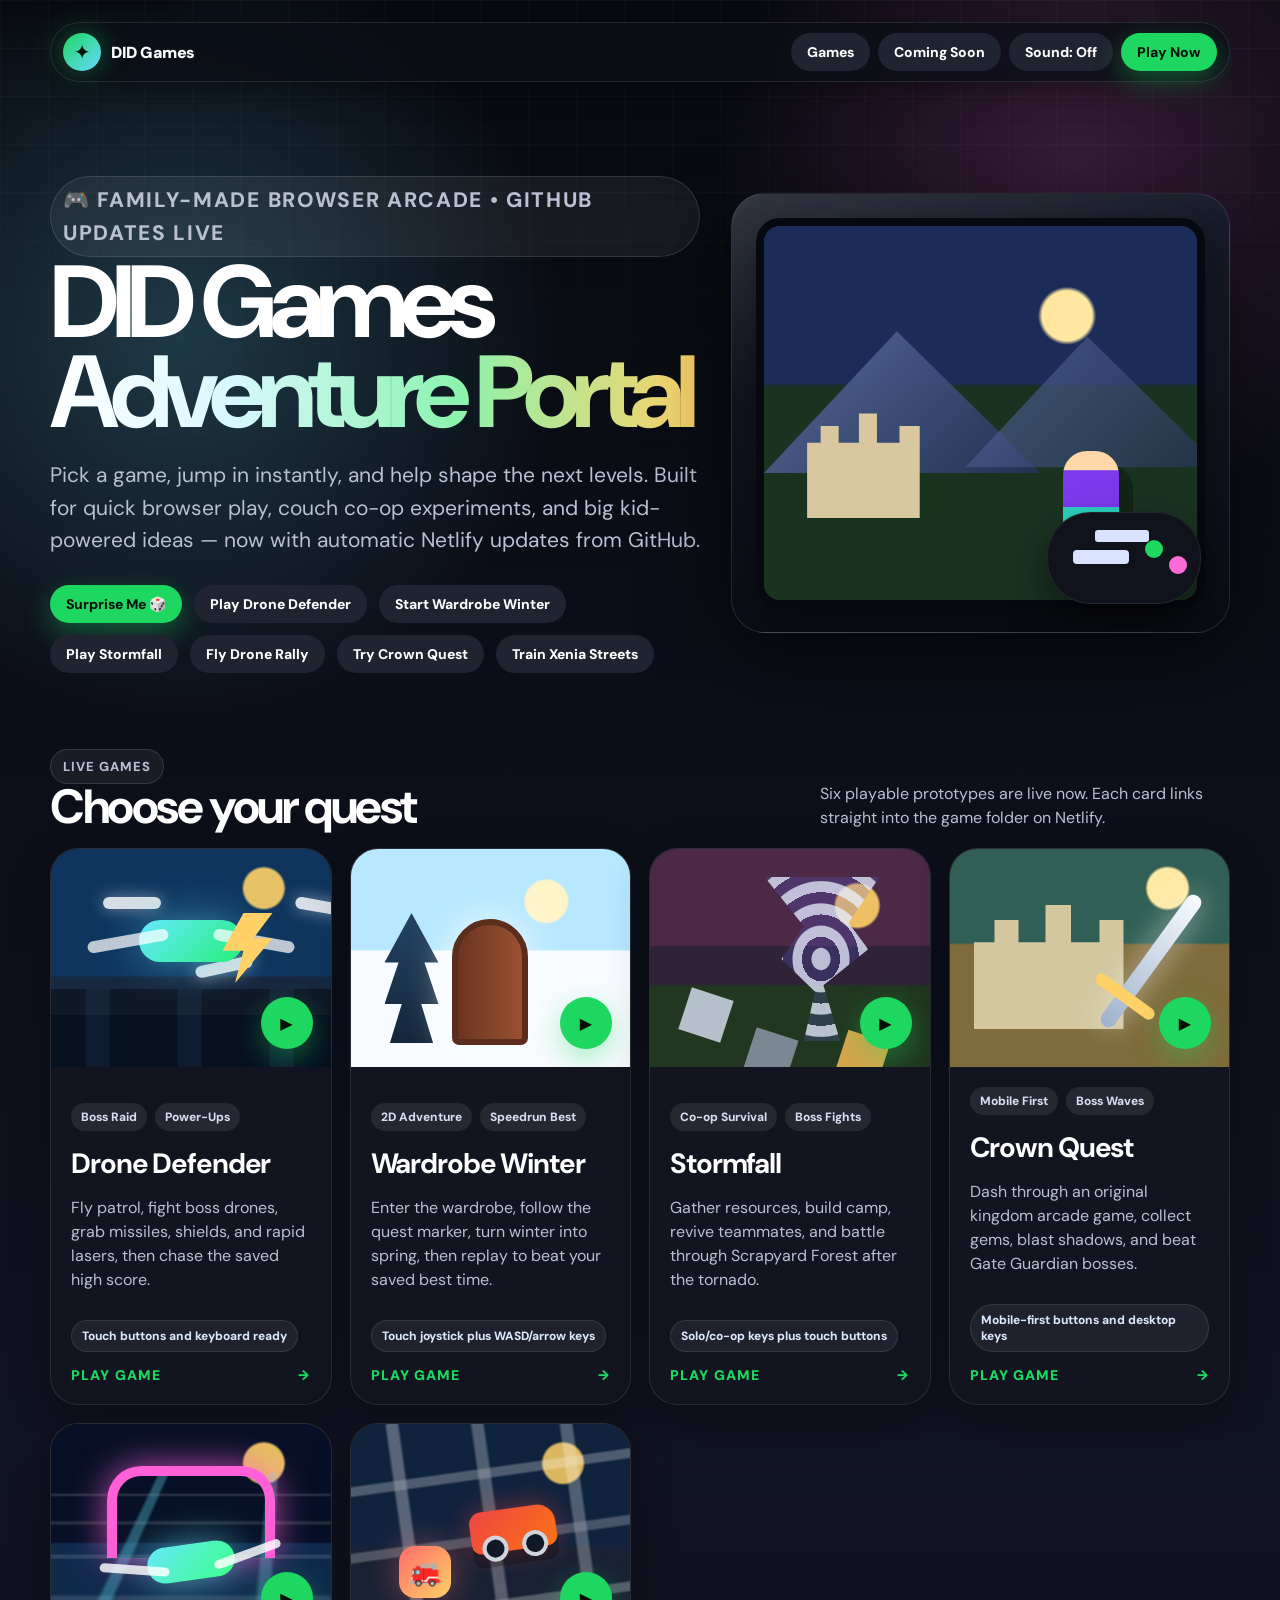
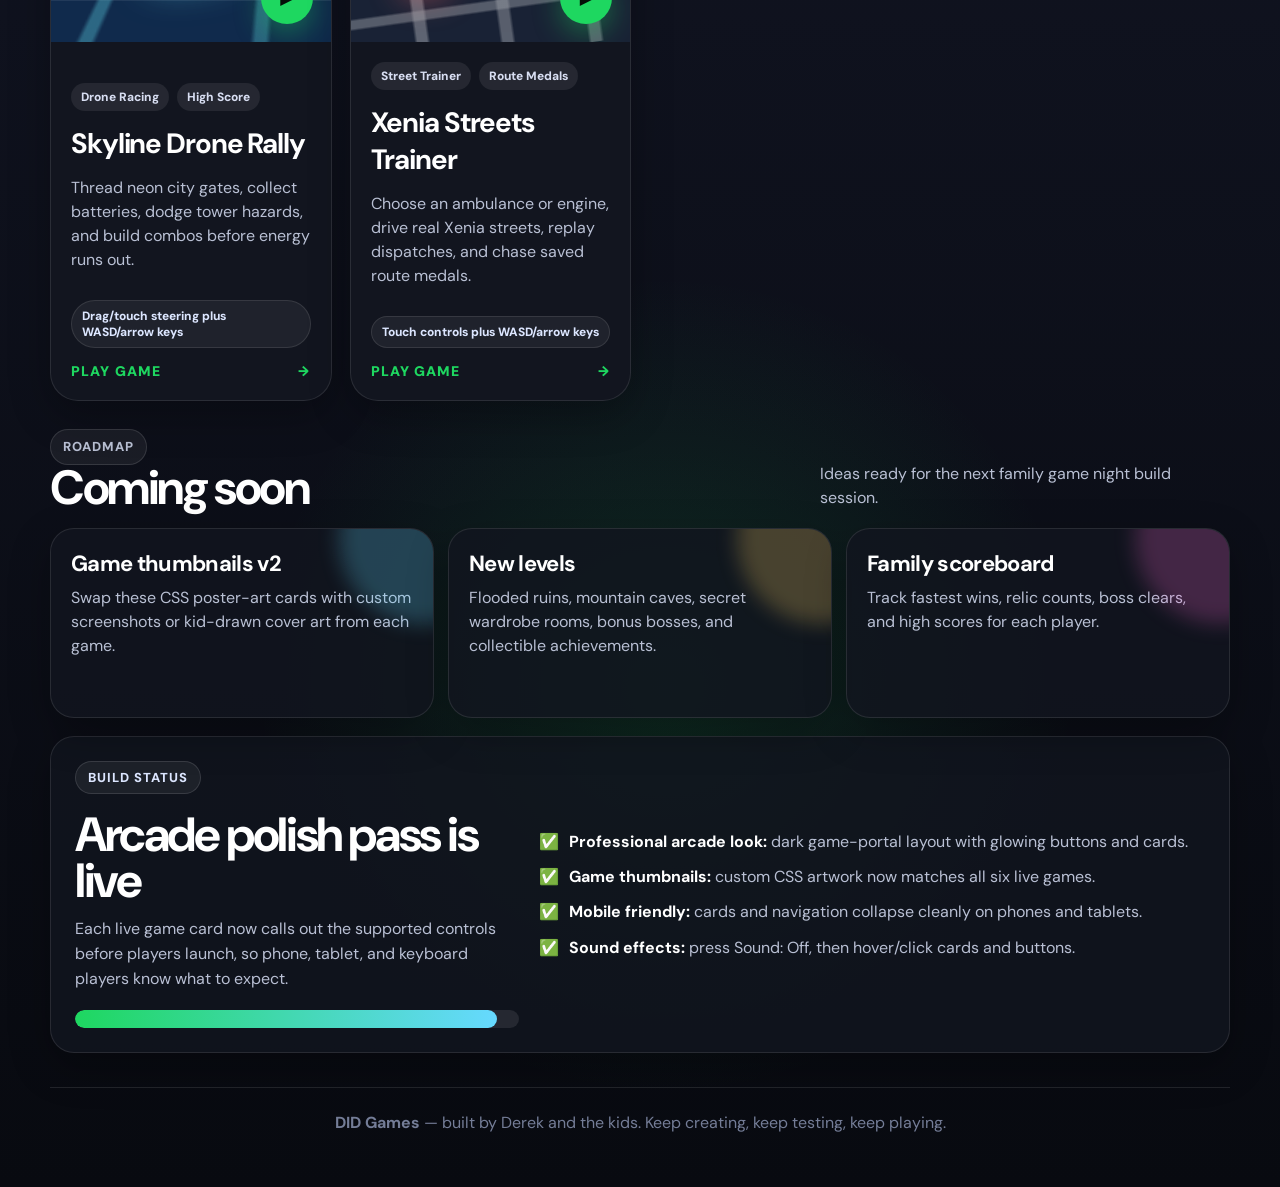
<file: index.html>
<!DOCTYPE html>
<html lang="en">
<head>
  <meta charset="UTF-8" />
  <meta name="viewport" content="width=device-width, initial-scale=1.0" />
  <meta name="description" content="DID Games is Derek and the kids' browser arcade: fantasy adventures, co-op survival, and more games in progress." />
  <title>DID Games | Family Browser Arcade</title>
  <link rel="preconnect" href="https://fonts.googleapis.com">
  <link rel="preconnect" href="https://fonts.gstatic.com" crossorigin>
  <link href="https://fonts.googleapis.com/css2?family=DM+Sans:ital,opsz,wght@0,9..40,300..900;1,9..40,300..900&display=swap" rel="stylesheet">
  <style>
    :root {
      color-scheme: dark;
      --bg: #080a10;
      --panel: #12151f;
      --panel-2: #181d2a;
      --text: #ffffff;
      --muted: #b9c0d4;
      --soft: #747d97;
      --green: #1ed760;
      --gold: #ffd166;
      --blue: #66d9ff;
      --pink: #ff6bd6;
      --purple: #8b5cf6;
      --danger: #ff6b6b;
      --shadow: rgba(0, 0, 0, 0.55) 0 22px 80px;
    }

    * { box-sizing: border-box; }

    html { scroll-behavior: smooth; }

    body {
      margin: 0;
      min-height: 100vh;
      overflow-x: hidden;
      background:
        radial-gradient(circle at 14% 12%, rgba(102, 217, 255, 0.22), transparent 30vw),
        radial-gradient(circle at 84% 6%, rgba(255, 107, 214, 0.19), transparent 28vw),
        radial-gradient(circle at 52% 82%, rgba(30, 215, 96, 0.14), transparent 32vw),
        linear-gradient(180deg, #080a10 0%, #101320 52%, #080a10 100%);
      color: var(--text);
      font-family: 'DM Sans', system-ui, -apple-system, 'Segoe UI', Roboto, sans-serif;
    }

    body::before {
      content: "";
      position: fixed;
      inset: 0;
      pointer-events: none;
      background-image:
        linear-gradient(rgba(255,255,255,.045) 1px, transparent 1px),
        linear-gradient(90deg, rgba(255,255,255,.035) 1px, transparent 1px);
      background-size: 48px 48px;
      mask-image: linear-gradient(to bottom, rgba(0,0,0,.72), transparent 74%);
    }

    a { color: inherit; }

    .skip-link {
      position: fixed;
      top: 14px;
      left: 14px;
      z-index: 99;
      transform: translateY(-140%);
      border-radius: 999px;
      padding: 10px 16px;
      background: var(--gold);
      color: #171109;
      font-weight: 900;
      text-decoration: none;
      box-shadow: rgba(0,0,0,.35) 0 10px 28px;
      transition: transform .18s ease;
    }

    .skip-link:focus {
      transform: translateY(0);
      outline: 3px solid rgba(255,255,255,.72);
      outline-offset: 3px;
    }

    .page {
      position: relative;
      width: min(1180px, calc(100% - 32px));
      margin: 0 auto;
      padding: 22px 0 54px;
    }

    .topbar {
      position: sticky;
      top: 12px;
      z-index: 10;
      display: flex;
      justify-content: space-between;
      align-items: center;
      gap: 14px;
      margin-bottom: 34px;
      padding: 10px 12px;
      border: 1px solid rgba(255,255,255,.1);
      border-radius: 999px;
      background: rgba(12, 15, 23, .78);
      box-shadow: rgba(0,0,0,.32) 0 10px 30px;
      backdrop-filter: blur(18px);
    }

    .logo {
      display: inline-flex;
      align-items: center;
      gap: 10px;
      min-width: 0;
      text-decoration: none;
      font-weight: 900;
      letter-spacing: -.03em;
    }

    .logo-mark {
      width: 38px;
      height: 38px;
      display: grid;
      place-items: center;
      border-radius: 50%;
      background: linear-gradient(135deg, var(--green), var(--blue));
      color: #061006;
      box-shadow: rgba(30, 215, 96, .4) 0 0 28px;
      font-size: 20px;
    }

    .nav {
      display: flex;
      gap: 8px;
      align-items: center;
    }

    .pill,
    .sound-toggle {
      border: 0;
      border-radius: 999px;
      padding: 10px 16px;
      background: #1f2430;
      color: var(--text);
      text-decoration: none;
      font: inherit;
      font-size: 14px;
      font-weight: 800;
      cursor: pointer;
      transition: transform .18s ease, background .18s ease, box-shadow .18s ease;
    }

    .pill:hover,
    .sound-toggle:hover {
      transform: translateY(-2px);
      background: #2a3142;
    }

    .pill.primary {
      background: var(--green);
      color: #07120a;
      box-shadow: rgba(30, 215, 96, .35) 0 10px 28px;
    }

    .hero {
      display: grid;
      grid-template-columns: minmax(0, 1.02fr) minmax(320px, .78fr);
      gap: 28px;
      align-items: center;
      padding: 38px 0 48px;
    }

    .eyebrow {
      display: inline-flex;
      align-items: center;
      gap: 8px;
      margin: 0 0 18px;
      padding: 7px 12px;
      border: 1px solid rgba(255,255,255,.12);
      border-radius: 999px;
      background: rgba(255,255,255,.06);
      color: #dce6ff;
      font-size: 13px;
      font-weight: 800;
      letter-spacing: .08em;
      text-transform: uppercase;
    }

    h1 {
      margin: 0;
      max-width: 760px;
      font-size: clamp(46px, 8vw, 104px);
      line-height: .88;
      letter-spacing: -.08em;
    }

    .gradient-text {
      display: block;
      background: linear-gradient(90deg, #fff 0%, #d8f8ff 28%, #8cf3af 62%, #ffd166 100%);
      -webkit-background-clip: text;
      background-clip: text;
      color: transparent;
    }

    .hero p {
      max-width: 650px;
      margin: 22px 0 0;
      color: var(--muted);
      font-size: clamp(17px, 2vw, 21px);
      line-height: 1.55;
    }

    .hero-actions {
      display: flex;
      flex-wrap: wrap;
      gap: 12px;
      margin-top: 28px;
    }

    .hero-card {
      position: relative;
      min-height: 440px;
      overflow: hidden;
      border: 1px solid rgba(255,255,255,.1);
      border-radius: 34px;
      background:
        linear-gradient(160deg, rgba(255,255,255,.12), transparent 34%),
        linear-gradient(180deg, rgba(24, 29, 42, .96), rgba(12, 15, 23, .94));
      box-shadow: var(--shadow);
    }

    .arcade-screen {
      position: absolute;
      inset: 24px;
      overflow: hidden;
      border: 8px solid #070910;
      border-radius: 24px;
      background: #111827;
      box-shadow: inset rgba(255,255,255,.14) 0 0 0 1px, rgba(0,0,0,.44) 0 20px 60px;
    }

    .arcade-scene {
      position: absolute;
      inset: 0;
      background:
        radial-gradient(circle at 70% 24%, #ffe7a0 0 6%, transparent 7%),
        linear-gradient(180deg, #1b2c58 0 42%, #193321 43% 100%);
    }

    .mountain {
      position: absolute;
      bottom: 34%;
      width: 64%;
      height: 38%;
      background: linear-gradient(135deg, #5b6ea5, #243258);
      clip-path: polygon(0 100%, 48% 0, 100% 100%);
      opacity: .9;
    }
    .mountain.two { right: -8%; bottom: 34%; transform: scale(.92); opacity: .65; }

    .castle {
      position: absolute;
      left: 10%;
      bottom: 22%;
      width: 26%;
      height: 28%;
      background: #d9c79f;
      clip-path: polygon(0 100%, 0 28%, 12% 28%, 12% 12%, 28% 12%, 28% 28%, 46% 28%, 46% 0, 62% 0, 62% 28%, 82% 28%, 82% 12%, 100% 12%, 100% 100%);
      filter: drop-shadow(0 14px 0 rgba(0,0,0,.2));
    }

    .hero-sprite {
      position: absolute;
      right: 18%;
      bottom: 18%;
      width: 56px;
      height: 82px;
      border-radius: 24px 24px 12px 12px;
      background: linear-gradient(#ffd7a8 0 23%, #7c3aed 24% 68%, #2dd4bf 69% 100%);
      box-shadow: rgba(0,0,0,.28) 14px 14px 0;
      animation: bob 2.2s ease-in-out infinite;
    }

    .gamepad {
      position: absolute;
      right: 28px;
      bottom: 28px;
      width: 154px;
      height: 92px;
      border-radius: 44px;
      background: #10131b;
      box-shadow: rgba(0,0,0,.5) 0 18px 40px, inset rgba(255,255,255,.08) 0 0 0 1px;
    }
    .gamepad::before, .gamepad::after {
      content: "";
      position: absolute;
      border-radius: 50%;
      background: var(--green);
    }
    .gamepad::before { width: 18px; height: 18px; right: 38px; top: 28px; box-shadow: 24px 16px 0 var(--pink); }
    .gamepad::after { width: 56px; height: 14px; left: 26px; top: 38px; border-radius: 4px; background: #d9e2ff; box-shadow: 21px -21px 0 -1px #d9e2ff; }

    @keyframes bob { 0%, 100% { transform: translateY(0); } 50% { transform: translateY(-10px); } }

    .section-head {
      display: flex;
      justify-content: space-between;
      align-items: end;
      gap: 20px;
      margin: 28px 0 18px;
    }

    h2 {
      margin: 0;
      font-size: clamp(28px, 4vw, 48px);
      line-height: .95;
      letter-spacing: -.05em;
    }

    .section-head p {
      max-width: 410px;
      margin: 0;
      color: var(--muted);
      line-height: 1.5;
    }

    .games {
      display: grid;
      grid-template-columns: repeat(auto-fit, minmax(250px, 1fr));
      gap: 18px;
    }

    .game-card {
      position: relative;
      min-height: 430px;
      display: flex;
      flex-direction: column;
      justify-content: space-between;
      overflow: hidden;
      border: 1px solid rgba(255,255,255,.1);
      border-radius: 28px;
      background: var(--panel);
      color: inherit;
      text-decoration: none;
      box-shadow: rgba(0,0,0,.28) 0 14px 40px;
      transition: transform .2s ease, border-color .2s ease, box-shadow .2s ease;
    }

    .game-card:hover {
      transform: translateY(-8px);
      border-color: rgba(30,215,96,.55);
      box-shadow: rgba(0,0,0,.45) 0 24px 70px;
    }

    .thumb {
      position: relative;
      min-height: 218px;
      overflow: hidden;
      background: #1f2937;
    }

    .thumb::after {
      content: "▶";
      position: absolute;
      right: 18px;
      bottom: 18px;
      width: 52px;
      height: 52px;
      display: grid;
      place-items: center;
      border-radius: 50%;
      background: var(--green);
      color: #051008;
      font-weight: 900;
      box-shadow: rgba(30, 215, 96, .36) 0 10px 28px;
    }

    .thumb.wardrobe {
      background:
        radial-gradient(circle at 70% 24%, #fff4c8 0 8%, transparent 9%),
        linear-gradient(180deg, #b7e8ff 0 46%, #f8fbff 47% 100%);
    }
    .thumb.wardrobe .tree,
    .thumb.wardrobe .tree::before,
    .thumb.wardrobe .tree::after {
      position: absolute;
      bottom: 24px;
      width: 54px;
      height: 130px;
      background: linear-gradient(#244364, #13263b);
      clip-path: polygon(50% 0, 100% 38%, 74% 38%, 100% 70%, 68% 70%, 90% 100%, 10% 100%, 32% 70%, 0 70%, 26% 38%, 0 38%);
      content: "";
    }
    .thumb.wardrobe .tree { left: 34px; }
    .thumb.wardrobe .tree::before { left: 98px; bottom: -10px; transform: scale(.86); }
    .thumb.wardrobe .tree::after { left: 188px; bottom: -4px; transform: scale(1.08); }
    .wardrobe-door {
      position: absolute;
      left: 50%;
      bottom: 22px;
      width: 76px;
      height: 126px;
      transform: translateX(-50%);
      border: 6px solid #5a2d1d;
      border-radius: 42px 42px 8px 8px;
      background: linear-gradient(90deg, #6b3422, #9a5131);
      box-shadow: 0 0 42px rgba(255,255,255,.8);
    }

    .thumb.stormfall {
      background:
        radial-gradient(circle at 74% 26%, rgba(255,209,102,.9) 0 8%, transparent 9%),
        linear-gradient(180deg, #4b2947 0 44%, #302338 45% 62%, #21371f 63% 100%);
    }
    .tornado {
      position: absolute;
      left: 36%;
      top: 28px;
      width: 140px;
      height: 164px;
      background: repeating-radial-gradient(ellipse at center, rgba(226,232,255,.92) 0 9px, rgba(99,102,241,.25) 10px 19px);
      clip-path: polygon(10% 0, 92% 0, 70% 28%, 84% 44%, 52% 66%, 64% 100%, 38% 100%, 46% 70%, 22% 50%, 38% 30%);
      filter: blur(.2px);
      opacity: .86;
    }
    .scrap {
      position: absolute;
      bottom: 30px;
      left: 34px;
      width: 44px;
      height: 44px;
      background: #b6c0ca;
      transform: rotate(18deg);
      box-shadow: 74px 18px 0 #7c8794, 162px -8px 0 #d6a44a;
    }

    .thumb.prince {
      background:
        radial-gradient(circle at 78% 18%, #ffe9a3 0 7%, transparent 8%),
        linear-gradient(180deg, #315f55 0 43%, #7f6b3b 44% 100%);
    }
    .castle2 {
      position: absolute;
      left: 24px;
      bottom: 38px;
      width: 150px;
      height: 124px;
      background: #d3c7a0;
      clip-path: polygon(0 100%, 0 30%, 14% 30%, 14% 12%, 30% 12%, 30% 30%, 48% 30%, 48% 0, 65% 0, 65% 30%, 84% 30%, 84% 12%, 100% 12%, 100% 100%);
    }
    .sword {
      position: absolute;
      right: 70px;
      bottom: 26px;
      width: 16px;
      height: 160px;
      border-radius: 999px;
      background: linear-gradient(#f8fbff, #9fb2cc);
      transform: rotate(36deg);
      box-shadow: 0 0 30px rgba(255,255,255,.54);
    }
    .sword::before {
      content: "";
      position: absolute;
      left: -27px;
      bottom: 30px;
      width: 70px;
      height: 12px;
      border-radius: 999px;
      background: #ffd166;
    }

    .thumb.drone {
      background:
        radial-gradient(circle at 76% 18%, rgba(255,209,102,.9) 0 7%, transparent 8%),
        linear-gradient(180deg, #0f355f 0 58%, #17283f 59% 100%);
    }

    .thumb.xenia {
      background:
        radial-gradient(circle at 76% 18%, rgba(255,209,102,.85) 0 7%, transparent 8%),
        linear-gradient(180deg, #10233d 0 56%, #192235 57% 100%);
    }
    .street-grid {
      position: absolute;
      inset: 0;
      background:
        linear-gradient(90deg, transparent 0 21%, rgba(255,255,255,.55) 22% 25%, transparent 26% 48%, rgba(255,255,255,.5) 49% 52%, transparent 53% 76%, rgba(255,255,255,.5) 77% 80%, transparent 81%),
        linear-gradient(0deg, transparent 0 18%, rgba(255,255,255,.48) 19% 22%, transparent 23% 45%, rgba(255,255,255,.42) 46% 49%, transparent 50% 72%, rgba(255,255,255,.48) 73% 76%, transparent 77%);
      opacity: .55;
      transform: rotate(-8deg) scale(1.12);
    }
    .station-dot {
      position: absolute;
      left: 48px;
      bottom: 44px;
      width: 52px;
      height: 52px;
      display: grid;
      place-items: center;
      border-radius: 16px;
      background: linear-gradient(135deg, #ff6b6b, #ffd166);
      color: #220808;
      font-size: 26px;
      box-shadow: 0 0 32px rgba(255,107,107,.45);
    }
    .apparatus {
      position: absolute;
      right: 74px;
      top: 84px;
      width: 86px;
      height: 42px;
      border-radius: 12px 18px 10px 10px;
      background: linear-gradient(135deg, #ef4444, #f97316);
      box-shadow: 0 14px 0 rgba(0,0,0,.25), 0 0 26px rgba(239,68,68,.45);
      transform: rotate(-8deg);
    }
    .apparatus::before,
    .apparatus::after {
      content: "";
      position: absolute;
      bottom: -9px;
      width: 18px;
      height: 18px;
      border-radius: 50%;
      background: #111827;
      border: 4px solid #d1d5db;
    }
    .apparatus::before { left: 10px; }
    .apparatus::after { right: 10px; }
    .cityline {
      position: absolute;
      left: 0;
      right: 0;
      bottom: 0;
      height: 78px;
      background: repeating-linear-gradient(90deg, #07111f 0 34px, #0d1c31 35px 58px, #07111f 59px 92px);
      box-shadow: inset 0 26px 0 rgba(255,255,255,.035);
    }
    .drone-body {
      position: absolute;
      left: 50%;
      top: 42%;
      width: 104px;
      height: 42px;
      transform: translate(-50%, -50%);
      border-radius: 999px;
      background: linear-gradient(135deg, #66e8ff, #25f07a);
      box-shadow: 0 0 38px rgba(102,232,255,.45);
    }
    .drone-body::before,
    .drone-body::after {
      content: "";
      position: absolute;
      top: 50%;
      width: 82px;
      height: 12px;
      border-radius: 999px;
      background: rgba(255,255,255,.72);
    }
    .drone-body::before { right: 74px; transform: translateY(-50%) rotate(-10deg); }
    .drone-body::after { left: 74px; transform: translateY(-50%) rotate(10deg); }
    .rotor,
    .rotor::before,
    .rotor::after {
      position: absolute;
      width: 58px;
      height: 12px;
      border-radius: 999px;
      background: rgba(255,255,255,.84);
      box-shadow: 0 0 16px rgba(255,255,255,.45);
      content: "";
    }
    .rotor { left: 52px; top: 48px; }
    .rotor::before { left: 192px; top: 4px; transform: rotate(10deg); }
    .rotor::after { left: 92px; top: 64px; transform: rotate(-12deg); }
    .bolt {
      position: absolute;
      right: 58px;
      top: 64px;
      width: 50px;
      height: 70px;
      background: #ffd166;
      clip-path: polygon(42% 0, 100% 0, 62% 36%, 100% 36%, 25% 100%, 42% 54%, 0 54%);
      filter: drop-shadow(0 0 18px rgba(255,209,102,.8));
    }


    .thumb.skyline {
      background:
        radial-gradient(circle at 76% 18%, rgba(255,209,102,.9) 0 7%, transparent 8%),
        linear-gradient(180deg, #071026 0 54%, #102a4c 55% 100%);
    }
    .rally-road {
      position: absolute;
      inset: 0;
      background:
        linear-gradient(105deg, transparent 0 31%, rgba(103,232,249,.42) 32% 34%, transparent 35% 65%, rgba(103,232,249,.38) 66% 68%, transparent 69%),
        repeating-linear-gradient(180deg, transparent 0 28px, rgba(255,255,255,.16) 29px 32px);
      opacity: .76;
      transform: perspective(180px) rotateX(28deg) translateY(42px) scale(1.15);
    }
    .rally-gate {
      position: absolute;
      left: 50%;
      top: 42px;
      width: 168px;
      height: 92px;
      transform: translateX(-50%);
      border: 10px solid #ff5fd7;
      border-bottom: 0;
      border-radius: 34px 34px 0 0;
      box-shadow: 0 0 34px rgba(255,95,215,.72);
    }
    .rally-drone {
      position: absolute;
      left: 50%;
      bottom: 62px;
      width: 88px;
      height: 36px;
      transform: translateX(-50%) rotate(-8deg);
      border-radius: 999px;
      background: linear-gradient(135deg, #67e8f9, #39ff88);
      box-shadow: 0 0 38px rgba(103,232,249,.62);
    }
    .rally-drone::before,
    .rally-drone::after {
      content: "";
      position: absolute;
      top: 50%;
      width: 70px;
      height: 9px;
      border-radius: 999px;
      background: rgba(255,255,255,.82);
    }
    .rally-drone::before { right: 66px; transform: translateY(-50%) rotate(12deg); }
    .rally-drone::after { left: 66px; transform: translateY(-50%) rotate(-12deg); }

    .game-info {
      display: grid;
      gap: 14px;
      padding: 20px;
    }

    .tag-row { display: flex; flex-wrap: wrap; gap: 8px; }
    .tag {
      border-radius: 999px;
      padding: 6px 10px;
      background: rgba(255,255,255,.08);
      color: #d8def2;
      font-size: 12px;
      font-weight: 800;
    }

    .game-info h3 {
      margin: 0;
      font-size: 28px;
      letter-spacing: -.04em;
    }

    .game-info p {
      margin: 0;
      color: var(--muted);
      line-height: 1.5;
    }

    .control-note {
      display: inline-flex;
      align-items: center;
      width: fit-content;
      margin-top: 14px;
      padding: 7px 10px;
      border: 1px solid rgba(255,255,255,.1);
      border-radius: 999px;
      background: rgba(255,255,255,.06);
      color: #dce6ff;
      font-size: 12px;
      font-weight: 800;
    }

    .play-line {
      display: flex;
      justify-content: space-between;
      align-items: center;
      color: var(--green);
      font-size: 14px;
      font-weight: 900;
      letter-spacing: .08em;
      text-transform: uppercase;
    }

    .coming-grid {
      display: grid;
      grid-template-columns: repeat(3, minmax(0, 1fr));
      gap: 14px;
      margin-top: 18px;
    }

    .coming-card,
    .studio-card {
      border: 1px solid rgba(255,255,255,.1);
      border-radius: 24px;
      background: rgba(18, 21, 31, .82);
      box-shadow: rgba(0,0,0,.28) 0 14px 40px;
    }

    .coming-card {
      min-height: 190px;
      padding: 20px;
      position: relative;
      overflow: hidden;
    }

    .coming-card::before {
      content: "";
      position: absolute;
      inset: -40% -20% auto auto;
      width: 170px;
      height: 170px;
      border-radius: 50%;
      background: var(--glow, rgba(30,215,96,.22));
      filter: blur(10px);
    }

    .coming-card strong {
      display: block;
      margin-bottom: 8px;
      font-size: 22px;
      letter-spacing: -.03em;
    }
    .coming-card p { margin: 0; color: var(--muted); line-height: 1.5; }

    .studio-card {
      display: grid;
      grid-template-columns: .8fr 1.2fr;
      gap: 20px;
      align-items: center;
      margin-top: 18px;
      padding: 24px;
      overflow: hidden;
    }

    .meter {
      height: 18px;
      overflow: hidden;
      border-radius: 999px;
      background: rgba(255,255,255,.09);
    }
    .meter span { display: block; height: 100%; border-radius: inherit; background: linear-gradient(90deg, var(--green), var(--blue)); }

    .studio-list {
      display: grid;
      gap: 12px;
      margin: 0;
      padding: 0;
      list-style: none;
    }
    .studio-list li {
      display: flex;
      gap: 10px;
      align-items: start;
      color: var(--muted);
      line-height: 1.45;
    }
    .studio-list b { color: var(--text); }

    footer {
      margin-top: 34px;
      padding: 24px 0 0;
      border-top: 1px solid rgba(255,255,255,.1);
      color: var(--soft);
      text-align: center;
    }

    @media (max-width: 980px) {
      .hero { grid-template-columns: 1fr; }
      .hero-card { min-height: 340px; }
      .games, .coming-grid { grid-template-columns: 1fr 1fr; }
      .studio-card { grid-template-columns: 1fr; }
    }

    @media (max-width: 680px) {
      .page { width: min(100% - 22px, 1180px); padding-top: 10px; }
      .topbar { align-items: stretch; border-radius: 24px; flex-direction: column; }
      .nav { display: grid; grid-template-columns: 1fr 1fr; }
      .pill, .sound-toggle { text-align: center; padding: 11px 12px; }
      .hero { padding-top: 18px; }
      .hero-actions { display: grid; grid-template-columns: 1fr; }
      .games, .coming-grid { grid-template-columns: 1fr; }
      .game-card { min-height: 380px; }
      .section-head { align-items: start; flex-direction: column; }
      .arcade-screen { inset: 14px; }
      .gamepad { transform: scale(.78); transform-origin: bottom right; }
    }
  </style>
</head>
<body>
  <a class="skip-link" href="#games">Skip to live games</a>
  <div class="page">
    <header class="topbar" aria-label="DID Games navigation">
      <a class="logo" href="./" aria-label="DID Games home">
        <span class="logo-mark">✦</span>
        <span>DID Games</span>
      </a>
      <nav class="nav" aria-label="Main navigation">
        <a class="pill" href="#games">Games</a>
        <a class="pill" href="#coming-soon">Coming Soon</a>
        <button class="sound-toggle" id="soundToggle" type="button" aria-pressed="false">Sound: Off</button>
        <a class="pill primary" href="#games">Play Now</a>
      </nav>
    </header>

    <main>
      <section class="hero" aria-labelledby="hero-title">
        <div>
          <p class="eyebrow">🎮 Family-made browser arcade • GitHub updates live</p>
          <h1 id="hero-title">DID Games <span class="gradient-text">Adventure Portal</span></h1>
          <p>Pick a game, jump in instantly, and help shape the next levels. Built for quick browser play, couch co-op experiments, and big kid-powered ideas — now with automatic Netlify updates from GitHub.</p>
          <div class="hero-actions">
            <button class="pill primary" id="randomGame" type="button">Surprise Me 🎲</button>
            <a class="pill" href="drone-defender/">Play Drone Defender</a>
            <a class="pill" href="wardrobe-winter/">Start Wardrobe Winter</a>
            <a class="pill" href="stormfall/">Play Stormfall</a>
            <a class="pill" href="skyline-drone-rally/">Fly Drone Rally</a>
            <a class="pill" href="prince-castpeun/">Try Crown Quest</a>
            <a class="pill" href="xenia-fire-trainer/">Train Xenia Streets</a>
          </div>
        </div>

        <div class="hero-card" aria-label="Arcade illustration">
          <div class="arcade-screen">
            <div class="arcade-scene"></div>
            <div class="mountain"></div>
            <div class="mountain two"></div>
            <div class="castle"></div>
            <div class="hero-sprite"></div>
          </div>
          <div class="gamepad" aria-hidden="true"></div>
        </div>
      </section>

      <section id="games" aria-labelledby="games-title">
        <div class="section-head">
          <div>
            <p class="eyebrow">Live games</p>
            <h2 id="games-title">Choose your quest</h2>
          </div>
          <p>Six playable prototypes are live now. Each card links straight into the game folder on Netlify.</p>
        </div>

        <div class="games">
          <a class="game-card" href="drone-defender/" aria-label="Play Drone Defender">
            <div class="thumb drone"><span class="cityline"></span><span class="rotor"></span><span class="drone-body"></span><span class="bolt"></span></div>
            <div class="game-info">
              <div class="tag-row"><span class="tag">Boss Raid</span><span class="tag">Power-Ups</span></div>
              <h3>Drone Defender</h3>
              <p>Fly patrol, fight boss drones, grab missiles, shields, and rapid lasers, then chase the saved high score.</p>
              <span class="control-note">Touch buttons and keyboard ready</span>
              <div class="play-line"><span>Play game</span><span>→</span></div>
            </div>
          </a>

          <a class="game-card" href="wardrobe-winter/" aria-label="Play Wardrobe Winter">
            <div class="thumb wardrobe"><span class="tree"></span><span class="wardrobe-door"></span></div>
            <div class="game-info">
              <div class="tag-row"><span class="tag">2D Adventure</span><span class="tag">Speedrun Best</span></div>
              <h3>Wardrobe Winter</h3>
              <p>Enter the wardrobe, follow the quest marker, turn winter into spring, then replay to beat your saved best time.</p>
              <span class="control-note">Touch joystick plus WASD/arrow keys</span>
              <div class="play-line"><span>Play game</span><span>→</span></div>
            </div>
          </a>

          <a class="game-card" href="stormfall/" aria-label="Play Stormfall">
            <div class="thumb stormfall"><span class="tornado"></span><span class="scrap"></span></div>
            <div class="game-info">
              <div class="tag-row"><span class="tag">Co-op Survival</span><span class="tag">Boss Fights</span></div>
              <h3>Stormfall</h3>
              <p>Gather resources, build camp, revive teammates, and battle through Scrapyard Forest after the tornado.</p>
              <span class="control-note">Solo/co-op keys plus touch buttons</span>
              <div class="play-line"><span>Play game</span><span>→</span></div>
            </div>
          </a>

          <a class="game-card" href="prince-castpeun/" aria-label="Play Crown Quest">
            <div class="thumb prince"><span class="castle2"></span><span class="sword"></span></div>
            <div class="game-info">
              <div class="tag-row"><span class="tag">Mobile First</span><span class="tag">Boss Waves</span></div>
              <h3>Crown Quest</h3>
              <p>Dash through an original kingdom arcade game, collect gems, blast shadows, and beat Gate Guardian bosses.</p>
              <span class="control-note">Mobile-first buttons and desktop keys</span>
              <div class="play-line"><span>Play game</span><span>→</span></div>
            </div>
          </a>



          <a class="game-card" href="skyline-drone-rally/" aria-label="Play Skyline Drone Rally">
            <div class="thumb skyline"><span class="rally-road"></span><span class="rally-gate"></span><span class="rally-drone"></span></div>
            <div class="game-info">
              <div class="tag-row"><span class="tag">Drone Racing</span><span class="tag">High Score</span></div>
              <h3>Skyline Drone Rally</h3>
              <p>Thread neon city gates, collect batteries, dodge tower hazards, and build combos before energy runs out.</p>
              <span class="control-note">Drag/touch steering plus WASD/arrow keys</span>
              <div class="play-line"><span>Play game</span><span>→</span></div>
            </div>
          </a>

          <a class="game-card" href="xenia-fire-trainer/" aria-label="Play Xenia Streets Trainer">
            <div class="thumb xenia"><span class="street-grid"></span><span class="station-dot">🚒</span><span class="apparatus"></span></div>
            <div class="game-info">
              <div class="tag-row"><span class="tag">Street Trainer</span><span class="tag">Route Medals</span></div>
              <h3>Xenia Streets Trainer</h3>
              <p>Choose an ambulance or engine, drive real Xenia streets, replay dispatches, and chase saved route medals.</p>
              <span class="control-note">Touch controls plus WASD/arrow keys</span>
              <div class="play-line"><span>Play game</span><span>→</span></div>
            </div>
          </a>
        </div>
      </section>

      <section id="coming-soon" aria-labelledby="coming-title">
        <div class="section-head">
          <div>
            <p class="eyebrow">Roadmap</p>
            <h2 id="coming-title">Coming soon</h2>
          </div>
          <p>Ideas ready for the next family game night build session.</p>
        </div>

        <div class="coming-grid">
          <article class="coming-card" style="--glow: rgba(102,217,255,.24)">
            <strong>Game thumbnails v2</strong>
            <p>Swap these CSS poster-art cards with custom screenshots or kid-drawn cover art from each game.</p>
          </article>
          <article class="coming-card" style="--glow: rgba(255,209,102,.24)">
            <strong>New levels</strong>
            <p>Flooded ruins, mountain caves, secret wardrobe rooms, bonus bosses, and collectible achievements.</p>
          </article>
          <article class="coming-card" style="--glow: rgba(255,107,214,.22)">
            <strong>Family scoreboard</strong>
            <p>Track fastest wins, relic counts, boss clears, and high scores for each player.</p>
          </article>
        </div>

        <article class="studio-card" aria-label="DID Games studio status">
          <div>
            <p class="eyebrow">Build status</p>
            <h2>Arcade polish pass is live</h2>
            <p style="color: var(--muted); line-height: 1.55; margin: 14px 0 18px;">Each live game card now calls out the supported controls before players launch, so phone, tablet, and keyboard players know what to expect.</p>
            <div class="meter" aria-label="Arcade polish progress"><span style="width: 95%"></span></div>
          </div>
          <ul class="studio-list">
            <li>✅ <span><b>Professional arcade look:</b> dark game-portal layout with glowing buttons and cards.</span></li>
            <li>✅ <span><b>Game thumbnails:</b> custom CSS artwork now matches all six live games.</span></li>
            <li>✅ <span><b>Mobile friendly:</b> cards and navigation collapse cleanly on phones and tablets.</span></li>
            <li>✅ <span><b>Sound effects:</b> press Sound: Off, then hover/click cards and buttons.</span></li>
          </ul>
        </article>
      </section>
    </main>

    <footer>
      <strong>DID Games</strong> — built by Derek and the kids. Keep creating, keep testing, keep playing.
    </footer>
  </div>

  <script>
    const soundToggle = document.getElementById('soundToggle');
    const randomGame = document.getElementById('randomGame');
    const liveGames = [
      'drone-defender/',
      'wardrobe-winter/',
      'stormfall/',
      'skyline-drone-rally/',
      'prince-castpeun/',
      'xenia-fire-trainer/'
    ];
    let audioContext = null;
    let soundEnabled = false;

    function beep(frequency = 440, duration = 0.05, type = 'sine', gain = 0.025) {
      if (!soundEnabled) return;
      audioContext ||= new (window.AudioContext || window.webkitAudioContext)();
      const oscillator = audioContext.createOscillator();
      const volume = audioContext.createGain();
      oscillator.type = type;
      oscillator.frequency.value = frequency;
      volume.gain.value = gain;
      oscillator.connect(volume);
      volume.connect(audioContext.destination);
      oscillator.start();
      volume.gain.exponentialRampToValueAtTime(0.0001, audioContext.currentTime + duration);
      oscillator.stop(audioContext.currentTime + duration);
    }

    soundToggle.addEventListener('click', async () => {
      soundEnabled = !soundEnabled;
      soundToggle.textContent = soundEnabled ? 'Sound: On' : 'Sound: Off';
      soundToggle.setAttribute('aria-pressed', String(soundEnabled));
      if (soundEnabled) {
        audioContext ||= new (window.AudioContext || window.webkitAudioContext)();
        if (audioContext.state === 'suspended') await audioContext.resume();
        beep(523, .07, 'square', .035);
        setTimeout(() => beep(784, .08, 'triangle', .03), 90);
      }
    });

    randomGame.addEventListener('click', () => {
      const destination = liveGames[Math.floor(Math.random() * liveGames.length)];
      beep(880, .06, 'square', .03);
      window.location.href = destination;
    });

    document.querySelectorAll('a, button, .game-card').forEach((element) => {
      element.addEventListener('mouseenter', () => beep(330, .035, 'triangle', .018));
      element.addEventListener('click', () => beep(660, .045, 'square', .025));
    });
  </script>
</body>
</html>
</file>
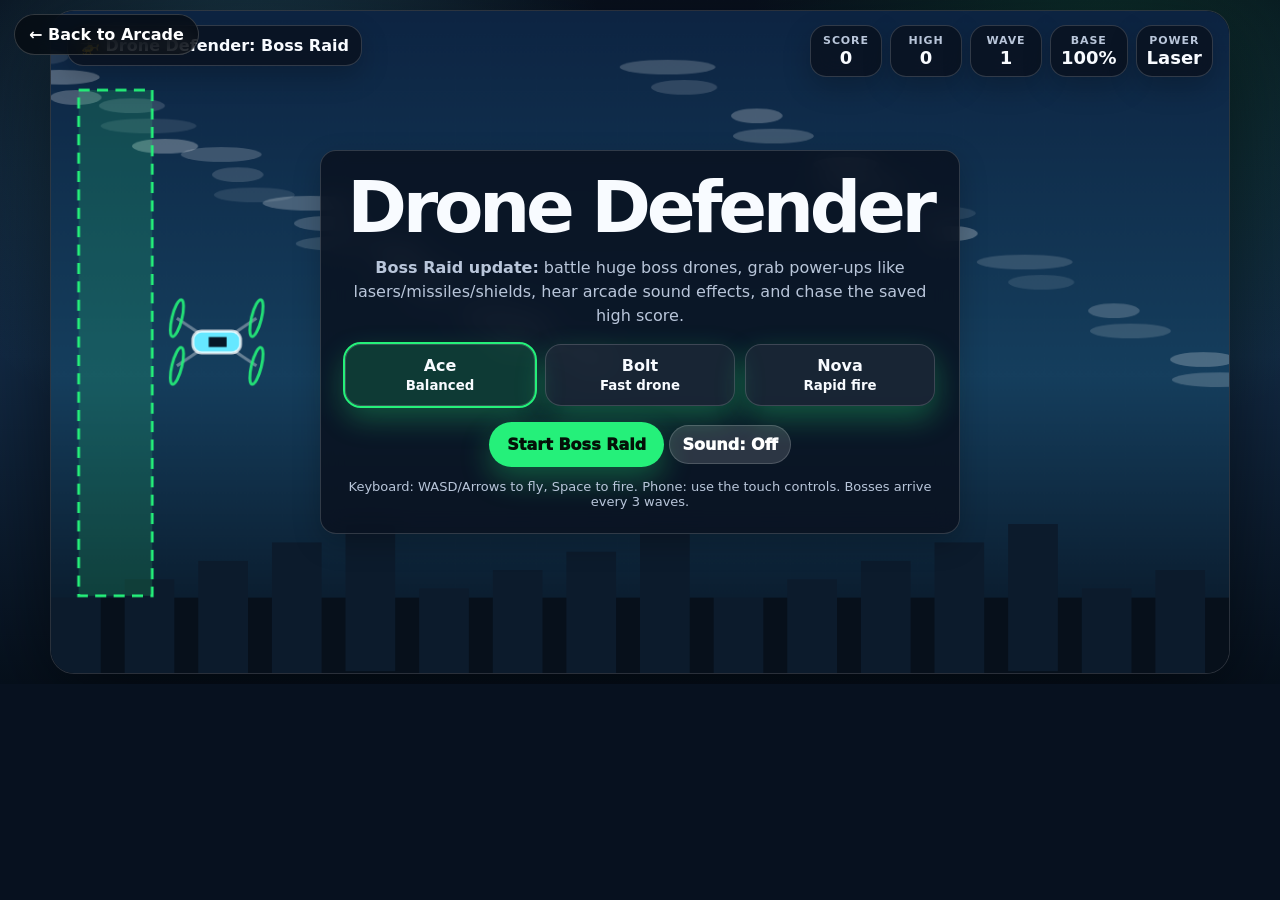
<file: drone-defender/index.html>
<!DOCTYPE html>
<html lang="en">
<head>
  <meta charset="UTF-8" />
  <meta name="viewport" content="width=device-width, initial-scale=1.0, user-scalable=no" />
  <title>Drone Defender | DID Games</title>
  <style>
    :root {
      color-scheme: dark;
      --bg: #07111f;
      --panel: rgba(10, 18, 32, .86);
      --cyan: #66e8ff;
      --green: #25f07a;
      --gold: #ffd166;
      --red: #ff5d73;
      --purple: #9b7cff;
      --text: #f8fbff;
      --muted: #b9c6da;
    }
    * { box-sizing: border-box; }
    html, body { margin: 0; min-height: 100%; overflow: hidden; background: var(--bg); color: var(--text); font-family: system-ui, -apple-system, Segoe UI, sans-serif; }
    body {
      display: grid;
      place-items: center;
      background:
        radial-gradient(circle at 20% 16%, rgba(102,232,255,.2), transparent 28vw),
        radial-gradient(circle at 86% 12%, rgba(37,240,122,.14), transparent 28vw),
        linear-gradient(180deg, #08101d, #122943 52%, #06101c);
      touch-action: none;
      user-select: none;
    }
    .home {
      position: fixed;
      left: 14px;
      top: 14px;
      z-index: 20;
      padding: 10px 14px;
      border: 1px solid rgba(255,255,255,.18);
      border-radius: 999px;
      background: rgba(5,9,15,.72);
      color: white;
      text-decoration: none;
      font-weight: 800;
      backdrop-filter: blur(12px);
    }
    .wrap { width: min(100vw, calc(100vh * 16 / 9), 1200px); padding: 10px; }
    .shell {
      position: relative;
      overflow: hidden;
      border: 1px solid rgba(255,255,255,.16);
      border-radius: 24px;
      background: rgba(1, 8, 18, .72);
      box-shadow: rgba(0,0,0,.5) 0 24px 80px;
      aspect-ratio: 16 / 9;
    }
    canvas { width: 100%; height: 100%; display: block; touch-action: none; }
    .hud {
      position: absolute;
      left: 16px;
      right: 16px;
      top: 14px;
      z-index: 5;
      display: flex;
      justify-content: space-between;
      align-items: start;
      gap: 10px;
      pointer-events: none;
    }
    .badge, .panel {
      border: 1px solid rgba(255,255,255,.16);
      border-radius: 16px;
      background: var(--panel);
      box-shadow: rgba(0,0,0,.22) 0 10px 28px;
      backdrop-filter: blur(12px);
    }
    .badge { padding: 10px 12px; font-weight: 900; }
    .stats { display: flex; gap: 8px; flex-wrap: wrap; justify-content: flex-end; }
    .stat { padding: 8px 10px; min-width: 72px; text-align: center; }
    .stat small { display: block; color: var(--muted); font-size: 11px; font-weight: 800; text-transform: uppercase; letter-spacing: .08em; }
    .stat b { font-size: 18px; }
    .center {
      position: absolute;
      inset: 0;
      z-index: 8;
      display: grid;
      place-items: center;
      padding: 24px;
      pointer-events: none;
    }
    .start-card {
      width: min(640px, 94%);
      padding: 24px;
      text-align: center;
      pointer-events: auto;
    }
    h1 { margin: 0; font-size: clamp(34px, 7vw, 72px); line-height: .9; letter-spacing: -.06em; }
    .start-card p { color: var(--muted); line-height: 1.5; }
    .pilot-grid { display: grid; grid-template-columns: repeat(3, 1fr); gap: 10px; margin: 16px 0; }
    .pilot {
      border: 1px solid rgba(255,255,255,.16);
      border-radius: 16px;
      padding: 11px 8px;
      background: rgba(255,255,255,.06);
      color: var(--text);
      font-weight: 900;
      cursor: pointer;
    }
    .pilot.active { outline: 2px solid var(--green); background: rgba(37,240,122,.16); }
    button {
      border: 0;
      border-radius: 999px;
      padding: 13px 18px;
      background: var(--green);
      color: #041108;
      font: inherit;
      font-weight: 950;
      cursor: pointer;
      box-shadow: rgba(37,240,122,.3) 0 12px 30px;
    }
    .mini-button { padding: 9px 12px; background: rgba(255,255,255,.14); color: white; box-shadow: none; border: 1px solid rgba(255,255,255,.16); }
    .hint { margin-top: 12px; font-size: 13px; color: var(--muted); }
    .bossbar {
      position: absolute;
      left: 50%;
      top: 76px;
      z-index: 6;
      width: min(520px, 70%);
      transform: translateX(-50%);
      display: none;
      padding: 9px 12px;
    }
    .bossbar strong { display: flex; justify-content: space-between; font-size: 12px; text-transform: uppercase; letter-spacing: .12em; }
    .bossmeter { height: 12px; margin-top: 7px; overflow: hidden; border-radius: 999px; background: rgba(255,255,255,.12); }
    .bossmeter span { display: block; height: 100%; width: 100%; background: linear-gradient(90deg, var(--red), var(--gold)); }
    .toast {
      position: absolute;
      left: 50%;
      top: 132px;
      z-index: 6;
      transform: translateX(-50%);
      display: none;
      padding: 9px 14px;
      color: white;
      font-weight: 950;
      text-align: center;
    }
    .controls {
      position: absolute;
      left: 0;
      right: 0;
      bottom: 14px;
      z-index: 7;
      display: none;
      justify-content: space-between;
      align-items: end;
      padding: 0 18px;
      pointer-events: none;
    }
    .pad { display: grid; grid-template-columns: repeat(3, 54px); grid-template-rows: repeat(3, 54px); gap: 7px; pointer-events: auto; }
    .touch {
      border: 1px solid rgba(255,255,255,.18);
      border-radius: 16px;
      background: rgba(255,255,255,.12);
      color: white;
      padding: 0;
      font-weight: 1000;
      display: grid;
      place-items: center;
      user-select: none;
      touch-action: none;
      backdrop-filter: blur(10px);
      box-shadow: none;
    }
    .touch:active, .touch.is-pressed { background: rgba(37,240,122,.34); }
    .up { grid-column: 2; grid-row: 1; } .left { grid-column: 1; grid-row: 2; } .right { grid-column: 3; grid-row: 2; } .down { grid-column: 2; grid-row: 3; }
    .fire { width: 92px; height: 92px; border-radius: 999px; background: rgba(255,93,115,.22); pointer-events: auto; }
    @media (pointer: coarse), (max-width: 760px) {
      .controls { display: flex; }
      .wrap { width: 100vw; height: 100vh; padding: 0; }
      .shell { width: 100%; height: 100%; border-radius: 0; aspect-ratio: auto; }
      .hud { top: 10px; left: 10px; right: 10px; }
      .badge { font-size: 12px; }
      .stat { min-width: 58px; padding: 6px 7px; }
      .stat b { font-size: 15px; }
      .home { top: 8px; left: 8px; padding: 8px 10px; font-size: 13px; }
      .pilot-grid { grid-template-columns: 1fr; }
      .bossbar { top: 90px; width: 86%; }
    }

    @media (max-width: 520px) {
      .hud { left: 66px; right: 8px; gap: 5px; align-items: start; }
      .badge { display: none; }
      .stats { width: 100%; display: grid; grid-template-columns: repeat(3, 1fr); gap: 5px; }
      .stat { min-width: 0; padding: 5px 6px; border-radius: 12px; }
      .stat:nth-child(5) { display: none; }
      .stat small { font-size: 9px; }
      .stat b { font-size: 13px; }
      .bossbar { top: 58px; }
      .toast { top: 102px; width: calc(100vw - 24px); font-size: 12px; }
      .controls { bottom: calc(10px + env(safe-area-inset-bottom)); padding: 0 10px; }
      .pad { grid-template-columns: repeat(3, 42px); grid-template-rows: repeat(3, 42px); gap: 6px; }
      .fire { width: 76px; height: 76px; }
      .start-card { padding: 18px; }
      .hint { font-size: 12px; }
    }
  </style>
</head>
<body>
  <a class="home" href="../">← Back to Arcade</a>
  <div class="wrap">
    <section class="shell" aria-label="Drone Defender game">
      <canvas id="game" width="1280" height="720"></canvas>
      <div class="hud">
        <div class="badge">🚁 Drone Defender: Boss Raid</div>
        <div class="stats">
          <div class="stat panel"><small>Score</small><b id="score">0</b></div>
          <div class="stat panel"><small>High</small><b id="high">0</b></div>
          <div class="stat panel"><small>Wave</small><b id="wave">1</b></div>
          <div class="stat panel"><small>Base</small><b id="base">100%</b></div>
          <div class="stat panel"><small>Power</small><b id="power">Laser</b></div>
        </div>
      </div>
      <div class="bossbar panel" id="bossBar">
        <strong><span>Boss Drone</span><span id="bossHpText">100%</span></strong>
        <div class="bossmeter"><span id="bossMeter"></span></div>
      </div>
      <div class="toast panel" id="toast">Power-up!</div>
      <div class="center" id="overlay">
        <div class="start-card panel" id="startCard">
          <h1>Drone Defender</h1>
          <p><b>Boss Raid update:</b> battle huge boss drones, grab power-ups like lasers/missiles/shields, hear arcade sound effects, and chase the saved high score.</p>
          <div class="pilot-grid" aria-label="Choose your pilot">
            <button class="pilot active" data-pilot="Ace">Ace<br><small>Balanced</small></button>
            <button class="pilot" data-pilot="Bolt">Bolt<br><small>Fast drone</small></button>
            <button class="pilot" data-pilot="Nova">Nova<br><small>Rapid fire</small></button>
          </div>
          <button id="startBtn">Start Boss Raid</button>
          <button class="mini-button" id="soundBtn" type="button">Sound: Off</button>
          <div class="hint">Keyboard: WASD/Arrows to fly, Space to fire. Phone: use the touch controls. Bosses arrive every 3 waves.</div>
        </div>
      </div>
      <div class="controls" aria-label="Touch controls">
        <div class="pad" role="group" aria-label="Move drone">
          <button class="touch up" data-key="up" type="button" aria-label="Fly up">▲</button>
          <button class="touch left" data-key="left" type="button" aria-label="Fly left">◀</button>
          <button class="touch right" data-key="right" type="button" aria-label="Fly right">▶</button>
          <button class="touch down" data-key="down" type="button" aria-label="Fly down">▼</button>
        </div>
        <button class="touch fire" data-key="fire" type="button" aria-label="Fire laser">FIRE</button>
      </div>
    </section>
  </div>

  <script>
    const canvas = document.getElementById('game');
    const ctx = canvas.getContext('2d');
    const scoreEl = document.getElementById('score');
    const highEl = document.getElementById('high');
    const waveEl = document.getElementById('wave');
    const baseEl = document.getElementById('base');
    const powerEl = document.getElementById('power');
    const overlay = document.getElementById('overlay');
    const startBtn = document.getElementById('startBtn');
    const soundBtn = document.getElementById('soundBtn');
    const bossBar = document.getElementById('bossBar');
    const bossMeter = document.getElementById('bossMeter');
    const bossHpText = document.getElementById('bossHpText');
    const toast = document.getElementById('toast');

    const W = canvas.width;
    const H = canvas.height;
    const HIGH_KEY = 'droneDefenderHighScore';
    const storage = {
      get(key, fallback = '0') {
        try {
          return localStorage.getItem(key) || fallback;
        } catch (error) {
          return fallback;
        }
      },
      set(key, value) {
        try {
          localStorage.setItem(key, value);
        } catch (error) {
          // Private browsing or blocked storage should not stop the game loop.
        }
      }
    };
    const keys = { up: false, down: false, left: false, right: false, fire: false };
    const pilots = {
      Ace: { speed: 365, cooldown: .17, color: '#66e8ff' },
      Bolt: { speed: 440, cooldown: .18, color: '#25f07a' },
      Nova: { speed: 345, cooldown: .12, color: '#ffd166' }
    };
    let selectedPilot = 'Ace';
    let running = false;
    let last = 0;
    let spawnTimer = 0;
    let packTimer = 8;
    let shotTimer = 0;
    let boss = null;
    let bossWave = 0;
    let score = 0;
    let wave = 1;
    let base = 100;
    let highScore = Number(storage.get(HIGH_KEY));
    let runStartHighScore = highScore;
    let audioContext = null;
    let soundEnabled = false;
    let toastTimer = 0;

    const player = { x: 180, y: H / 2, r: 22, speed: 365, cooldown: .17, shield: 0, weapon: 'Laser', weaponTimer: 0, color: '#66e8ff' };
    const shots = [];
    const missiles = [];
    const enemies = [];
    const packs = [];
    const sparks = [];

    highEl.textContent = highScore;

    function beep(frequency = 440, duration = .06, type = 'sine', gain = .028) {
      if (!soundEnabled) return;
      audioContext ||= new (window.AudioContext || window.webkitAudioContext)();
      const oscillator = audioContext.createOscillator();
      const volume = audioContext.createGain();
      oscillator.type = type;
      oscillator.frequency.value = frequency;
      volume.gain.value = gain;
      oscillator.connect(volume);
      volume.connect(audioContext.destination);
      oscillator.start();
      volume.gain.exponentialRampToValueAtTime(0.0001, audioContext.currentTime + duration);
      oscillator.stop(audioContext.currentTime + duration);
    }

    function reset() {
      const p = pilots[selectedPilot];
      player.x = 180; player.y = H / 2; player.speed = p.speed; player.cooldown = p.cooldown; player.color = p.color;
      player.shield = 0; player.weapon = 'Laser'; player.weaponTimer = 0;
      shots.length = 0; missiles.length = 0; enemies.length = 0; packs.length = 0; sparks.length = 0;
      boss = null; bossWave = 0; score = 0; wave = 1; base = 100; spawnTimer = 0; packTimer = 5; shotTimer = 0;
      runStartHighScore = highScore;
      running = true; overlay.style.display = 'none'; showToast(`${selectedPilot} launched!`, '#25f07a'); updateHud(); beep(660, .08, 'triangle');
    }

    function updateHud() {
      scoreEl.textContent = score;
      highEl.textContent = highScore;
      waveEl.textContent = wave;
      baseEl.textContent = Math.max(0, Math.round(base)) + '%';
      powerEl.textContent = player.shield > 0 ? 'Shield' : player.weapon;
      if (boss) {
        const pct = Math.max(0, boss.hp / boss.maxHp * 100);
        bossBar.style.display = 'block';
        bossMeter.style.width = pct + '%';
        bossHpText.textContent = Math.round(pct) + '%';
      } else {
        bossBar.style.display = 'none';
      }
    }
    function rand(min, max) { return Math.random() * (max - min) + min; }
    function dist(a, b) { return Math.hypot(a.x - b.x, a.y - b.y); }
    function showToast(message, color = '#66e8ff') { toast.textContent = message; toast.style.display = 'block'; toast.style.borderColor = color; toastTimer = 1.8; }

    function spawnEnemy() {
      const speed = rand(90, 145) + wave * 12;
      const tough = wave > 4 && Math.random() < .42;
      enemies.push({ type: tough ? 'armored' : 'scout', x: W + 40, y: rand(95, H - 95), r: tough ? 29 : rand(17, 25), speed: tough ? speed * .72 : speed, wobble: rand(0, Math.PI * 2), hp: tough ? 3 : (wave > 4 ? 2 : 1), maxHp: tough ? 3 : (wave > 4 ? 2 : 1) });
    }
    function spawnBoss() {
      bossWave = wave;
      boss = { x: W + 130, y: H / 2, r: 62, speed: 82 + wave * 5, wobble: rand(0, Math.PI * 2), hp: 18 + wave * 7, maxHp: 18 + wave * 7, burst: 0 };
      showToast('Boss drone inbound!', '#ff5d73'); beep(130, .22, 'sawtooth', .045);
    }
    function spawnPack() {
      const roll = Math.random();
      const type = roll < .34 ? 'repair' : roll < .57 ? 'missile' : roll < .8 ? 'rapid' : 'shield';
      packs.push({ type, x: W + 30, y: rand(105, H - 105), r: 18, speed: 120 });
    }
    function addSpark(x, y, color = '#66e8ff', count = 12) { for (let i = 0; i < count; i++) sparks.push({ x, y, vx: rand(-220, 220), vy: rand(-220, 220), life: rand(.25, .65), color }); }

    function fire() {
      if (shotTimer > 0) return;
      const cooldown = player.weapon === 'Rapid' ? player.cooldown * .48 : player.cooldown;
      if (player.weapon === 'Missile') {
        missiles.push({ x: player.x + 28, y: player.y, vx: 430, r: 9, turn: 0 });
        shotTimer = cooldown * 2.4;
        beep(220, .08, 'sawtooth');
      } else {
        shots.push({ x: player.x + 28, y: player.y - (player.weapon === 'Rapid' ? 8 : 0), vx: 650, r: 6, damage: player.weapon === 'Rapid' ? 1 : 1 });
        if (player.weapon === 'Rapid') shots.push({ x: player.x + 28, y: player.y + 8, vx: 650, r: 5, damage: 1 });
        shotTimer = cooldown;
        beep(520, .035, 'square', .018);
      }
    }

    function targetForMissile(m) {
      let target = boss;
      let best = target ? Math.abs(target.x - m.x) + Math.abs(target.y - m.y) : Infinity;
      for (const e of enemies) {
        const d = Math.abs(e.x - m.x) + Math.abs(e.y - m.y);
        if (d < best) { best = d; target = e; }
      }
      return target;
    }

    function damageEnemy(e, amount, i) {
      e.hp -= amount;
      addSpark(e.x, e.y, e.type === 'armored' ? '#ffd166' : '#66e8ff', 8);
      if (e.hp <= 0) {
        score += e.type === 'armored' ? 55 : 25;
        addSpark(e.x, e.y, '#66e8ff', 18);
        enemies.splice(i, 1);
        beep(760, .05, 'triangle');
      }
    }
    function damageBoss(amount) {
      if (!boss) return;
      boss.hp -= amount;
      addSpark(boss.x, boss.y, '#ff5d73', 7);
      if (boss.hp <= 0) {
        score += 300 + wave * 25;
        addSpark(boss.x, boss.y, '#ffd166', 48);
        showToast('Boss defeated! +300', '#ffd166');
        beep(880, .18, 'triangle', .04);
        boss = null;
        base = Math.min(100, base + 14);
      }
    }

    function applyPack(p) {
      if (p.type === 'repair') { base = Math.min(100, base + 22); showToast('Base repaired +22%', '#25f07a'); }
      if (p.type === 'missile') { player.weapon = 'Missile'; player.weaponTimer = 9; showToast('Missiles armed!', '#ffd166'); }
      if (p.type === 'rapid') { player.weapon = 'Rapid'; player.weaponTimer = 10; showToast('Rapid lasers!', '#66e8ff'); }
      if (p.type === 'shield') { player.shield = 8; showToast('Shield online!', '#9b7cff'); }
      score += 12; beep(980, .08, 'triangle');
    }

    function takeBaseDamage(amount, x, y) {
      if (player.shield > 0) { player.shield = Math.max(0, player.shield - 2.5); addSpark(x, y, '#9b7cff', 16); beep(300, .06, 'triangle'); return; }
      base -= amount; addSpark(x, y, '#ff5d73', 18); beep(150, .08, 'sawtooth');
    }

    function update(dt) {
      if (!running) return;
      wave = 1 + Math.floor(score / 250);
      shotTimer = Math.max(0, shotTimer - dt);
      player.weaponTimer = Math.max(0, player.weaponTimer - dt);
      player.shield = Math.max(0, player.shield - dt);
      if (player.weaponTimer <= 0 && player.weapon !== 'Laser') player.weapon = 'Laser';
      if (toastTimer > 0) { toastTimer -= dt; if (toastTimer <= 0) toast.style.display = 'none'; }

      const dx = (keys.right ? 1 : 0) - (keys.left ? 1 : 0);
      const dy = (keys.down ? 1 : 0) - (keys.up ? 1 : 0);
      const len = Math.hypot(dx, dy) || 1;
      player.x = Math.max(35, Math.min(W - 80, player.x + dx / len * player.speed * dt));
      player.y = Math.max(75, Math.min(H - 45, player.y + dy / len * player.speed * dt));
      if (keys.fire) fire();

      spawnTimer -= dt;
      if (spawnTimer <= 0 && !boss) { spawnEnemy(); spawnTimer = Math.max(.36, 1.18 - wave * .07); }
      if (!boss && wave >= 3 && wave % 3 === 0 && bossWave !== wave) spawnBoss();
      packTimer -= dt;
      if (packTimer <= 0) { spawnPack(); packTimer = rand(7, 12); }

      for (const s of shots) s.x += s.vx * dt;
      for (const m of missiles) {
        const target = targetForMissile(m);
        if (target) m.y += Math.sign(target.y - m.y) * Math.min(240 * dt, Math.abs(target.y - m.y));
        m.x += m.vx * dt;
      }
      for (const e of enemies) { e.x -= e.speed * dt; e.y += Math.sin(performance.now() / 280 + e.wobble) * 26 * dt; }
      if (boss) {
        boss.x = Math.max(W - 230, boss.x - boss.speed * dt);
        boss.y = H / 2 + Math.sin(performance.now() / 520 + boss.wobble) * 190;
        boss.burst -= dt;
        if (boss.burst <= 0) { enemies.push({ type: 'scout', x: boss.x - 70, y: boss.y + rand(-70, 70), r: 18, speed: 185 + wave * 8, wobble: rand(0, Math.PI * 2), hp: 1, maxHp: 1 }); boss.burst = 2.4; }
      }
      for (const p of packs) p.x -= p.speed * dt;
      for (const sp of sparks) { sp.x += sp.vx * dt; sp.y += sp.vy * dt; sp.life -= dt; }

      for (let i = enemies.length - 1; i >= 0; i--) {
        const e = enemies[i];
        if (e.x < 80) { takeBaseDamage(e.type === 'armored' ? 18 : 12, 78, e.y); enemies.splice(i, 1); continue; }
        if (dist(player, e) < player.r + e.r) { takeBaseDamage(e.type === 'armored' ? 25 : 18, e.x, e.y); enemies.splice(i, 1); continue; }
        for (let j = shots.length - 1; j >= 0; j--) if (dist(e, shots[j]) < e.r + shots[j].r) { const dmg = shots[j].damage; shots.splice(j, 1); damageEnemy(e, dmg, i); break; }
        for (let j = missiles.length - 1; j >= 0; j--) if (enemies[i] && dist(e, missiles[j]) < e.r + missiles[j].r + 8) { missiles.splice(j, 1); damageEnemy(e, 4, i); break; }
      }
      if (boss) {
        if (dist(player, boss) < player.r + boss.r) { takeBaseDamage(28, boss.x, boss.y); boss.x += 80; }
        if (boss.x < 112) { takeBaseDamage(1.2 * dt * 60, 80, boss.y); }
        for (let j = shots.length - 1; j >= 0 && boss; j--) {
          if (dist(boss, shots[j]) < boss.r + shots[j].r) {
            shots.splice(j, 1);
            damageBoss(1);
          }
        }
        for (let j = missiles.length - 1; j >= 0 && boss; j--) {
          if (dist(boss, missiles[j]) < boss.r + missiles[j].r + 10) {
            missiles.splice(j, 1);
            damageBoss(5);
          }
        }
      }
      for (let i = packs.length - 1; i >= 0; i--) {
        const p = packs[i];
        if (p.x < -40) packs.splice(i, 1);
        else if (dist(player, p) < player.r + p.r) { applyPack(p); addSpark(p.x, p.y, packColor(p.type), 20); packs.splice(i, 1); }
      }
      for (let i = shots.length - 1; i >= 0; i--) if (shots[i].x > W + 30) shots.splice(i, 1);
      for (let i = missiles.length - 1; i >= 0; i--) if (missiles[i].x > W + 40) missiles.splice(i, 1);
      for (let i = sparks.length - 1; i >= 0; i--) if (sparks[i].life <= 0) sparks.splice(i, 1);
      if (score > highScore) { highScore = score; storage.set(HIGH_KEY, String(highScore)); }
      if (base <= 0) endGame();
      updateHud();
    }

    function endGame() {
      running = false;
      overlay.style.display = 'grid';
      const newRecord = score > runStartHighScore && score > 0;
      overlay.querySelector('.start-card').innerHTML = `<h1>${newRecord ? 'New High Score!' : 'Mission Complete'}</h1><p>You scored <b>${score}</b>, reached wave <b>${wave}</b>, and flew as <b>${selectedPilot}</b>. High score: <b>${highScore}</b>.</p><button id="restartBtn">Fly Again</button><div class="hint">Tip: missiles hit bosses hard. Shields block collisions and base damage.</div>`;
      document.getElementById('restartBtn').addEventListener('click', reset);
      beep(180, .28, 'sawtooth', .035);
    }

    function drawDrone(x, y, scale = 1, hostile = false, color = '#66e8ff') {
      ctx.save(); ctx.translate(x, y); ctx.scale(scale, scale);
      ctx.fillStyle = hostile ? '#ff5d73' : color;
      ctx.strokeStyle = 'rgba(255,255,255,.75)'; ctx.lineWidth = 3;
      ctx.beginPath(); ctx.roundRect(-24, -11, 48, 22, 9); ctx.fill(); ctx.stroke();
      ctx.fillStyle = hostile ? '#3a0710' : '#061726'; ctx.fillRect(-8, -5, 18, 10);
      for (const [rx, ry] of [[-40,-24],[40,-24],[-40,24],[40,24]]) {
        ctx.strokeStyle = 'rgba(255,255,255,.35)'; ctx.beginPath(); ctx.moveTo(rx * .45, ry * .38); ctx.lineTo(rx, ry); ctx.stroke();
        ctx.strokeStyle = hostile ? 'rgba(255,93,115,.9)' : 'rgba(37,240,122,.9)'; ctx.beginPath(); ctx.ellipse(rx, ry, 19, 5, performance.now()/80, 0, Math.PI*2); ctx.stroke();
      }
      ctx.restore();
    }
    function drawBoss(b) {
      ctx.save(); ctx.translate(b.x, b.y);
      ctx.fillStyle = '#35112a'; ctx.strokeStyle = '#ff5d73'; ctx.lineWidth = 5;
      ctx.beginPath(); ctx.roundRect(-70, -34, 140, 68, 24); ctx.fill(); ctx.stroke();
      ctx.fillStyle = '#ff5d73'; ctx.fillRect(-34, -10, 28, 20); ctx.fillRect(12, -10, 28, 20);
      ctx.strokeStyle = '#ffd166'; ctx.lineWidth = 7;
      for (const [rx, ry] of [[-104,-58],[104,-58],[-104,58],[104,58]]) { ctx.beginPath(); ctx.ellipse(rx, ry, 34, 8, performance.now()/65, 0, Math.PI*2); ctx.stroke(); }
      ctx.restore();
    }
    function packColor(type) { return { repair: '#25f07a', missile: '#ffd166', rapid: '#66e8ff', shield: '#9b7cff' }[type] || '#25f07a'; }
    function packLabel(type) { return { repair: '+', missile: 'M', rapid: 'R', shield: 'S' }[type] || '+'; }

    function render() {
      ctx.clearRect(0, 0, W, H);
      const sky = ctx.createLinearGradient(0, 0, 0, H);
      sky.addColorStop(0, '#0d2442'); sky.addColorStop(.55, '#153e5d'); sky.addColorStop(1, '#081321');
      ctx.fillStyle = sky; ctx.fillRect(0, 0, W, H);
      ctx.fillStyle = 'rgba(255,255,255,.55)';
      for (let i = 0; i < 34; i++) { const x = (i * 97 + performance.now()/55) % (W + 60) - 30; const y = 50 + (i * 53) % 360; ctx.globalAlpha = .18 + (i % 5) * .08; ctx.beginPath(); ctx.ellipse(x, y, 28 + i % 4 * 8, 8, 0, 0, Math.PI*2); ctx.fill(); }
      ctx.globalAlpha = 1;
      ctx.fillStyle = '#07101b'; ctx.fillRect(0, H - 82, W, 82);
      ctx.fillStyle = '#0c1b2c';
      for (let x = 0; x < W; x += 80) ctx.fillRect(x, H - 82 - ((x * 7) % 90), 54, 160);
      ctx.fillStyle = player.shield > 0 ? 'rgba(155,124,255,.22)' : 'rgba(37,240,122,.16)'; ctx.fillRect(30, 86, 80, H - 170);
      ctx.strokeStyle = player.shield > 0 ? '#9b7cff' : '#25f07a'; ctx.lineWidth = 3; ctx.setLineDash([12, 8]); ctx.strokeRect(30, 86, 80, H - 170); ctx.setLineDash([]);
      for (const p of packs) { ctx.fillStyle = packColor(p.type); ctx.beginPath(); ctx.arc(p.x, p.y, p.r, 0, Math.PI*2); ctx.fill(); ctx.fillStyle = '#061208'; ctx.font = 'bold 20px system-ui'; ctx.textAlign = 'center'; ctx.textBaseline = 'middle'; ctx.fillText(packLabel(p.type), p.x, p.y); }
      for (const s of shots) { ctx.fillStyle = player.weapon === 'Rapid' ? '#66e8ff' : '#ffd166'; ctx.beginPath(); ctx.arc(s.x, s.y, s.r, 0, Math.PI*2); ctx.fill(); ctx.fillRect(s.x - 30, s.y - 2, 26, 4); }
      for (const m of missiles) { ctx.fillStyle = '#ffd166'; ctx.beginPath(); ctx.moveTo(m.x + 14, m.y); ctx.lineTo(m.x - 10, m.y - 9); ctx.lineTo(m.x - 4, m.y); ctx.lineTo(m.x - 10, m.y + 9); ctx.closePath(); ctx.fill(); ctx.fillStyle = '#ff5d73'; ctx.fillRect(m.x - 28, m.y - 3, 18, 6); }
      for (const e of enemies) drawDrone(e.x, e.y, e.r / 22, true);
      if (boss) drawBoss(boss);
      for (const sp of sparks) { ctx.globalAlpha = Math.max(0, sp.life * 2); ctx.fillStyle = sp.color; ctx.beginPath(); ctx.arc(sp.x, sp.y, 4, 0, Math.PI*2); ctx.fill(); } ctx.globalAlpha = 1;
      if (player.shield > 0) { ctx.strokeStyle = 'rgba(155,124,255,.72)'; ctx.lineWidth = 5; ctx.beginPath(); ctx.arc(player.x, player.y, player.r + 18, 0, Math.PI*2); ctx.stroke(); }
      drawDrone(player.x, player.y, 1.08, false, player.color);
      requestAnimationFrame(render);
    }

    function loop(t) { const dt = Math.min(.033, (t - last) / 1000 || 0); last = t; update(dt); requestAnimationFrame(loop); }

    const map = { ArrowUp: 'up', w: 'up', W: 'up', ArrowDown: 'down', s: 'down', S: 'down', ArrowLeft: 'left', a: 'left', A: 'left', ArrowRight: 'right', d: 'right', D: 'right', ' ': 'fire' };
    addEventListener('keydown', e => { if (map[e.key]) { e.preventDefault(); keys[map[e.key]] = true; } });
    addEventListener('keyup', e => { if (map[e.key]) { e.preventDefault(); keys[map[e.key]] = false; } });
    document.querySelectorAll('.touch').forEach(btn => {
      const key = btn.dataset.key;
      let activePointerId = null;
      const set = value => {
        keys[key] = value;
        btn.classList.toggle('is-pressed', value);
      };
      const release = e => {
        e?.preventDefault?.();
        if (activePointerId !== null && e?.pointerId !== undefined && e.pointerId !== activePointerId) return;
        activePointerId = null;
        set(false);
      };
      btn.addEventListener('contextmenu', e => e.preventDefault());
      btn.addEventListener('touchstart', e => e.preventDefault(), { passive: false });
      btn.addEventListener('touchend', e => e.preventDefault(), { passive: false });
      btn.addEventListener('pointerdown', e => {
        e.preventDefault();
        if (activePointerId !== null && activePointerId !== e.pointerId) return;
        activePointerId = e.pointerId;
        btn.setPointerCapture?.(e.pointerId);
        set(true);
      });
      btn.addEventListener('pointerup', release);
      btn.addEventListener('pointercancel', release);
      btn.addEventListener('lostpointercapture', release);
      btn.addEventListener('pointerleave', release);
    });
    document.querySelectorAll('.pilot').forEach(btn => btn.addEventListener('click', () => { selectedPilot = btn.dataset.pilot; document.querySelectorAll('.pilot').forEach(p => p.classList.toggle('active', p === btn)); beep(600, .05, 'triangle'); }));
    soundBtn.addEventListener('click', async () => { soundEnabled = !soundEnabled; soundBtn.textContent = soundEnabled ? 'Sound: On' : 'Sound: Off'; if (soundEnabled) { beep(520, .08, 'triangle'); setTimeout(() => beep(760, .08, 'triangle'), 90); } });
    startBtn.addEventListener('click', reset);
    requestAnimationFrame(render);
    requestAnimationFrame(loop);
  </script>
</body>
</html>
</file>
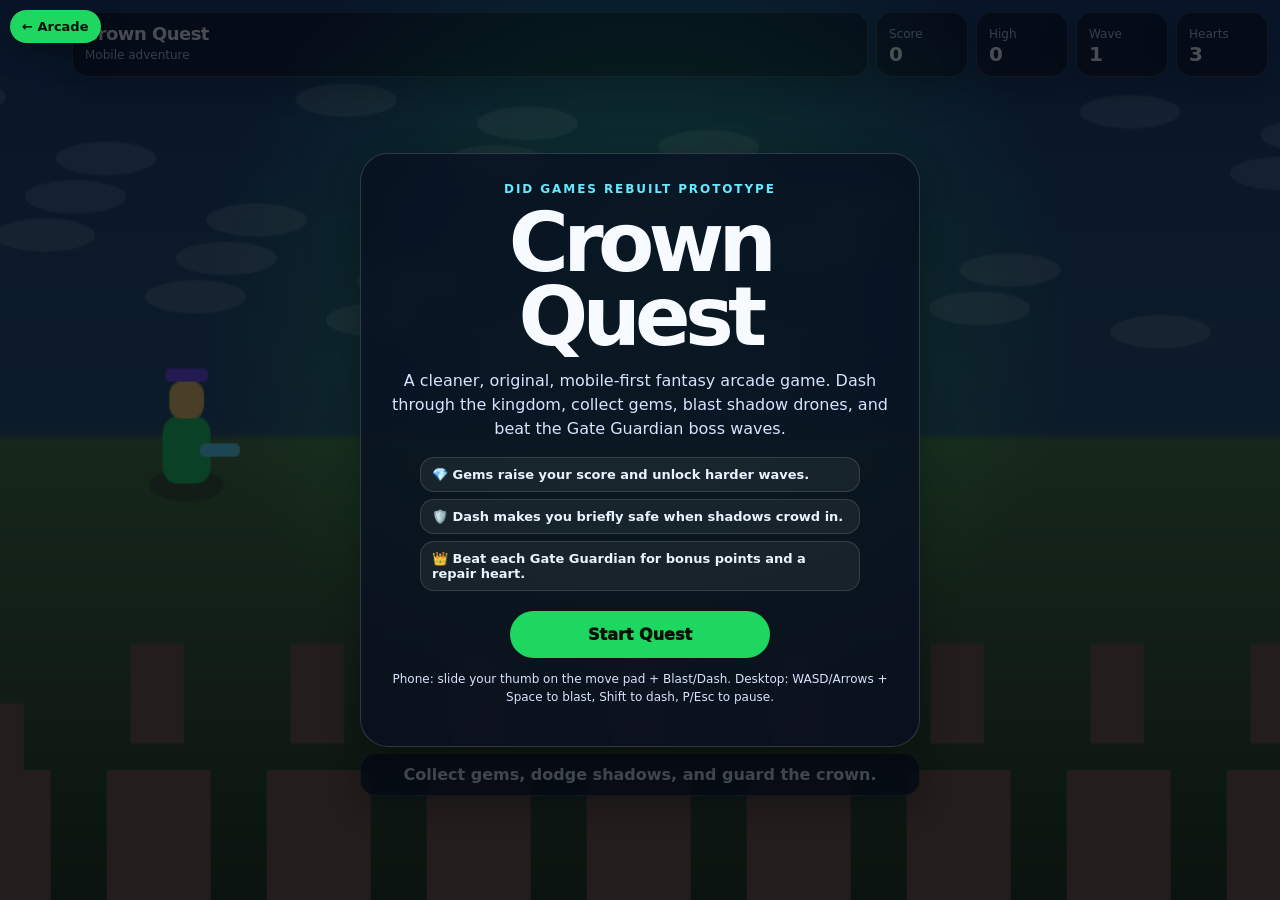
<file: prince-castpeun/index.html>
<!doctype html>
<html lang="en">
  <head>
    <meta charset="utf-8">
    <meta name="viewport" content="width=device-width, initial-scale=1, viewport-fit=cover">
    <meta name="description" content="Crown Quest is a mobile-friendly DID Games fantasy runner with touch controls, waves, gems, bosses, and high scores.">
    <title>Crown Quest | DID Games</title>
    <link rel="stylesheet" href="style.css">
  </head>
  <body>
    <a class="back-home" href="../" aria-label="Back to DID Games arcade">← Arcade</a>
    <main id="game-shell" aria-label="Crown Quest playable arcade game">
      <canvas id="game" width="960" height="540"></canvas>

      <section class="hud" aria-live="polite">
        <div class="brand"><b>Crown Quest</b><span>Mobile adventure</span></div>
        <div class="stat"><small>Score</small><b id="score">0</b></div>
        <div class="stat"><small>High</small><b id="high">0</b></div>
        <div class="stat"><small>Wave</small><b id="wave">1</b></div>
        <div class="stat"><small>Hearts</small><b id="hearts">3</b></div>
      </section>

      <section id="bossBar" class="boss-bar" aria-label="Boss health">
        <strong><span>Gate Guardian</span><span id="bossText">100%</span></strong>
        <i><span id="bossMeter"></span></i>
      </section>

      <section id="message" class="message">Collect gems, dodge shadows, and guard the crown.</section>

      <section id="overlay" class="overlay">
        <div class="start-card">
          <p class="kicker">DID Games rebuilt prototype</p>
          <h1>Crown Quest</h1>
          <p>A cleaner, original, mobile-first fantasy arcade game. Dash through the kingdom, collect gems, blast shadow drones, and beat the Gate Guardian boss waves.</p>
          <ul class="quick-tips" aria-label="Quest tips">
            <li>💎 Gems raise your score and unlock harder waves.</li>
            <li>🛡️ Dash makes you briefly safe when shadows crowd in.</li>
            <li>👑 Beat each Gate Guardian for bonus points and a repair heart.</li>
          </ul>
          <button id="startBtn" type="button">Start Quest</button>
          <p class="hint">Phone: slide your thumb on the move pad + Blast/Dash. Desktop: WASD/Arrows + Space to blast, Shift to dash, P/Esc to pause.</p>
        </div>
      </section>

      <section id="touch-controls" aria-label="Touch controls">
        <div class="touch-pad" aria-label="Move">
          <span></span><button data-key="up" type="button">▲</button><span></span>
          <button data-key="left" type="button">◀</button><span></span><button data-key="right" type="button">▶</button>
          <span></span><button data-key="down" type="button">▼</button><span></span>
        </div>
        <div class="touch-actions">
          <button data-key="fire" type="button">Blast</button>
          <button data-key="dash" type="button">Dash</button>
          <button id="pauseBtn" type="button" aria-pressed="false">Pause</button>
        </div>
      </section>
    </main>
    <script src="game.js"></script>
  </body>
</html>
</file>
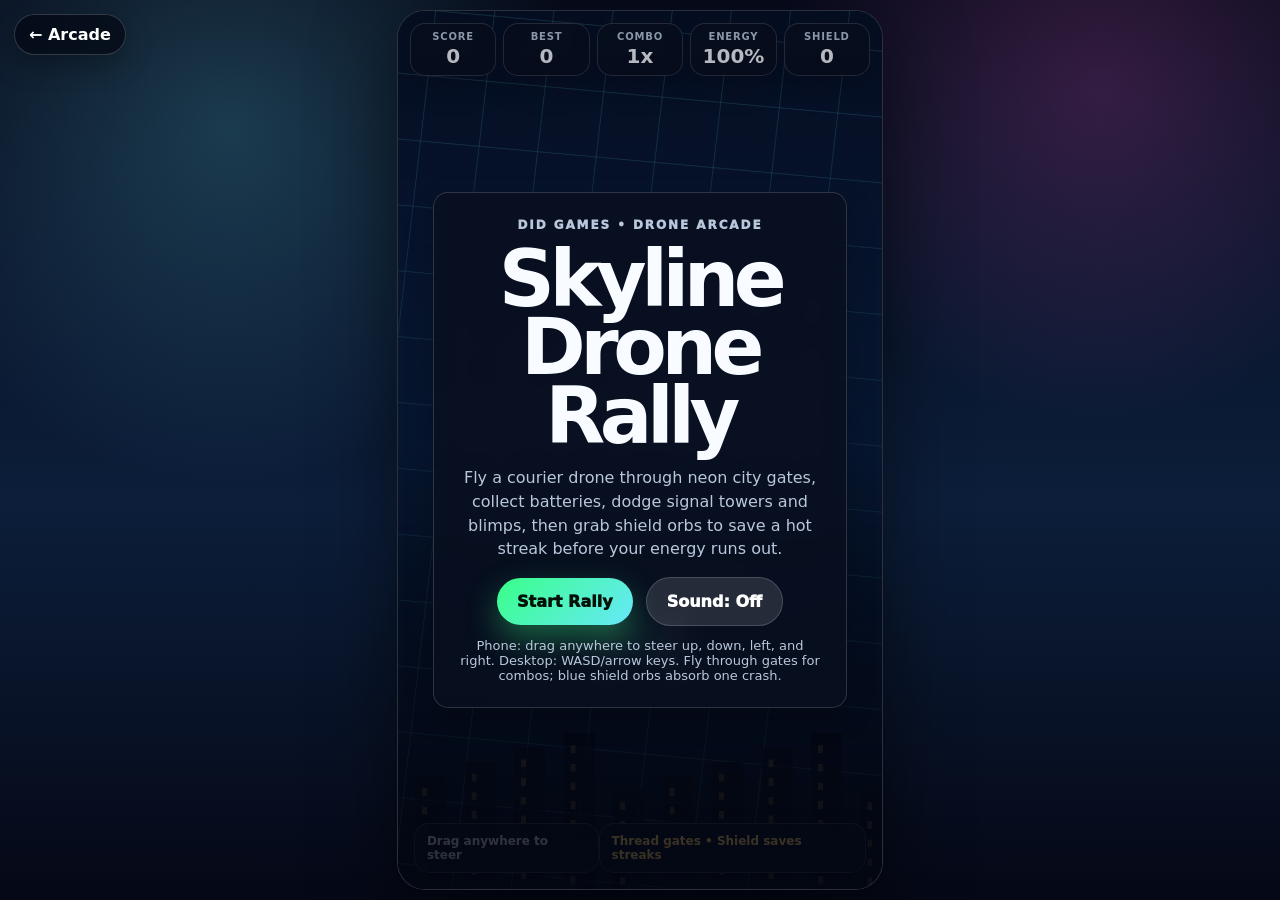
<file: skyline-drone-rally/index.html>
<!DOCTYPE html>
<html lang="en">
<head>
  <meta charset="UTF-8" />
  <meta name="viewport" content="width=device-width, initial-scale=1.0, user-scalable=no" />
  <meta name="description" content="Skyline Drone Rally is a mobile-friendly DID Games drone racing arcade game. Thread city gates, collect batteries, dodge hazards, and chase a high score." />
  <title>Skyline Drone Rally | DID Games</title>
  <style>
    :root {
      color-scheme: dark;
      --bg: #050816;
      --panel: rgba(9, 15, 31, .82);
      --cyan: #67e8f9;
      --green: #39ff88;
      --gold: #ffd166;
      --pink: #ff5fd7;
      --red: #ff5d73;
      --text: #f8fbff;
      --muted: #b9c7dc;
    }

    * { box-sizing: border-box; }

    html,
    body {
      margin: 0;
      width: 100%;
      height: 100%;
      overflow: hidden;
      background: var(--bg);
      color: var(--text);
      font-family: Inter, ui-sans-serif, system-ui, -apple-system, BlinkMacSystemFont, "Segoe UI", sans-serif;
      touch-action: none;
      user-select: none;
    }

    body {
      display: grid;
      place-items: center;
      background:
        radial-gradient(circle at 18% 14%, rgba(103, 232, 249, .2), transparent 28vw),
        radial-gradient(circle at 86% 10%, rgba(255, 95, 215, .18), transparent 26vw),
        linear-gradient(180deg, #070b1c, #0c1e3a 56%, #050816);
    }

    .home {
      position: fixed;
      left: 14px;
      top: 14px;
      z-index: 30;
      padding: 10px 14px;
      border: 1px solid rgba(255,255,255,.18);
      border-radius: 999px;
      background: rgba(3,7,18,.72);
      color: white;
      text-decoration: none;
      font-weight: 900;
      box-shadow: rgba(0,0,0,.3) 0 10px 28px;
      backdrop-filter: blur(12px);
    }

    .wrap {
      width: min(100vw, calc(100vh * 9 / 16), 560px);
      height: min(100vh, calc(100vw * 16 / 9));
      padding: 10px;
    }

    .shell {
      position: relative;
      width: 100%;
      height: 100%;
      overflow: hidden;
      border: 1px solid rgba(255,255,255,.16);
      border-radius: 28px;
      background: rgba(2, 8, 23, .84);
      box-shadow: rgba(0,0,0,.52) 0 24px 80px;
    }

    canvas { width: 100%; height: 100%; display: block; touch-action: none; }

    .hud {
      position: absolute;
      left: 12px;
      right: 12px;
      top: 12px;
      z-index: 5;
      display: grid;
      grid-template-columns: repeat(5, 1fr);
      gap: 7px;
      pointer-events: none;
    }

    .stat,
    .panel {
      border: 1px solid rgba(255,255,255,.16);
      border-radius: 15px;
      background: var(--panel);
      box-shadow: rgba(0,0,0,.24) 0 10px 28px;
      backdrop-filter: blur(12px);
    }

    .stat { padding: 7px 6px; text-align: center; }
    .stat small { display: block; color: var(--muted); font-size: 10px; font-weight: 900; letter-spacing: .08em; text-transform: uppercase; }
    .stat b { display: block; margin-top: 2px; font-size: clamp(13px, 3vw, 20px); }

    .overlay {
      position: absolute;
      inset: 0;
      z-index: 10;
      display: grid;
      place-items: center;
      padding: 22px;
      background: linear-gradient(180deg, rgba(3, 7, 18, .24), rgba(3, 7, 18, .82));
    }

    .card {
      width: min(430px, 94%);
      padding: 24px;
      text-align: center;
    }

    .kicker {
      margin: 0 0 10px;
      color: var(--cyan);
      font-size: 12px;
      font-weight: 1000;
      letter-spacing: .16em;
      text-transform: uppercase;
    }

    h1 {
      margin: 0;
      font-size: clamp(42px, 12vw, 78px);
      line-height: .88;
      letter-spacing: -.07em;
    }

    .card p { color: var(--muted); line-height: 1.48; }

    button {
      border: 0;
      border-radius: 999px;
      padding: 14px 20px;
      background: linear-gradient(135deg, var(--green), var(--cyan));
      color: #041108;
      font: inherit;
      font-weight: 1000;
      cursor: pointer;
      box-shadow: rgba(57,255,136,.34) 0 14px 32px;
    }

    .secondary-button {
      margin-left: 8px;
      border: 1px solid rgba(255,255,255,.16);
      background: rgba(255,255,255,.12);
      color: white;
      box-shadow: none;
    }

    .hint { margin-top: 12px; font-size: 13px; color: var(--muted); }

    .toast {
      position: absolute;
      left: 50%;
      top: 92px;
      z-index: 6;
      display: none;
      transform: translateX(-50%);
      min-width: 180px;
      padding: 10px 14px;
      color: white;
      text-align: center;
      font-weight: 1000;
    }

    .touch-zone {
      position: absolute;
      left: 16px;
      right: 16px;
      bottom: calc(16px + env(safe-area-inset-bottom));
      z-index: 4;
      display: flex;
      justify-content: space-between;
      align-items: end;
      pointer-events: none;
    }

    .drag-hint,
    .boost-chip {
      padding: 10px 12px;
      color: rgba(255,255,255,.82);
      font-size: 12px;
      font-weight: 900;
      pointer-events: none;
    }

    .boost-chip { color: var(--gold); }

    @media (max-width: 520px), (pointer: coarse) {
      .wrap { width: 100vw; height: 100vh; padding: 0; }
      .shell { border-radius: 0; border: 0; }
      .home { top: 8px; left: 8px; padding: 8px 10px; font-size: 13px; }
      .hud { left: 72px; right: 8px; top: 8px; grid-template-columns: repeat(2, 1fr); gap: 5px; }
      .stat { padding: 5px; border-radius: 12px; }
      .stat small { font-size: 9px; }
      .toast { top: 112px; width: calc(100vw - 34px); }
      .card { padding: 20px; }
      .secondary-button { margin: 10px 0 0; }
    }
  </style>
</head>
<body>
  <a class="home" href="../">← Arcade</a>
  <div class="wrap">
    <main class="shell" aria-label="Skyline Drone Rally game">
      <canvas id="game" width="900" height="1600"></canvas>
      <section class="hud" aria-label="Game stats">
        <div class="stat"><small>Score</small><b id="score">0</b></div>
        <div class="stat"><small>Best</small><b id="best">0</b></div>
        <div class="stat"><small>Combo</small><b id="combo">1x</b></div>
        <div class="stat"><small>Energy</small><b id="energy">100%</b></div>
        <div class="stat"><small>Shield</small><b id="shield">0</b></div>
      </section>
      <div class="toast panel" id="toast">Battery +20</div>
      <section class="touch-zone" aria-hidden="true">
        <div class="drag-hint panel">Drag anywhere to steer</div>
        <div class="boost-chip panel">Thread gates • Shield saves streaks</div>
      </section>
      <section class="overlay" id="overlay">
        <div class="card panel">
          <p class="kicker">DID Games • Drone Arcade</p>
          <h1>Skyline Drone Rally</h1>
          <p>Fly a courier drone through neon city gates, collect batteries, dodge signal towers and blimps, then grab shield orbs to save a hot streak before your energy runs out.</p>
          <button id="startBtn" type="button">Start Rally</button>
          <button class="secondary-button" id="soundBtn" type="button" aria-pressed="false">Sound: Off</button>
          <div class="hint">Phone: drag anywhere to steer up, down, left, and right. Desktop: WASD/arrow keys. Fly through gates for combos; blue shield orbs absorb one crash.</div>
        </div>
      </section>
    </main>
  </div>

  <script>
    const canvas = document.getElementById('game');
    const ctx = canvas.getContext('2d');
    const scoreEl = document.getElementById('score');
    const bestEl = document.getElementById('best');
    const comboEl = document.getElementById('combo');
    const energyEl = document.getElementById('energy');
    const shieldEl = document.getElementById('shield');
    const overlay = document.getElementById('overlay');
    const startBtn = document.getElementById('startBtn');
    const soundBtn = document.getElementById('soundBtn');
    const toast = document.getElementById('toast');

    const BEST_KEY = 'did-skyline-drone-rally-high';
    const W = canvas.width;
    const H = canvas.height;
    const keys = new Set();
    const rand = (min, max) => Math.random() * (max - min) + min;
    const clamp = (value, min, max) => Math.max(min, Math.min(max, value));

    let best = Number(localStorage.getItem(BEST_KEY) || 0);
    let last = 0;
    let running = false;
    let gameOver = false;
    let pointerActive = false;
    let targetX = W / 2;
    let targetY = H * .72;
    let cityOffset = 0;
    let toastTimer = 0;
    let audioContext = null;
    let soundEnabled = false;

    const drone = { x: W / 2, y: H * .72, r: 34, vx: 0 };
    let gates = [];
    let batteries = [];
    let shields = [];
    let hazards = [];
    let particles = [];
    let score = 0;
    let combo = 1;
    let energy = 100;
    let shield = 0;
    let speed = 285;
    let nextGate = 0;
    let nextBattery = 1.2;
    let nextShield = 6.5;
    let nextHazard = 1.8;

    bestEl.textContent = best;

    function beep(frequency = 440, duration = .06, type = 'sine', gain = .025) {
      if (!soundEnabled) return;
      audioContext ||= new (window.AudioContext || window.webkitAudioContext)();
      const oscillator = audioContext.createOscillator();
      const volume = audioContext.createGain();
      oscillator.type = type;
      oscillator.frequency.value = frequency;
      volume.gain.value = gain;
      oscillator.connect(volume);
      volume.connect(audioContext.destination);
      oscillator.start();
      volume.gain.exponentialRampToValueAtTime(0.0001, audioContext.currentTime + duration);
      oscillator.stop(audioContext.currentTime + duration);
    }

    function playComboSound(level) {
      beep(480 + level * 38, .045, 'triangle', .022);
      if (level >= 4) setTimeout(() => beep(720 + level * 22, .055, 'square', .018), 55);
    }

    function resetGame() {
      running = true;
      gameOver = false;
      overlay.style.display = 'none';
      drone.x = W / 2;
      drone.y = H * .72;
      drone.vx = 0;
      targetX = drone.x;
      targetY = drone.y;
      gates = [];
      batteries = [];
      shields = [];
      hazards = [];
      particles = [];
      score = 0;
      combo = 1;
      energy = 100;
      shield = 0;
      speed = 285;
      nextGate = 0;
      nextBattery = .75;
      nextShield = 5.2;
      nextHazard = 1.55;
      showToast('Rally started!');
      beep(520, .07, 'triangle');
      setTimeout(() => beep(760, .08, 'triangle'), 90);
      updateHud();
    }

    function spawnGate() {
      const gap = rand(220, 285);
      const center = rand(180, W - 180);
      gates.push({ y: -130, center, gap, w: 92, h: 44, scored: false });
    }

    function spawnBattery() {
      batteries.push({ x: rand(90, W - 90), y: -80, r: 26, pulse: rand(0, Math.PI * 2) });
    }

    function spawnShield() {
      shields.push({ x: rand(110, W - 110), y: -90, r: 28, pulse: rand(0, Math.PI * 2) });
    }

    function spawnHazard() {
      const type = Math.random() > .48 ? 'tower' : 'blimp';
      hazards.push({ x: rand(90, W - 90), y: -110, r: type === 'tower' ? 34 : 46, type, wobble: rand(0, Math.PI * 2) });
    }

    function showToast(message) {
      toast.textContent = message;
      toast.style.display = 'block';
      toastTimer = 1.2;
    }

    function addParticles(x, y, color, count = 12) {
      for (let i = 0; i < count; i++) {
        particles.push({ x, y, vx: rand(-140, 140), vy: rand(-190, 90), life: rand(.35, .75), color });
      }
    }

    function updateHud() {
      scoreEl.textContent = Math.floor(score);
      bestEl.textContent = best;
      comboEl.textContent = `${combo}x`;
      energyEl.textContent = `${Math.max(0, Math.ceil(energy))}%`;
      shieldEl.textContent = shield > 0 ? 'ON' : '0';
    }

    function collideCircle(a, b) {
      const dx = a.x - b.x;
      const dy = a.y - b.y;
      return Math.hypot(dx, dy) < a.r + b.r;
    }

    function endRun(reason) {
      if (gameOver) return;
      running = false;
      gameOver = true;
      best = Math.max(best, Math.floor(score));
      localStorage.setItem(BEST_KEY, String(best));
      bestEl.textContent = best;
      overlay.style.display = 'grid';
      overlay.querySelector('h1').textContent = 'Rally Complete';
      overlay.querySelector('p:not(.kicker)').innerHTML = `<b>${reason}</b><br>Score: ${Math.floor(score)} • Best: ${best}. Thread gates, bank batteries, and save shield orbs for risky combo runs.`;
      startBtn.textContent = 'Run It Back';
      beep(150, .18, 'sawtooth', .032);
    }

    function update(dt) {
      cityOffset = (cityOffset + speed * dt) % 120;
      if (!running) return;

      if (keys.has('ArrowLeft') || keys.has('KeyA')) drone.vx -= 1900 * dt;
      if (keys.has('ArrowRight') || keys.has('KeyD')) drone.vx += 1900 * dt;
      if (keys.has('ArrowUp') || keys.has('KeyW')) targetY -= 720 * dt;
      if (keys.has('ArrowDown') || keys.has('KeyS')) targetY += 720 * dt;
      targetY = clamp(targetY, H * .46, H * .84);
      if (pointerActive) drone.vx += (targetX - drone.x) * 7 * dt;
      drone.vx *= Math.pow(.0008, dt);
      drone.x = clamp(drone.x + drone.vx * dt, 45, W - 45);
      drone.y += (targetY - drone.y) * Math.min(1, 9 * dt);

      speed += dt * 8;
      energy -= dt * (4.8 + speed / 170);
      score += dt * combo * 2.2;

      nextGate -= dt;
      nextBattery -= dt;
      nextShield -= dt;
      nextHazard -= dt;
      if (nextGate <= 0) { spawnGate(); nextGate = rand(1.0, 1.45); }
      if (nextBattery <= 0) { spawnBattery(); nextBattery = rand(2.0, 3.0); }
      if (nextShield <= 0 && shield === 0) { spawnShield(); nextShield = rand(7.5, 10.5); }
      if (nextHazard <= 0) { spawnHazard(); nextHazard = rand(1.55, 2.35); }

      const move = speed * dt;
      gates.forEach(gate => {
        gate.y += move;
        if (!gate.scored && gate.y > drone.y) {
          gate.scored = true;
          const leftEdge = gate.center - gate.gap / 2;
          const rightEdge = gate.center + gate.gap / 2;
          if (drone.x > leftEdge + drone.r && drone.x < rightEdge - drone.r) {
            score += 35 * combo;
            combo = clamp(combo + 1, 1, 9);
            energy = clamp(energy + 5, 0, 100);
            addParticles(drone.x, drone.y - 24, '#39ff88', 18);
            showToast(`Gate clear! Combo ${combo}x`);
            playComboSound(combo);
          } else {
            combo = 1;
            energy -= 18;
            addParticles(drone.x, drone.y, '#ff5d73', 14);
            showToast('Missed gate!');
            beep(180, .09, 'sawtooth', .026);
          }
        }
      });

      batteries.forEach(b => { b.y += move * 1.05; b.pulse += dt * 7; });
      shields.forEach(s => { s.y += move * 1.02; s.pulse += dt * 6; });
      hazards.forEach(h => { h.y += move * 1.12; h.wobble += dt * 4; });

      batteries = batteries.filter(b => {
        if (collideCircle(drone, b)) {
          energy = clamp(energy + 24, 0, 100);
          score += 20 * combo;
          addParticles(b.x, b.y, '#ffd166', 18);
          showToast('Battery +24');
          beep(660, .055, 'triangle', .024);
          return false;
        }
        return b.y < H + 100;
      });

      shields = shields.filter(s => {
        if (collideCircle(drone, s)) {
          shield = 1;
          score += 45 * combo;
          addParticles(s.x, s.y, '#67e8f9', 28);
          showToast('Shield armed!');
          beep(880, .075, 'triangle', .03);
          return false;
        }
        return s.y < H + 100;
      });

      for (const h of hazards) {
        const hit = collideCircle(drone, { x: h.x + Math.sin(h.wobble) * 12, y: h.y, r: h.r });
        if (hit) {
          if (shield > 0) {
            shield = 0;
            combo = 1;
            energy = clamp(energy - 10, 0, 100);
            h.y = H + 200;
            addParticles(drone.x, drone.y, '#67e8f9', 38);
            showToast('Shield saved you!');
            beep(240, .08, 'square', .028);
          } else {
            addParticles(drone.x, drone.y, '#ff5d73', 24);
            endRun('Hazard strike');
          }
        }
      }

      gates = gates.filter(g => g.y < H + 170);
      shields = shields.filter(s => s.y < H + 120);
      hazards = hazards.filter(h => h.y < H + 130);
      particles.forEach(p => { p.x += p.vx * dt; p.y += p.vy * dt; p.vy += 320 * dt; p.life -= dt; });
      particles = particles.filter(p => p.life > 0);

      if (energy <= 0) endRun('Energy depleted');
      updateHud();
    }

    function drawCity() {
      const sky = ctx.createLinearGradient(0, 0, 0, H);
      sky.addColorStop(0, '#071026');
      sky.addColorStop(.5, '#0b2750');
      sky.addColorStop(1, '#050816');
      ctx.fillStyle = sky;
      ctx.fillRect(0, 0, W, H);

      ctx.strokeStyle = 'rgba(103,232,249,.18)';
      ctx.lineWidth = 2;
      for (let y = -120 + cityOffset; y < H; y += 120) {
        ctx.beginPath();
        ctx.moveTo(0, y);
        ctx.lineTo(W, y + 80);
        ctx.stroke();
      }
      for (let x = 70; x < W; x += 110) {
        ctx.beginPath();
        ctx.moveTo(x, 0);
        ctx.lineTo(x - 190, H);
        ctx.stroke();
      }

      ctx.fillStyle = 'rgba(3,7,18,.72)';
      for (let x = -60; x < W; x += 92) {
        const height = 180 + ((x * 13) % 130);
        ctx.fillRect(x, H - height, 58, height);
        ctx.fillStyle = 'rgba(255,209,102,.22)';
        for (let y = H - height + 22; y < H - 18; y += 34) ctx.fillRect(x + 13, y, 9, 14);
        ctx.fillStyle = 'rgba(3,7,18,.72)';
      }
    }

    function drawGate(gate) {
      const leftW = gate.center - gate.gap / 2;
      const rightX = gate.center + gate.gap / 2;
      ctx.fillStyle = 'rgba(255,95,215,.82)';
      ctx.shadowColor = '#ff5fd7';
      ctx.shadowBlur = 22;
      ctx.fillRect(0, gate.y, leftW, gate.h);
      ctx.fillRect(rightX, gate.y, W - rightX, gate.h);
      ctx.fillStyle = 'rgba(57,255,136,.24)';
      ctx.fillRect(leftW, gate.y + 10, gate.gap, gate.h - 20);
      ctx.shadowBlur = 0;
    }

    function drawBattery(b) {
      const pulse = 1 + Math.sin(b.pulse) * .08;
      ctx.save();
      ctx.translate(b.x, b.y);
      ctx.scale(pulse, pulse);
      ctx.fillStyle = '#ffd166';
      ctx.shadowColor = '#ffd166';
      ctx.shadowBlur = 24;
      ctx.fillRect(-22, -16, 44, 32);
      ctx.fillRect(22, -8, 8, 16);
      ctx.fillStyle = '#07111f';
      ctx.fillRect(-4, -10, 8, 20);
      ctx.fillRect(-12, -2, 24, 4);
      ctx.restore();
      ctx.shadowBlur = 0;
    }

    function drawShield(s) {
      const pulse = 1 + Math.sin(s.pulse) * .1;
      ctx.save();
      ctx.translate(s.x, s.y);
      ctx.scale(pulse, pulse);
      ctx.strokeStyle = '#67e8f9';
      ctx.lineWidth = 8;
      ctx.shadowColor = '#67e8f9';
      ctx.shadowBlur = 28;
      ctx.beginPath();
      ctx.arc(0, 0, 26, 0, Math.PI * 2);
      ctx.stroke();
      ctx.fillStyle = 'rgba(103,232,249,.22)';
      ctx.beginPath();
      ctx.moveTo(0, -22);
      ctx.lineTo(21, -7);
      ctx.lineTo(13, 20);
      ctx.lineTo(0, 28);
      ctx.lineTo(-13, 20);
      ctx.lineTo(-21, -7);
      ctx.closePath();
      ctx.fill();
      ctx.restore();
      ctx.shadowBlur = 0;
    }

    function drawHazard(h) {
      const x = h.x + Math.sin(h.wobble) * 12;
      ctx.save();
      ctx.translate(x, h.y);
      ctx.shadowColor = '#ff5d73';
      ctx.shadowBlur = 18;
      if (h.type === 'tower') {
        ctx.fillStyle = '#ff5d73';
        ctx.beginPath();
        ctx.moveTo(0, -48);
        ctx.lineTo(38, 44);
        ctx.lineTo(-38, 44);
        ctx.closePath();
        ctx.fill();
        ctx.fillStyle = '#07111f';
        ctx.fillRect(-9, -18, 18, 52);
      } else {
        ctx.fillStyle = '#9b7cff';
        ctx.beginPath();
        ctx.ellipse(0, 0, 58, 30, 0, 0, Math.PI * 2);
        ctx.fill();
        ctx.fillStyle = '#ff5d73';
        ctx.fillRect(-24, 16, 48, 18);
      }
      ctx.restore();
      ctx.shadowBlur = 0;
    }

    function drawDrone() {
      ctx.save();
      ctx.translate(drone.x, drone.y);
      ctx.rotate(drone.vx * .00045);
      if (shield > 0) {
        ctx.strokeStyle = 'rgba(103,232,249,.82)';
        ctx.lineWidth = 8;
        ctx.shadowColor = '#67e8f9';
        ctx.shadowBlur = 26;
        ctx.beginPath();
        ctx.arc(0, 0, 78 + Math.sin(cityOffset * .08) * 4, 0, Math.PI * 2);
        ctx.stroke();
      }
      ctx.shadowColor = '#67e8f9';
      ctx.shadowBlur = 24;
      ctx.strokeStyle = 'rgba(255,255,255,.72)';
      ctx.lineWidth = 10;
      ctx.beginPath();
      ctx.moveTo(-54, -20); ctx.lineTo(54, 20);
      ctx.moveTo(54, -20); ctx.lineTo(-54, 20);
      ctx.stroke();
      ctx.fillStyle = '#67e8f9';
      ctx.beginPath();
      ctx.roundRect(-42, -22, 84, 44, 22);
      ctx.fill();
      ctx.fillStyle = '#39ff88';
      ctx.beginPath();
      ctx.arc(0, 0, 16, 0, Math.PI * 2);
      ctx.fill();
      ctx.strokeStyle = 'rgba(255,255,255,.9)';
      ctx.lineWidth = 7;
      for (const [x, y] of [[-64,-30], [64,-30], [-64,30], [64,30]]) {
        ctx.beginPath();
        ctx.ellipse(x, y, 28, 7, cityOffset * .04, 0, Math.PI * 2);
        ctx.stroke();
      }
      ctx.restore();
      ctx.shadowBlur = 0;
    }

    function draw() {
      drawCity();
      gates.forEach(drawGate);
      batteries.forEach(drawBattery);
      shields.forEach(drawShield);
      hazards.forEach(drawHazard);
      particles.forEach(p => {
        ctx.globalAlpha = clamp(p.life * 2, 0, 1);
        ctx.fillStyle = p.color;
        ctx.beginPath();
        ctx.arc(p.x, p.y, 5, 0, Math.PI * 2);
        ctx.fill();
        ctx.globalAlpha = 1;
      });
      drawDrone();
      if (!running && !gameOver) {
        ctx.fillStyle = 'rgba(255,255,255,.08)';
        ctx.font = '900 34px system-ui';
        ctx.textAlign = 'center';
        ctx.fillText('READY FOR TAKEOFF', W / 2, H * .66);
      }
    }

    function loop(now = 0) {
      const dt = Math.min((now - last) / 1000 || 0, .033);
      last = now;
      if (toastTimer > 0) {
        toastTimer -= dt;
        if (toastTimer <= 0) toast.style.display = 'none';
      }
      update(dt);
      draw();
      requestAnimationFrame(loop);
    }

    function pointerToCanvas(event) {
      const rect = canvas.getBoundingClientRect();
      return {
        x: ((event.clientX - rect.left) / rect.width) * W,
        y: ((event.clientY - rect.top) / rect.height) * H
      };
    }

    canvas.addEventListener('pointerdown', event => {
      pointerActive = true;
      const point = pointerToCanvas(event);
      targetX = point.x;
      targetY = clamp(point.y, H * .46, H * .84);
      canvas.setPointerCapture(event.pointerId);
    });
    canvas.addEventListener('pointermove', event => {
      if (pointerActive) {
        const point = pointerToCanvas(event);
        targetX = point.x;
        targetY = clamp(point.y, H * .46, H * .84);
      }
    });
    canvas.addEventListener('pointerup', event => {
      pointerActive = false;
      canvas.releasePointerCapture(event.pointerId);
    });
    canvas.addEventListener('pointercancel', () => { pointerActive = false; });

    window.addEventListener('keydown', event => {
      if (['ArrowLeft', 'ArrowRight', 'ArrowUp', 'ArrowDown', 'Space', 'KeyA', 'KeyD', 'KeyW', 'KeyS'].includes(event.code)) event.preventDefault();
      keys.add(event.code);
      if ((event.code === 'Space' || event.code === 'Enter') && !running) resetGame();
    }, { passive: false });
    window.addEventListener('keyup', event => keys.delete(event.code));
    startBtn.addEventListener('click', resetGame);
    soundBtn.addEventListener('click', async () => {
      soundEnabled = !soundEnabled;
      soundBtn.textContent = soundEnabled ? 'Sound: On' : 'Sound: Off';
      soundBtn.setAttribute('aria-pressed', String(soundEnabled));
      if (soundEnabled) {
        audioContext ||= new (window.AudioContext || window.webkitAudioContext)();
        if (audioContext.state === 'suspended') await audioContext.resume();
        beep(523, .07, 'square', .035);
        setTimeout(() => beep(784, .08, 'triangle', .03), 90);
      }
    });

    requestAnimationFrame(loop);
  </script>
</body>
</html>
</file>
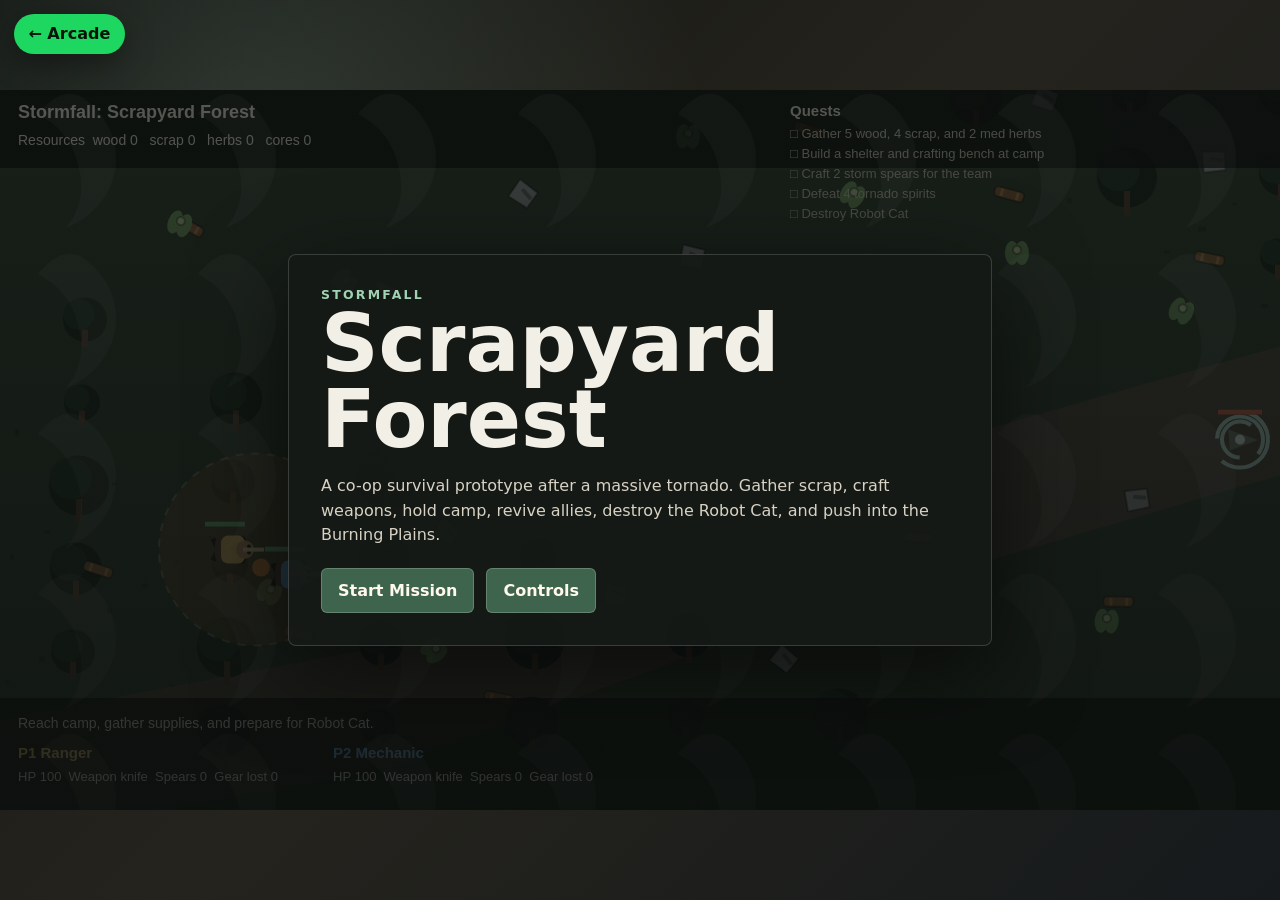
<file: stormfall/index.html>
<!doctype html>
<html lang="en">
  <head>
    <meta charset="utf-8" />
    <meta name="viewport" content="width=device-width, initial-scale=1, viewport-fit=cover" />
    <meta name="description" content="Stormfall is a co-op DID Games survival prototype with touch controls, camp crafting, tornado spirits, and boss battles." />
    <title>Stormfall | DID Games</title>
    <link rel="stylesheet" href="styles.css" />
  </head>
  <body>
    <a class="back-home" href="../" aria-label="Back to DID Games arcade">← Arcade</a>
    <main id="shell">
      <canvas id="game" width="1280" height="720" aria-label="Stormfall game canvas"></canvas>
      <section id="touchControls" class="touch-controls" aria-label="Touch controls">
        <div class="touch-pad" role="group" aria-label="Move player one">
          <span></span><button data-code="KeyW" type="button" aria-label="Move up">▲</button><span></span>
          <button data-code="KeyA" type="button" aria-label="Move left">◀</button><span></span><button data-code="KeyD" type="button" aria-label="Move right">▶</button>
          <span></span><button data-code="KeyS" type="button" aria-label="Move down">▼</button><span></span>
        </div>
        <div class="touch-actions" role="group" aria-label="Player one actions">
          <button data-code="KeyE" type="button" aria-label="Gather, build, or revive">Gather</button>
          <button data-code="KeyF" type="button" aria-label="Attack with current weapon">Attack</button>
          <button data-code="KeyC" type="button" aria-label="Craft at camp">Craft</button>
        </div>
      </section>
      <section id="menu" class="overlay">
        <div class="panel">
          <p class="kicker">Stormfall</p>
          <h1>Scrapyard Forest</h1>
          <p>
            A co-op survival prototype after a massive tornado. Gather scrap,
            craft weapons, hold camp, revive allies, destroy the Robot Cat,
            and push into the Burning Plains.
          </p>
          <div class="actions">
            <button id="startGame" type="button">Start Mission</button>
            <button id="toggleHelp" type="button">Controls</button>
          </div>
          <div id="help" class="help">
            <strong>Player 1:</strong> WASD move, E gather/build/revive, F attack, C craft<br />
            <strong>Player 2:</strong> Arrow keys move, / gather/build/revive, . attack, , craft<br />
            <strong>Touch:</strong> left pad moves Player 1; action buttons gather, attack, and craft.<br />
            <strong>Objective:</strong> gather wood/scrap/med herbs, build camp, craft storm spears,
            clear spirits, fight Robot Cat, then return to camp to travel onward.
          </div>
        </div>
      </section>
    </main>
    <script src="game.js"></script>
  </body>
</html>
</file>
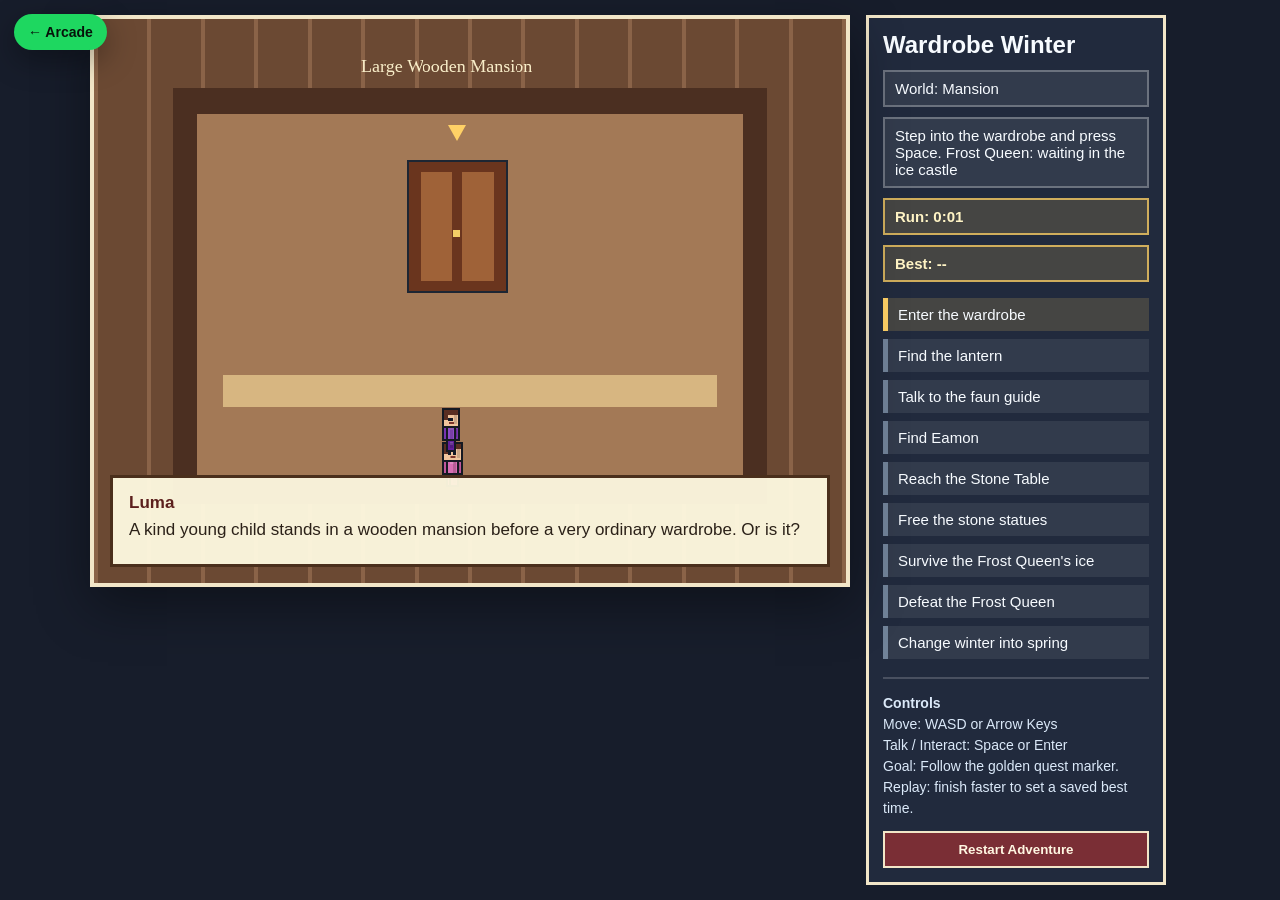
<file: wardrobe-winter/index.html>
<!DOCTYPE html>
<html lang="en">
<head>
  <meta charset="UTF-8" />
  <meta name="viewport" content="width=device-width, initial-scale=1.0" />
  <title>Wardrobe Winter: 2D Adventure Prototype</title>
  <style>
    /* Page shell: centers the game and gives it a storybook arcade feel. */
    * {
      box-sizing: border-box;
    }

    body {
      margin: 0;
      min-height: 100vh;
      display: grid;
      place-items: center;
      background: #171d2b;
      color: #f7fbff;
      font-family: "Trebuchet MS", Arial, sans-serif;
      touch-action: none;
    }

    .game-shell {
      width: min(1100px, 96vw);
      display: grid;
      grid-template-columns: minmax(0, 760px) 300px;
      gap: 16px;
      align-items: start;
    }

    .game-frame {
      position: relative;
      border: 4px solid #f2e6c8;
      background: #101722;
      box-shadow: 0 18px 50px rgba(0, 0, 0, 0.4);
    }

    canvas {
      display: block;
      width: 100%;
      aspect-ratio: 4 / 3;
      image-rendering: pixelated;
    }

    .dialogue {
      position: absolute;
      left: 16px;
      right: 16px;
      bottom: 16px;
      min-height: 92px;
      padding: 14px 16px;
      border: 3px solid #4a2f1c;
      background: rgba(255, 250, 225, 0.95);
      color: #2b2118;
      font-size: 17px;
      line-height: 1.35;
      display: none;
    }

    .dialogue.visible {
      display: block;
    }

    .dialogue strong {
      display: block;
      margin-bottom: 4px;
      color: #5c201d;
    }

    .panel {
      border: 3px solid #f2e6c8;
      background: #212a3d;
      padding: 14px;
      min-height: 570px;
    }

    h1 {
      margin: 0 0 10px;
      font-size: 24px;
      line-height: 1.1;
    }

    .status {
      display: grid;
      gap: 10px;
      margin: 12px 0 16px;
      font-size: 15px;
    }

    .badge {
      padding: 8px 10px;
      border: 2px solid rgba(255, 255, 255, 0.28);
      background: rgba(255, 255, 255, 0.08);
    }

    .badge.highlight {
      border-color: rgba(255, 209, 102, 0.74);
      background: rgba(255, 209, 102, 0.16);
      color: #fff4c5;
      font-weight: 800;
    }

    .quests {
      margin: 0;
      padding: 0;
      list-style: none;
      display: grid;
      gap: 8px;
      font-size: 15px;
    }

    .quests li {
      padding: 8px 10px;
      border-left: 5px solid #718399;
      background: rgba(255, 255, 255, 0.08);
    }

    .quests li.done {
      border-left-color: #72c77d;
      color: #c9ffd0;
      text-decoration: line-through;
    }

    .quests li.active {
      border-left-color: #ffd166;
      background: rgba(255, 209, 102, 0.16);
    }

    .controls {
      margin-top: 18px;
      padding-top: 14px;
      border-top: 2px solid rgba(255, 255, 255, 0.18);
      color: #dbe9f9;
      line-height: 1.5;
      font-size: 14px;
    }

    button {
      margin-top: 12px;
      width: 100%;
      padding: 9px 12px;
      border: 2px solid #f2e6c8;
      background: #7a2e35;
      color: #fff7e2;
      font-weight: 700;
      cursor: pointer;
    }

    button:hover {
      background: #9c3a42;
    }

    .back-home {
      position: fixed;
      top: 14px;
      left: 14px;
      z-index: 20;
      border-radius: 999px;
      padding: 10px 14px;
      color: #07120a;
      background: #1ed760;
      box-shadow: 0 10px 30px rgba(0, 0, 0, 0.35);
      font-size: 14px;
      font-weight: 900;
      text-decoration: none;
    }

    .back-home:hover,
    .back-home:focus-visible {
      background: #5af08d;
    }

    .touch-controls {
      position: fixed;
      left: 50%;
      bottom: 12px;
      z-index: 30;
      width: min(760px, calc(100vw - 24px));
      display: none;
      grid-template-columns: 132px 1fr 116px;
      gap: 14px;
      align-items: end;
      transform: translateX(-50%);
      pointer-events: none;
      user-select: none;
      -webkit-user-select: none;
    }

    .touch-pad,
    .touch-actions {
      display: grid;
      gap: 7px;
      pointer-events: auto;
    }

    .touch-pad {
      grid-template-columns: repeat(3, 40px);
      grid-template-rows: repeat(3, 40px);
    }

    .touch-btn {
      margin: 0;
      width: 100%;
      min-height: 40px;
      border: 2px solid rgba(255, 255, 255, 0.35);
      border-radius: 14px;
      background: rgba(18, 27, 40, 0.82);
      color: #fff;
      box-shadow: 0 8px 24px rgba(0, 0, 0, 0.28);
      backdrop-filter: blur(8px);
      touch-action: none;
      user-select: none;
    }

    .touch-btn.primary {
      min-height: 88px;
      border-radius: 999px;
      background: #1ed760;
      color: #07120a;
      font-size: 16px;
    }

    @media (max-width: 900px) {
      .game-shell {
        grid-template-columns: 1fr;
      }

      .panel {
        min-height: auto;
      }
    }

    @media (max-width: 780px), (pointer: coarse) {
      body { padding-bottom: 118px; }
      .touch-controls { display: grid; }
      .controls { display: none; }
    }

    @media (max-width: 560px) {
      body { display: block; padding: 48px 0 118px; }
      .back-home { top: 8px; left: 8px; padding: 8px 10px; opacity: .82; }
      .game-shell { width: 100vw; grid-template-columns: 1fr; gap: 8px; }
      .game-frame { border-width: 2px; }
      canvas { aspect-ratio: 4 / 3; }
      .panel { min-height: auto; margin: 0 8px; padding: 9px; border-width: 2px; }
      .panel h1 { font-size: 18px; }
      .status { grid-template-columns: 1fr 1fr; gap: 6px; margin: 8px 0; font-size: 12px; }
      .quests { display: none; }
      #restart { margin-top: 6px; padding: 8px 10px; }
      .dialogue { left: 8px; right: 8px; bottom: 8px; min-height: 0; padding: 8px 10px; font-size: 12px; }
      .touch-controls { bottom: calc(10px + env(safe-area-inset-bottom)); width: calc(100vw - 16px); grid-template-columns: 126px 1fr 96px; gap: 8px; }
      .touch-pad { grid-template-columns: repeat(3, 38px); grid-template-rows: repeat(3, 38px); gap: 6px; }
      .touch-btn { min-height: 38px; border-radius: 12px; font-size: 12px; }
      .touch-btn.primary { min-height: 82px; font-size: 13px; }
    }
  </style>
</head>
<body>
  <a class="back-home" href="../" aria-label="Back to DID Games arcade">← Arcade</a>
  <main class="game-shell">
    <section class="game-frame" aria-label="Playable game">
      <canvas id="game" width="760" height="570"></canvas>
      <div id="dialogue" class="dialogue" role="status" aria-live="polite"></div>
    </section>

    <aside class="panel">
      <h1>Wardrobe Winter</h1>
      <div class="status">
        <div id="worldStatus" class="badge">World: Mansion</div>
        <div id="hintStatus" class="badge">Move to the wardrobe and press Space.</div>
        <div id="timerStatus" class="badge highlight">Run: 0:00</div>
        <div id="bestStatus" class="badge highlight">Best: --</div>
      </div>
      <ul id="questList" class="quests"></ul>
      <div class="controls">
        <strong>Controls</strong><br />
        Move: WASD or Arrow Keys<br />
        Talk / Interact: Space or Enter<br />
        Goal: Follow the golden quest marker.<br />
        Replay: finish faster to set a saved best time.
      </div>
      <button id="restart">Restart Adventure</button>
    </aside>
  </main>

  <section class="touch-controls" aria-label="Touch game controls">
    <div class="touch-pad" aria-label="Move">
      <span></span><button class="touch-btn" data-key="w" type="button">▲</button><span></span>
      <button class="touch-btn" data-key="a" type="button">◀</button><span></span><button class="touch-btn" data-key="d" type="button">▶</button>
      <span></span><button class="touch-btn" data-key="s" type="button">▼</button><span></span>
    </div>
    <span></span>
    <div class="touch-actions">
      <button class="touch-btn primary" data-interact="true" type="button">Talk / Use</button>
    </div>
  </section>

  <script>
    /*
      Wardrobe Winter
      A small top-down 2D prototype with original placeholder names and art.
      The code is intentionally simple and sectioned so the game can grow later.
    */

    /* Canvas and UI references. */
    const canvas = document.getElementById("game");
    const ctx = canvas.getContext("2d");
    const dialogueBox = document.getElementById("dialogue");
    const questList = document.getElementById("questList");
    const worldStatus = document.getElementById("worldStatus");
    const hintStatus = document.getElementById("hintStatus");
    const timerStatus = document.getElementById("timerStatus");
    const bestStatus = document.getElementById("bestStatus");
    const restartButton = document.getElementById("restart");

    /* Core map constants. */
    const TILE = 38;
    const VIEW_WIDTH = canvas.width;
    const VIEW_HEIGHT = canvas.height;
    const WORLD_WIDTH = 1900;
    const WORLD_HEIGHT = 1400;
    const BEST_TIME_KEY = "wardrobeWinterBestSeconds";

    /* Keyboard state for smooth movement and interactions. */
    const keys = new Set();
    let interactPressed = false;

    /* Story quest definitions. */
    const quests = [
      "Enter the wardrobe",
      "Find the lantern",
      "Talk to the faun guide",
      "Find Eamon",
      "Reach the Stone Table",
      "Free the stone statues",
      "Survive the Frost Queen's ice",
      "Defeat the Frost Queen",
      "Change winter into spring"
    ];

    /* Game state that can be reset without reloading the page. */
    const state = {
      scene: "mansion",
      quest: 0,
      season: "winter",
      candyTaken: false,
      faunHelped: false,
      guardianReturned: false,
      thawedStatues: [],
      frostLevel: 0,
      frostChallengeActive: false,
      frostChallengeTimer: 0,
      runFrames: 0,
      runComplete: false,
      bestSeconds: loadBestTime(),
      messageTimer: 0,
      currentMessage: null,
      camera: { x: 0, y: 0 },
      walkTime: 0,
      isMoving: false,
      player: { x: 350, y: 395, w: 22, h: 26, speed: 3.2, color: "#8f4cc7", safeX: 350, safeY: 395 }
    };

    /*
      World objects are grouped by scene.
      Each object has a rectangle for collision or interaction and a type for drawing.
    */
    const mansionObjects = [
      { id: "wardrobe", type: "wardrobe", name: "Old Wardrobe", x: 318, y: 145, w: 98, h: 130, solid: false }
    ];

    const winterObjects = [
      { id: "portal", type: "wardrobeBack", name: "Wardrobe Door", x: 710, y: 1050, w: 58, h: 48, solid: false },
      { id: "lantern", type: "lantern", name: "Glowing Lantern", x: 690, y: 870, w: 32, h: 58, solid: false },
      { id: "stoneTable", type: "stoneTable", name: "Stone Table", x: 682, y: 150, w: 136, h: 54, solid: false },
      { id: "castle", type: "castle", name: "Ice Castle", x: 1200, y: 120, w: 150, h: 160, solid: false },
      { id: "statue1", type: "statue", name: "Stone Child", x: 1120, y: 455, w: 26, h: 36, solid: false },
      { id: "statue2", type: "statue", name: "Stone Creature", x: 1312, y: 468, w: 26, h: 36, solid: false },
      { id: "queenBeacon", type: "queenBeacon", name: "Frost Queen Beacon", x: 1240, y: 300, w: 130, h: 130, solid: false }
    ];

    /* Moving hazards for the Frost Queen's second stage. They only chill and reset the trial. */
    const iceCrystals = [
      { x: 1060, y: 560, w: 20, h: 20, vx: 2.2, minX: 1040, maxX: 1375 },
      { x: 1340, y: 620, w: 20, h: 20, vx: -2.4, minX: 1040, maxX: 1375 },
      { x: 1080, y: 680, w: 20, h: 20, vx: 2.0, minX: 1040, maxX: 1375 },
      { x: 1260, y: 740, w: 20, h: 20, vx: -1.9, minX: 1040, maxX: 1375 }
    ];

    const springObjects = winterObjects.filter((object) => object.id !== "statue1" && object.id !== "statue2");

    /* Snowbank walls form a simple maze route through the winter forest. */
    const mazeWalls = [
      { id: "mazeWall0", type: "mazeWall", x: 170, y: 980, w: 420, h: 34, solid: true },
      { id: "mazeWall1", type: "mazeWall", x: 850, y: 980, w: 430, h: 34, solid: true },
      { id: "mazeWall2", type: "mazeWall", x: 160, y: 820, w: 34, h: 330, solid: true },
      { id: "mazeWall3", type: "mazeWall", x: 330, y: 840, w: 360, h: 34, solid: true },
      { id: "mazeWall4", type: "mazeWall", x: 820, y: 820, w: 34, h: 210, solid: true },
      { id: "mazeWall5", type: "mazeWall", x: 1000, y: 760, w: 360, h: 34, solid: true },
      { id: "mazeWall6", type: "mazeWall", x: 500, y: 680, w: 34, h: 210, solid: true },
      { id: "mazeWall7", type: "mazeWall", x: 650, y: 650, w: 310, h: 34, solid: true },
      { id: "mazeWall8", type: "mazeWall", x: 260, y: 565, w: 360, h: 34, solid: true },
      { id: "mazeWall9", type: "mazeWall", x: 260, y: 360, w: 34, h: 240, solid: true },
      { id: "mazeWall10", type: "mazeWall", x: 420, y: 400, w: 360, h: 34, solid: true },
      { id: "mazeWall11", type: "mazeWall", x: 880, y: 360, w: 34, h: 270, solid: true },
      { id: "mazeWall12", type: "mazeWall", x: 1040, y: 520, w: 360, h: 34, solid: true },
      { id: "mazeWall13", type: "mazeWall", x: 1040, y: 340, w: 34, h: 214, solid: true },
      { id: "mazeWall14", type: "mazeWall", x: 1140, y: 315, w: 280, h: 34, solid: true },
      { id: "mazeWall15", type: "mazeWall", x: 615, y: 250, w: 34, h: 250, solid: true },
      { id: "mazeWall16", type: "mazeWall", x: 760, y: 250, w: 260, h: 34, solid: true },
      { id: "mazeWall17", type: "mazeWall", x: 420, y: 95, w: 210, h: 34, solid: true },
      { id: "mazeWall18", type: "mazeWall", x: 845, y: 90, w: 340, h: 34, solid: true },
      { id: "mazeWall19", type: "mazeWall", x: 1460, y: 650, w: 34, h: 220, solid: true },
      { id: "mazeWall20", type: "mazeWall", x: 1030, y: 880, w: 34, h: 170, solid: true },
      { id: "mazeWall21", type: "mazeWall", x: 1500, y: 980, w: 34, h: 320, solid: true },
      { id: "mazeWall22", type: "mazeWall", x: 1180, y: 1210, w: 520, h: 34, solid: true },
      { id: "mazeWall23", type: "mazeWall", x: 260, y: 1215, w: 640, h: 34, solid: true },
      { id: "mazeWall24", type: "mazeWall", x: 1600, y: 265, w: 34, h: 440, solid: true },
      { id: "mazeWall25", type: "mazeWall", x: 1320, y: 170, w: 360, h: 34, solid: true },
      { id: "mazeWall26", type: "mazeWall", x: 80, y: 190, w: 34, h: 720, solid: true },
      { id: "mazeWall27", type: "mazeWall", x: 120, y: 1250, w: 34, h: 120, solid: true }
    ];

    /* Tree placement creates a forest while leaving maze paths for the player. */
    const trees = [
      [95, 900], [260, 1030], [430, 930], [620, 1020], [945, 925], [1325, 980],
      [220, 710], [420, 760], [720, 760], [930, 700], [1160, 850], [1400, 825],
      [110, 510], [370, 500], [565, 505], [745, 520], [970, 460], [1375, 460],
      [130, 285], [350, 280], [545, 310], [820, 315], [1125, 265], [1420, 260],
      [170, 105], [705, 90], [980, 160], [1360, 120], [1590, 1030], [1720, 1120],
      [1780, 720], [1650, 520], [1740, 330], [320, 1310], [760, 1300], [1040, 1260]
    ].map(([x, y], index) => ({ id: `tree${index}`, type: "tree", x, y, w: 38, h: 54, solid: false }));

    /* Extra scenery makes the larger map feel more like a handmade block world. */
    const scenery = [
      { id: "pond0", type: "pond", x: 1540, y: 1040, w: 210, h: 120, solid: false },
      { id: "pond1", type: "pond", x: 130, y: 1010, w: 150, h: 90, solid: false },
      { id: "camp0", type: "campfire", x: 430, y: 735, w: 36, h: 36, solid: false },
      { id: "candy0", type: "candy", x: 1068, y: 680, w: 30, h: 30, solid: false },
      { id: "sign0", type: "sign", x: 675, y: 955, w: 38, h: 34, solid: false },
      { id: "sign1", type: "sign", x: 1010, y: 500, w: 38, h: 34, solid: false },
      { id: "rock0", type: "rock", x: 520, y: 1035, w: 42, h: 32, solid: false },
      { id: "rock1", type: "rock", x: 785, y: 725, w: 42, h: 32, solid: false },
      { id: "rock2", type: "rock", x: 1185, y: 610, w: 42, h: 32, solid: false },
      { id: "rock3", type: "rock", x: 930, y: 210, w: 42, h: 32, solid: false },
      { id: "flower0", type: "flowerPatch", x: 640, y: 300, w: 70, h: 46, solid: false },
      { id: "flower1", type: "flowerPatch", x: 900, y: 1040, w: 70, h: 46, solid: false }
    ];

    /* NPC definitions. Display names are original substitutes for protected source names. */
    const npcs = [
      {
        id: "luma",
        name: "Luma",
        role: "Kind Child",
        x: 350,
        y: 430,
        w: 25,
        h: 29,
        color: "#d76fb3",
        scene: "mansion",
        dialogue: "I found the wardrobe in the big wooden mansion. It feels ordinary, but the air inside is cold."
      },
      {
        id: "faun",
        name: "Pip the Faun Guide",
        role: "Regretful Helper",
        x: 300,
        y: 720,
        w: 25,
        h: 31,
        color: "#b17b43",
        scene: "winter",
        dialogue: "I once served the Frost Queen and led children toward danger. I am sorry. Let me help you undo the winter."
      },
      {
        id: "eamon",
        name: "Eamon",
        role: "Tempted Brother",
        x: 1030,
        y: 705,
        w: 25,
        h: 29,
        color: "#447ad6",
        scene: "winter",
        dialogue: "She offered enchanted sweets and a crown. I wanted to be important, but it was a cold promise."
      },
      {
        id: "dawnmane",
        name: "Dawnmane",
        role: "Lion-like Guardian",
        x: 730,
        y: 245,
        w: 40,
        h: 34,
        color: "#d89a35",
        scene: "winter",
        dialogue: "Love is stronger than the oldest winter. At the Stone Table, I will give myself so the children may be free."
      },
      {
        id: "frostQueen",
        name: "Frost Queen",
        role: "Winter Ruler",
        x: 1225,
        y: 315,
        w: 118,
        h: 150,
        color: "#60d8ff",
        scene: "winter",
        dialogue: "This land is mine: silent, frozen, and obedient. Children who oppose me become stone."
      },
      {
        id: "sora",
        name: "Sora",
        role: "Brave Sister",
        x: 455,
        y: 930,
        w: 24,
        h: 29,
        color: "#4ec0b0",
        scene: "winter",
        dialogue: "I marked a safer path through the snowbanks. Keep moving, and do not let the Frost Queen scare you."
      },
      {
        id: "peregrin",
        name: "Peregrin",
        role: "Brave Brother",
        x: 565,
        y: 485,
        w: 24,
        h: 29,
        color: "#c4524b",
        scene: "winter",
        dialogue: "The maze bends back on itself near the Stone Table. Look for open snow, not just the closest path."
      },
      {
        id: "soraSpring",
        name: "Sora",
        role: "Future Queen",
        x: 620,
        y: 230,
        w: 24,
        h: 29,
        color: "#4ec0b0",
        scene: "spring",
        dialogue: "The thaw has begun. We will rule with courage, kindness, and clear hearts."
      },
      {
        id: "peregrinSpring",
        name: "Peregrin",
        role: "Future King",
        x: 855,
        y: 230,
        w: 24,
        h: 29,
        color: "#c4524b",
        scene: "spring",
        dialogue: "The castle bells are ringing. Winter has ended, and our work is to care for everyone."
      },
      {
        id: "merrybark",
        name: "Merrybark",
        role: "Talking Creature",
        x: 965,
        y: 915,
        w: 28,
        h: 25,
        color: "#8b5a34",
        scene: "winter",
        dialogue: "The Frost Queen made the maze twisty, but every wall has an end if you follow it calmly."
      }
    ];

    /* Utility helpers for rectangle math and distance checks. */
    function rectsOverlap(a, b) {
      return a.x < b.x + b.w && a.x + a.w > b.x && a.y < b.y + b.h && a.y + a.h > b.y;
    }

    function distance(a, b) {
      const ax = a.x + a.w / 2;
      const ay = a.y + a.h / 2;
      const bx = b.x + b.w / 2;
      const by = b.y + b.h / 2;
      return Math.hypot(ax - bx, ay - by);
    }

    function getSceneObjects() {
      if (state.scene === "mansion") return mansionObjects;
      const seasonalObjects = state.season === "spring" ? springObjects : winterObjects;
      const walls = state.season === "spring" ? [] : mazeWalls;
      return [...seasonalObjects, ...walls, ...scenery, ...trees];
    }

    function getVisibleNpcs() {
      if (state.season === "spring" && state.scene !== "mansion") {
        return npcs.filter((npc) => npc.scene === "spring" || ["faun", "eamon", "dawnmane", "merrybark"].includes(npc.id));
      }
      return npcs.filter((npc) => npc.scene === state.scene || (state.season === "spring" && npc.scene === "spring"));
    }

    function objectById(id) {
      return [...mansionObjects, ...winterObjects, ...mazeWalls, ...scenery, ...trees].find((object) => object.id === id);
    }

    function loadBestTime() {
      try {
        const saved = Number(localStorage.getItem(BEST_TIME_KEY));
        return Number.isFinite(saved) && saved > 0 ? saved : null;
      } catch (error) {
        return null;
      }
    }

    function saveBestTime(seconds) {
      state.bestSeconds = seconds;
      try {
        localStorage.setItem(BEST_TIME_KEY, String(seconds));
      } catch (error) {
        // Private browsing or locked-down storage should not block the adventure.
      }
    }

    function formatRunTime(seconds) {
      if (!Number.isFinite(seconds) || seconds <= 0) return "--";
      const minutes = Math.floor(seconds / 60);
      const remaining = Math.floor(seconds % 60).toString().padStart(2, "0");
      return `${minutes}:${remaining}`;
    }

    function finishRunIfNeeded() {
      if (state.runComplete) return null;
      state.runComplete = true;
      const finalSeconds = Math.max(1, Math.floor(state.runFrames / 60));
      if (!state.bestSeconds || finalSeconds < state.bestSeconds) {
        saveBestTime(finalSeconds);
        return `Spring returned in ${formatRunTime(finalSeconds)} — new saved best time! Try another run and beat it again.`;
      }
      return `Spring returned in ${formatRunTime(finalSeconds)}. Saved best: ${formatRunTime(state.bestSeconds)}.`;
    }

    function worldBounds() {
      return state.scene === "mansion"
        ? { width: VIEW_WIDTH, height: VIEW_HEIGHT }
        : { width: WORLD_WIDTH, height: WORLD_HEIGHT };
    }

    function updateCamera() {
      const bounds = worldBounds();
      state.camera.x = Math.max(0, Math.min(state.player.x - VIEW_WIDTH / 2, bounds.width - VIEW_WIDTH));
      state.camera.y = Math.max(0, Math.min(state.player.y - VIEW_HEIGHT / 2, bounds.height - VIEW_HEIGHT));
    }

    /* Dialogue and quest helpers. */
    function showMessage(name, text, duration = 280) {
      state.currentMessage = { name, text };
      state.messageTimer = duration;
      dialogueBox.innerHTML = `<strong>${name}</strong>${text}`;
      dialogueBox.classList.add("visible");
    }

    function hideMessage() {
      dialogueBox.classList.remove("visible");
      state.currentMessage = null;
      state.messageTimer = 0;
    }

    function completeQuest(index, message) {
      if (state.quest === index) {
        state.quest += 1;
        const runMessage = state.quest >= quests.length ? finishRunIfNeeded() : null;
        showMessage(state.quest >= quests.length ? "Adventure Complete" : "Quest Complete", runMessage || message, state.quest >= quests.length ? 360 : 220);
        renderQuestList();
      }
    }

    function renderRunStats() {
      const currentSeconds = Math.floor(state.runFrames / 60);
      timerStatus.textContent = `Run: ${formatRunTime(currentSeconds)}`;
      bestStatus.textContent = `Best: ${formatRunTime(state.bestSeconds)}`;
    }

    function renderQuestList() {
      questList.innerHTML = "";
      quests.forEach((quest, index) => {
        const item = document.createElement("li");
        item.textContent = quest;
        if (index < state.quest) item.classList.add("done");
        if (index === state.quest) item.classList.add("active");
        questList.appendChild(item);
      });
      worldStatus.textContent = `World: ${state.scene === "mansion" ? "Mansion" : state.season === "spring" ? "Spring Realm" : "Winter Realm"}`;
      hintStatus.textContent = `${getHint()} ${getFrostStatus()}`;
      renderRunStats();
    }

    function getHint() {
      if (state.quest >= quests.length) return "Adventure complete. Spring has returned.";
      const hints = [
        "Step into the wardrobe and press Space.",
        "Follow the glow to the lantern.",
        "Speak with the faun guide near the western trees.",
        "Find Eamon near the ice castle.",
        "Go to the Stone Table in the north.",
        "Use warm lantern light on both stone statues.",
        "Step near the Frost Queen and endure her ice trial.",
        "Face the Frost Queen with Dawnmane's courage.",
        "Return to the Stone Table to welcome spring."
      ];
      return hints[Math.min(state.quest, hints.length - 1)] || "Adventure complete.";
    }

    function getFrostStatus() {
      if (state.quest < 5) return "Frost Queen: waiting in the ice castle";
      if (state.quest === 5) return `Frost Queen Level 1: statues freed ${state.thawedStatues.length}/2`;
      if (state.quest === 6) {
        const seconds = Math.ceil(state.frostChallengeTimer / 60);
        return state.frostChallengeActive ? `Frost Queen Level 2: survive ${seconds}s` : "Frost Queen Level 2: press Space near her";
      }
      if (state.quest === 7) return "Frost Queen Level 3: final thaw";
      return "Frost Queen: spell broken";
    }

    function startFrostChallenge() {
      state.frostLevel = 2;
      state.frostChallengeActive = true;
      state.frostChallengeTimer = 420;
      state.player.x = 1100;
      state.player.y = 700;
      state.player.safeX = state.player.x;
      state.player.safeY = state.player.y;
      updateCamera();
      showMessage("Frost Queen", "Then cross my glittering storm. The crystals only chill you, but courage must keep moving.", 240);
      renderQuestList();
    }

    /* Interaction logic advances the story in a kid-friendly way. */
    function interact() {
      const playerRect = state.player;
      const nearbyNpc = getVisibleNpcs().find((npc) => distance(playerRect, npc) < 62);
      const nearbyObject = getSceneObjects().find((object) => !object.solid && distance(playerRect, object) < 68);

      if (nearbyNpc) {
        showMessage(`${nearbyNpc.name} - ${nearbyNpc.role}`, nearbyNpc.dialogue);
        if (nearbyNpc.id === "faun") {
          state.faunHelped = true;
          completeQuest(2, "Pip confessed, chose kindness, and became your guide.");
        }
        if (nearbyNpc.id === "eamon") {
          state.candyTaken = true;
          completeQuest(3, "Eamon admitted the enchanted candy was a trap.");
        }
        if (nearbyNpc.id === "dawnmane" && state.quest >= 4) {
          state.guardianReturned = true;
          showMessage("Dawnmane", "The Stone Table cracked, and Dawnmane returned with warm light in his mane.", 260);
        }
        if (nearbyNpc.id === "frostQueen" && state.quest === 6 && state.guardianReturned && !state.frostChallengeActive) {
          startFrostChallenge();
        } else if (nearbyNpc.id === "frostQueen" && state.quest === 7 && state.guardianReturned) {
          state.frostLevel = 3;
          completeQuest(7, "With brave words and warm magic, the Frost Queen's spell broke. No battle wounds, only thawing ice.");
        } else if (nearbyNpc.id === "frostQueen" && state.frostChallengeActive) {
          showMessage("Frost Queen", "Keep moving through the sparkling ice. Courage is warmer than fear.", 160);
        } else if (nearbyNpc.id === "frostQueen" && state.quest >= 6) {
          showMessage("Frost Queen", "You cannot end my winter until the guardian's sacrifice becomes new life.", 220);
        }
        return;
      }

      if (nearbyObject) {
        if (nearbyObject.id === "wardrobe") {
          state.scene = "winter";
          state.player.x = 730;
          state.player.y = 1030;
          state.player.safeX = state.player.x;
          state.player.safeY = state.player.y;
          updateCamera();
          completeQuest(0, "The wardrobe opened into falling snow and pine-scented air.");
          renderQuestList();
          return;
        }

        if (nearbyObject.id === "lantern") {
          completeQuest(1, "The lantern's golden light showed the path deeper into the forest.");
          return;
        }

        if (nearbyObject.id === "stoneTable" && state.quest === 4) {
          state.guardianReturned = true;
          completeQuest(4, "Dawnmane gave himself at the Stone Table, then rose again as the stone split.");
          return;
        }

        if (nearbyObject.type === "statue" && state.quest === 5) {
          if (!state.thawedStatues.includes(nearbyObject.id)) {
            state.thawedStatues.push(nearbyObject.id);
            showMessage("Warm Light", `${nearbyObject.name} blinked and stretched as the stone spell softened.`, 180);
            if (state.thawedStatues.length >= 2) {
              state.frostLevel = 1;
              completeQuest(5, "Both statues woke safely. The Frost Queen's first spell cracked.");
            }
            renderQuestList();
          } else {
            showMessage(nearbyObject.name, "This friend is already free and cheering you on.", 140);
          }
          return;
        }

        if (nearbyObject.id === "stoneTable" && state.quest === 8) {
          state.season = "spring";
          completeQuest(8, "Winter melted into spring. Snowdrops bloomed, rivers sang, and every stone statue woke smiling.");
          renderQuestList();
          return;
        }

        if (nearbyObject.id === "portal") {
          showMessage("Wardrobe Door", "The way home is still here, but the realm needs you first.");
          return;
        }
      }

      showMessage("The Wind", "Nothing answers here. Try standing closer to a person or landmark.", 120);
    }

    /* Collision checks keep the player inside the map and out of solid scenery. */
    function collisionRect(x = state.player.x, y = state.player.y) {
      return { x: x + 4, y: y + 5, w: state.player.w - 8, h: state.player.h - 7 };
    }

    function isBlockedAt(nextX, nextY) {
      const bounds = worldBounds();
      const nextRect = collisionRect(nextX, nextY);
      if (nextRect.x < 0 || nextRect.y < 0 || nextRect.x + nextRect.w > bounds.width || nextRect.y + nextRect.h > bounds.height) {
        return true;
      }
      return getSceneObjects().some((object) => object.solid && rectsOverlap(nextRect, object));
    }

    function canMoveTo(nextX, nextY) {
      return !isBlockedAt(nextX, nextY);
    }

    function rememberSafeSpot() {
      if (!isBlockedAt(state.player.x, state.player.y)) {
        state.player.safeX = state.player.x;
        state.player.safeY = state.player.y;
      }
    }

    function rescueIfStuck() {
      if (!isBlockedAt(state.player.x, state.player.y)) return;
      const rescuePoints = [
        [state.player.safeX, state.player.safeY],
        [730, 1030],
        [690, 930],
        [300, 720],
        [1030, 705],
        [730, 245]
      ];
      const safePoint = rescuePoints.find(([x, y]) => !isBlockedAt(x, y));
      if (safePoint) {
        state.player.x = safePoint[0];
        state.player.y = safePoint[1];
        showMessage("Snowbank Slip", "You were nudged back to open snow so you do not have to restart.", 130);
      }
    }

    function updatePlayer() {
      if (!state.runComplete) state.runFrames += 1;

      let dx = 0;
      let dy = 0;
      if (keys.has("arrowleft") || keys.has("a")) dx -= 1;
      if (keys.has("arrowright") || keys.has("d")) dx += 1;
      if (keys.has("arrowup") || keys.has("w")) dy -= 1;
      if (keys.has("arrowdown") || keys.has("s")) dy += 1;
      state.isMoving = dx !== 0 || dy !== 0;

      if (dx !== 0 || dy !== 0) {
        const length = Math.hypot(dx, dy);
        dx = (dx / length) * state.player.speed;
        dy = (dy / length) * state.player.speed;

        const nextX = state.player.x + dx;
        const nextY = state.player.y + dy;
        if (canMoveTo(nextX, state.player.y)) state.player.x = nextX;
        if (canMoveTo(state.player.x, nextY)) state.player.y = nextY;
        rememberSafeSpot();
        state.walkTime += 0.22;
      }

      rescueIfStuck();
      updateCamera();

      if (interactPressed) {
        interact();
        interactPressed = false;
      }

      if (state.messageTimer > 0) {
        state.messageTimer -= 1;
        if (state.messageTimer === 0) hideMessage();
      }

      if (state.runFrames % 30 === 0 || state.runComplete) renderRunStats();
    }

    function updateFrostChallenge() {
      if (!state.frostChallengeActive) return;

      iceCrystals.forEach((crystal) => {
        crystal.x += crystal.vx;
        if (crystal.x < crystal.minX || crystal.x > crystal.maxX) {
          crystal.vx *= -1;
        }
        if (rectsOverlap(state.player, crystal)) {
          state.frostChallengeTimer = 420;
          state.player.x = 1100;
          state.player.y = 700;
          state.player.safeX = state.player.x;
          state.player.safeY = state.player.y;
          updateCamera();
          showMessage("A Gentle Chill", "The crystal sparkle touched you. Shake off the frost and try the ice trial again.", 180);
        }
      });

      state.frostChallengeTimer -= 1;
      if (state.frostChallengeTimer <= 0) {
        state.frostChallengeActive = false;
        state.frostLevel = 2;
        completeQuest(6, "You stayed brave through the crystal storm. The Frost Queen's second spell faded.");
      }
      renderQuestList();
    }

    /* Drawing helpers make placeholder pixel-style art from simple shapes. */
    function drawPixelRect(x, y, w, h, color, outline = "#1d2633") {
      ctx.fillStyle = outline;
      ctx.fillRect(x - 2, y - 2, w + 4, h + 4);
      ctx.fillStyle = color;
      ctx.fillRect(x, y, w, h);
    }

    function drawMansion() {
      ctx.fillStyle = "#6b4933";
      ctx.fillRect(0, 0, VIEW_WIDTH, VIEW_HEIGHT);
      ctx.fillStyle = "#8a6348";
      for (let x = 0; x < VIEW_WIDTH; x += 54) {
        ctx.fillRect(x, 0, 4, VIEW_HEIGHT);
      }
      ctx.fillStyle = "#4b2f21";
      ctx.fillRect(80, 70, 600, 420);
      ctx.fillStyle = "#a37956";
      ctx.fillRect(104, 96, 552, 368);
      ctx.fillStyle = "#d7b681";
      ctx.fillRect(130, 360, 500, 32);
      drawObject(mansionObjects[0]);
      ctx.fillStyle = "#f8edc8";
      ctx.font = "18px Trebuchet MS";
      ctx.fillText("Large Wooden Mansion", 270, 54);
    }

    function isoPoint(x, y, z = 0) {
      const relX = x - state.camera.x;
      const relY = y - state.camera.y;
      return {
        x: relX,
        y: relY - z * 0.68
      };
    }

    function drawIsoPoly(points, color) {
      ctx.fillStyle = color;
      ctx.beginPath();
      points.forEach((point, index) => {
        if (index === 0) ctx.moveTo(point.x, point.y);
        else ctx.lineTo(point.x, point.y);
      });
      ctx.closePath();
      ctx.fill();
      ctx.strokeStyle = "rgba(20, 31, 43, 0.42)";
      ctx.lineWidth = 1;
      ctx.stroke();
    }

    function drawIsoCuboidAt(x, y, w, d, z, h, color) {
      const depth = Math.max(4, Math.min(18, d * 0.28));
      const sx = x - state.camera.x;
      const sy = y - state.camera.y - z * 0.68;
      ctx.fillStyle = "#121722";
      ctx.fillRect(sx - 2, sy - h - 2, w + 4, h + depth + 4);
      ctx.fillStyle = shadeColor(color, -34);
      ctx.fillRect(sx, sy, w, depth);
      ctx.fillStyle = shadeColor(color, -18);
      ctx.fillRect(sx, sy - h, w, h);
      ctx.fillStyle = shadeColor(color, 30);
      ctx.fillRect(sx, sy - h, w, Math.max(5, depth));
      ctx.fillStyle = "rgba(255, 255, 255, 0.18)";
      ctx.fillRect(sx + 3, sy - h + 3, Math.max(4, w - 8), 3);
    }

    function drawIsoCuboid(x, y, w, d, h, color) {
      drawIsoCuboidAt(x, y, w, d, 0, h, color);
    }

    function drawIsoGround() {
      const spring = state.season === "spring";
      ctx.fillStyle = spring ? "#74b96c" : "#dceefa";
      ctx.fillRect(0, 0, VIEW_WIDTH, VIEW_HEIGHT);

      for (let y = Math.floor(state.camera.y / 60) * 60; y < state.camera.y + VIEW_HEIGHT + 80; y += 60) {
        for (let x = Math.floor(state.camera.x / 60) * 60; x < state.camera.x + VIEW_WIDTH + 80; x += 60) {
          const point = isoPoint(x, y);
          ctx.fillStyle = spring ? "#79c173" : "#e8f6ff";
          ctx.fillRect(point.x, point.y, 58, 58);
          ctx.fillStyle = spring ? "rgba(39, 105, 45, 0.12)" : "rgba(70, 130, 160, 0.13)";
          ctx.fillRect(point.x + 5, point.y + 8, 18, 4);
        }
      }

      ctx.strokeStyle = spring ? "rgba(45, 98, 51, 0.26)" : "rgba(61, 126, 161, 0.22)";
      ctx.setLineDash([7, 9]);
      ctx.lineWidth = 2;
      ctx.beginPath();
      [
        [735, 1082], [735, 930], [705, 930], [705, 790], [350, 790],
        [350, 660], [720, 660], [720, 520], [980, 520], [980, 700],
        [1285, 700], [1285, 470], [1190, 470], [1190, 365], [750, 365], [750, 210]
      ].forEach(([x, y], index) => {
        const point = isoPoint(x, y, 2);
        if (index === 0) ctx.moveTo(point.x, point.y);
        else ctx.lineTo(point.x, point.y);
      });
      ctx.stroke();
      ctx.setLineDash([]);
    }

    function drawIsoObject(object) {
      switch (object.type) {
        case "wardrobeBack":
          drawIsoCuboid(object.x, object.y, 58, 28, 80, "#6a351e");
          drawIsoCuboid(object.x + 18, object.y + 4, 22, 12, 44, "#f4f0dc");
          break;
        case "lantern":
          drawIsoCuboid(object.x + 12, object.y + 20, 8, 8, 70, "#45331c");
          drawIsoCuboid(object.x + 2, object.y + 8, 28, 28, 34, "#ffd166");
          ctx.fillStyle = "rgba(255, 211, 102, 0.22)";
          const glow = isoPoint(object.x + 16, object.y + 16, 35);
          ctx.beginPath();
          ctx.arc(glow.x, glow.y, 48, 0, Math.PI * 2);
          ctx.fill();
          break;
        case "stoneTable":
          drawIsoCuboid(object.x, object.y, object.w, 62, 20, "#9b9da8");
          drawIsoCuboid(object.x + 20, object.y + 18, 18, 18, 42, "#757986");
          drawIsoCuboid(object.x + object.w - 38, object.y + 18, 18, 18, 42, "#757986");
          break;
        case "castle":
          drawIsoCuboid(object.x, object.y, object.w, 120, 96, "#a6e9ff");
          drawIsoCuboid(object.x + 16, object.y + 8, 30, 30, 150, "#e8fbff");
          drawIsoCuboid(object.x + 98, object.y + 8, 30, 30, 150, "#e8fbff");
          drawIsoCuboid(object.x + 58, object.y + 72, 34, 22, 48, "#56899a");
          break;
        case "statue":
          drawIsoCuboid(object.x, object.y, 28, 28, 58, state.thawedStatues.includes(object.id) ? "#d58b62" : "#aeb4bd");
          break;
        case "mazeWall":
          drawIsoCuboid(object.x, object.y, object.w, object.h, 46, state.season === "spring" ? "#3f8f50" : "#b9d9eb");
          break;
        case "tree":
          drawIsoCuboid(object.x + 12, object.y + 22, 14, 14, 45, "#6c4227");
          drawIsoCuboid(object.x, object.y, 42, 42, 72, state.season === "spring" ? "#2f8f4e" : "#24546b");
          if (state.season === "winter") drawIsoCuboid(object.x + 4, object.y + 4, 34, 34, 84, "#f3fbff");
          break;
        case "pond":
          drawIsoCuboid(object.x, object.y, object.w, object.h, 7, state.season === "spring" ? "#4ca6c8" : "#9be8ff");
          break;
        case "campfire":
          drawIsoCuboid(object.x, object.y, 36, 36, 10, "#6b4428");
          drawIsoCuboid(object.x + 12, object.y + 10, 12, 12, 32, "#ff8a30");
          break;
        case "candy":
          drawIsoCuboid(object.x, object.y, 30, 30, 18, "#d84f7a");
          drawIsoCuboid(object.x + 8, object.y + 8, 14, 14, 30, "#fff1a8");
          break;
        case "sign":
          drawIsoCuboid(object.x + 15, object.y + 10, 8, 8, 42, "#6b4428");
          drawIsoCuboid(object.x, object.y, 38, 12, 64, "#b7834c");
          break;
        case "rock":
          drawIsoCuboid(object.x, object.y, object.w, object.h, 24, "#8b929c");
          break;
        case "flowerPatch":
          drawIsoCuboid(object.x, object.y, object.w, object.h, 5, state.season === "spring" ? "#5fae5c" : "#d9eef8");
          if (state.season === "spring") {
            drawIsoCuboid(object.x + 12, object.y + 10, 8, 8, 16, "#ffd166");
            drawIsoCuboid(object.x + 38, object.y + 24, 8, 8, 16, "#ff7ab6");
          }
          break;
        case "queenBeacon":
          if (state.season === "winter") {
            const center = isoPoint(object.x + object.w / 2, object.y + object.h / 2, 70);
            ctx.fillStyle = "rgba(137, 239, 255, 0.18)";
            ctx.beginPath();
            ctx.arc(center.x, center.y, 110, 0, Math.PI * 2);
            ctx.fill();
            drawIsoCuboid(object.x + 52, object.y + 52, 26, 26, 130, "#dff8ff");
            drawIsoCuboid(object.x + 42, object.y + 42, 46, 46, 36, "#8fdcff");
          }
          break;
      }
    }

    function drawIsoCharacter(character, options = {}) {
      const isBoss = options.boss;
      const x = character.x - (isBoss ? 30 : 8);
      const y = character.y - (isBoss ? 30 : 8);
      const body = character.color;
      const skin = options.skin || "#f0c49d";
      const hair = options.hair || "#5a2e22";
      const moving = character === state.player && state.isMoving;
      const pulse = character === state.player ? state.walkTime : Date.now() / 420 + character.x * 0.01;
      const swing = moving ? Math.sin(pulse * 6) * 5 : Math.sin(pulse) * 1.5;
      const scale = isBoss ? (options.scale || 3.4) : 1;

      if (isBoss) {
        const glow = isoPoint(character.x + character.w / 2, character.y + character.h / 2, 70);
        ctx.fillStyle = "rgba(96, 216, 255, 0.32)";
        ctx.beginPath();
        ctx.arc(glow.x, glow.y, 175, 0, Math.PI * 2);
        ctx.fill();
        ctx.strokeStyle = "rgba(255, 255, 255, 0.58)";
        ctx.lineWidth = 4;
        ctx.beginPath();
        ctx.arc(glow.x, glow.y, 118 + Math.sin(Date.now() / 180) * 8, 0, Math.PI * 2);
        ctx.stroke();
      }

      drawIsoCuboidAt(x + 4 * scale, y + 4 * scale + swing, 8 * scale, 10 * scale, 0, 28 * scale, shadeColor(body, -45));
      drawIsoCuboidAt(x + 18 * scale, y + 4 * scale - swing, 8 * scale, 10 * scale, 0, 28 * scale, shadeColor(body, -45));
      drawIsoCuboidAt(x + 2 * scale, y + 12 * scale - swing, 7 * scale, 10 * scale, 30 * scale, 34 * scale, shadeColor(body, -24));
      drawIsoCuboidAt(x + 21 * scale, y + 12 * scale + swing, 7 * scale, 10 * scale, 30 * scale, 34 * scale, shadeColor(body, -24));
      drawIsoCuboidAt(x + 8 * scale, y + 8 * scale, 16 * scale, 16 * scale, 28 * scale, 38 * scale, body);
      drawIsoCuboidAt(x + 6 * scale, y + 6 * scale, 20 * scale, 20 * scale, 66 * scale, 22 * scale, skin);
      drawIsoCuboidAt(x + 6 * scale, y + 6 * scale, 20 * scale, 20 * scale, 86 * scale, 8 * scale, hair);

      if (options.horns) {
        drawIsoCuboidAt(x + 2, y + 8, 5, 5, 88, 14, "#f4ead2");
        drawIsoCuboidAt(x + 25, y + 8, 5, 5, 88, 14, "#f4ead2");
      }
      if (options.crown) {
        drawIsoCuboidAt(x + 4 * scale, y + 4 * scale, 24 * scale, 24 * scale, 94 * scale, 8 * scale, "#eefbff");
        drawIsoCuboidAt(x + 9 * scale, y + 9 * scale, 5 * scale, 5 * scale, 102 * scale, 12 * scale, "#78d9ff");
        drawIsoCuboidAt(x + 19 * scale, y + 9 * scale, 5 * scale, 5 * scale, 102 * scale, 12 * scale, "#78d9ff");
      }
      if (options.mane) {
        drawIsoCuboidAt(x + 2, y + 2, 28, 28, 62, 16, "#b96919");
      }

      if (isBoss) {
        const label = isoPoint(character.x + character.w / 2, character.y, 260);
        ctx.fillStyle = "rgba(16, 31, 48, 0.86)";
        ctx.fillRect(label.x - 86, label.y - 34, 172, 30);
        ctx.fillStyle = "#e8fbff";
        ctx.font = "bold 22px Trebuchet MS";
        ctx.textAlign = "center";
        ctx.fillText("FROST QUEEN", label.x, label.y - 11);
        ctx.fillStyle = "#89efff";
        ctx.fillRect(label.x - 78, label.y, 156, 9);
        ctx.textAlign = "left";
      }
    }

    function drawIsoIceChallenge() {
      if (!state.frostChallengeActive) return;
      drawIsoCuboid(1010, 540, 410, 230, 6, "#8fdcff");
      iceCrystals.forEach((crystal) => {
        drawIsoCuboid(crystal.x, crystal.y, crystal.w, crystal.h, 45, "#e8fbff");
      });
      const label = isoPoint(1040, 800, 42);
      ctx.fillStyle = "#143140";
      ctx.font = "16px Trebuchet MS";
      ctx.fillText(`Ice trial: ${Math.ceil(state.frostChallengeTimer / 60)}s`, label.x, label.y);
    }

    function drawSnowOrGrass() {
      const spring = state.season === "spring";
      const bounds = worldBounds();
      ctx.fillStyle = spring ? "#78bd72" : "#dceefa";
      ctx.fillRect(0, 0, bounds.width, bounds.height);

      for (let y = 0; y < bounds.height; y += 38) {
        for (let x = 0; x < bounds.width; x += 38) {
          ctx.fillStyle = spring ? "rgba(255,255,255,0.08)" : "rgba(109,155,184,0.12)";
          ctx.fillRect(x + 4, y + 8, 12, 3);
          if (spring) {
            ctx.fillStyle = "#f7d35a";
            ctx.fillRect(x + 24, y + 20, 4, 4);
          }
        }
      }

      if (state.scene !== "mansion") {
        ctx.strokeStyle = spring ? "rgba(58, 113, 60, 0.35)" : "rgba(53, 112, 150, 0.26)";
        ctx.lineWidth = 2;
        ctx.setLineDash([6, 8]);
        ctx.beginPath();
        ctx.moveTo(735, 1082);
        ctx.lineTo(735, 930);
        ctx.lineTo(705, 930);
        ctx.lineTo(705, 790);
        ctx.lineTo(350, 790);
        ctx.lineTo(350, 660);
        ctx.lineTo(720, 660);
        ctx.lineTo(720, 520);
        ctx.lineTo(980, 520);
        ctx.lineTo(980, 700);
        ctx.lineTo(1285, 700);
        ctx.lineTo(1285, 470);
        ctx.lineTo(1190, 470);
        ctx.lineTo(1190, 365);
        ctx.lineTo(750, 365);
        ctx.lineTo(750, 210);
        ctx.stroke();
        ctx.setLineDash([]);
      }
    }

    function drawObject(object) {
      switch (object.type) {
        case "wardrobe":
          drawPixelRect(object.x, object.y, object.w, object.h, "#6a351e");
          ctx.fillStyle = "#9f6238";
          ctx.fillRect(object.x + 12, object.y + 10, 32, object.h - 20);
          ctx.fillRect(object.x + 54, object.y + 10, 32, object.h - 20);
          ctx.fillStyle = "#f4cf67";
          ctx.fillRect(object.x + 45, object.y + 68, 7, 7);
          break;
        case "wardrobeBack":
          drawPixelRect(object.x, object.y, object.w, object.h, "#6a351e");
          ctx.fillStyle = "#f4f0dc";
          ctx.fillRect(object.x + 15, object.y + 10, 28, 30);
          break;
        case "lantern":
          ctx.fillStyle = "#45331c";
          ctx.fillRect(object.x + 13, object.y, 6, object.h);
          ctx.fillStyle = "rgba(255, 211, 102, 0.32)";
          ctx.beginPath();
          ctx.arc(object.x + 16, object.y + 28, 45, 0, Math.PI * 2);
          ctx.fill();
          drawPixelRect(object.x + 6, object.y + 22, 20, 22, "#ffd166");
          break;
        case "stoneTable":
          drawPixelRect(object.x, object.y, object.w, object.h, "#9b9da8");
          ctx.fillStyle = "#6e727e";
          ctx.fillRect(object.x + 10, object.y + object.h, 16, 24);
          ctx.fillRect(object.x + object.w - 26, object.y + object.h, 16, 24);
          break;
        case "castle":
          drawPixelRect(object.x, object.y + 34, object.w, object.h - 34, "#a6e9ff");
          ctx.fillStyle = "#e8fbff";
          ctx.fillRect(object.x + 14, object.y, 22, 58);
          ctx.fillRect(object.x + 78, object.y, 22, 58);
          ctx.fillStyle = "#56899a";
          ctx.fillRect(object.x + 45, object.y + 94, 28, 50);
          break;
        case "statue":
          drawPixelRect(object.x, object.y, object.w, object.h, state.thawedStatues.includes(object.id) ? "#d58b62" : "#aeb4bd");
          ctx.fillStyle = state.thawedStatues.includes(object.id) ? "#4f2f24" : "#737c88";
          ctx.fillRect(object.x + 7, object.y + 8, 5, 5);
          ctx.fillRect(object.x + 16, object.y + 8, 5, 5);
          break;
        case "mazeWall":
          ctx.fillStyle = state.season === "spring" ? "#3f8f50" : "#b9d9eb";
          ctx.fillRect(object.x, object.y, object.w, object.h);
          ctx.fillStyle = state.season === "spring" ? "#65b86c" : "#f4fbff";
          ctx.fillRect(object.x + 4, object.y + 4, object.w - 8, Math.max(6, object.h / 3));
          ctx.strokeStyle = state.season === "spring" ? "#236733" : "#78abc8";
          ctx.lineWidth = 2;
          ctx.strokeRect(object.x, object.y, object.w, object.h);
          break;
        case "tree":
          ctx.fillStyle = "#6c4227";
          ctx.fillRect(object.x + 14, object.y + 28, 10, 26);
          ctx.fillStyle = state.season === "spring" ? "#2f8f4e" : "#24546b";
          ctx.beginPath();
          ctx.moveTo(object.x + 19, object.y);
          ctx.lineTo(object.x, object.y + 36);
          ctx.lineTo(object.x + 38, object.y + 36);
          ctx.closePath();
          ctx.fill();
          if (state.season === "winter") {
            ctx.fillStyle = "#f3fbff";
            ctx.fillRect(object.x + 7, object.y + 18, 24, 5);
          }
          break;
      }
    }

    function drawIceChallenge() {
      if (!state.frostChallengeActive) return;

      ctx.fillStyle = "rgba(83, 167, 199, 0.16)";
      ctx.fillRect(1010, 540, 410, 230);
      ctx.strokeStyle = "#eafcff";
      ctx.lineWidth = 3;
      ctx.strokeRect(1010, 540, 410, 230);

      iceCrystals.forEach((crystal) => {
        ctx.fillStyle = "#e8fbff";
        ctx.beginPath();
        ctx.moveTo(crystal.x + crystal.w / 2, crystal.y - 6);
        ctx.lineTo(crystal.x + crystal.w + 6, crystal.y + crystal.h / 2);
        ctx.lineTo(crystal.x + crystal.w / 2, crystal.y + crystal.h + 6);
        ctx.lineTo(crystal.x - 6, crystal.y + crystal.h / 2);
        ctx.closePath();
        ctx.fill();
        ctx.strokeStyle = "#78d9ff";
        ctx.stroke();
      });

      ctx.fillStyle = "#143140";
      ctx.font = "16px Trebuchet MS";
      ctx.fillText(`Ice trial: ${Math.ceil(state.frostChallengeTimer / 60)}s`, 1040, 800);
    }

    function shadeColor(color, amount) {
      const hex = color.replace("#", "");
      const value = parseInt(hex, 16);
      const r = Math.max(0, Math.min(255, (value >> 16) + amount));
      const g = Math.max(0, Math.min(255, ((value >> 8) & 255) + amount));
      const b = Math.max(0, Math.min(255, (value & 255) + amount));
      return `rgb(${r}, ${g}, ${b})`;
    }

    function drawBlockPart(x, y, w, h, color) {
      ctx.fillStyle = "#151922";
      ctx.fillRect(x - 2, y - 2, w + 4, h + 4);
      ctx.fillStyle = color;
      ctx.fillRect(x, y, w, h);
      ctx.fillStyle = "rgba(255, 255, 255, 0.18)";
      ctx.fillRect(x + 2, y + 2, Math.max(3, w - 5), 3);
      ctx.fillStyle = "rgba(0, 0, 0, 0.16)";
      ctx.fillRect(x + w - 4, y + 3, 3, h - 5);
    }

    function drawBlockCharacter(character, options = {}) {
      const x = character.x;
      const y = character.y;
      const body = character.color;
      const skin = options.skin || "#f0c49d";
      const hair = options.hair || "#5a2e22";

      /* Block characters use square heads and chunky cuboid limbs. */
      drawBlockPart(x + 4, y + 14, 6, 15, shadeColor(body, -24));
      drawBlockPart(x + character.w - 10, y + 14, 6, 15, shadeColor(body, -24));
      drawBlockPart(x + 8, y + 15, character.w - 16, 17, body);
      drawBlockPart(x + 8, y + 31, 6, 10, shadeColor(body, -45));
      drawBlockPart(x + character.w - 14, y + 31, 6, 10, shadeColor(body, -45));
      drawBlockPart(x + 4, y, character.w - 8, 16, skin);

      ctx.fillStyle = hair;
      ctx.fillRect(x + 4, y, character.w - 8, 5);
      ctx.fillRect(x + 4, y + 4, 4, 6);
      ctx.fillStyle = "#111827";
      ctx.fillRect(x + 8, y + 8, 3, 3);
      ctx.fillRect(x + character.w - 12, y + 8, 3, 3);
      ctx.fillStyle = "#7a342b";
      ctx.fillRect(x + character.w / 2 - 2, y + 12, 5, 2);

      if (options.crown) {
        ctx.fillStyle = "#eefbff";
        ctx.fillRect(x + 3, y - 8, character.w - 6, 6);
        ctx.fillStyle = "#78d9ff";
        ctx.fillRect(x + 6, y - 13, 4, 7);
        ctx.fillRect(x + character.w - 10, y - 13, 4, 7);
      }

      if (options.horns) {
        ctx.fillStyle = "#f4ead2";
        ctx.fillRect(x + 1, y - 4, 5, 8);
        ctx.fillRect(x + character.w - 6, y - 4, 5, 8);
      }

      if (options.mane) {
        ctx.fillStyle = "#b96919";
        ctx.fillRect(x, y - 2, character.w, 5);
        ctx.fillRect(x, y + 3, 5, 18);
        ctx.fillRect(x + character.w - 5, y + 3, 5, 18);
      }
    }

    function drawNpc(npc) {
      const looks = {
        faun: { skin: "#d1a06e", hair: "#5d351b", horns: true },
        dawnmane: { skin: "#d89a35", hair: "#7a3f10", mane: true },
        frostQueen: { skin: "#dff8ff", hair: "#f8fdff", crown: true, boss: true },
        eamon: { skin: "#f0c49d", hair: "#3d2a21" },
        sora: { skin: "#f0c49d", hair: "#3f2b42" },
        soraSpring: { skin: "#f0c49d", hair: "#3f2b42", crown: true },
        peregrin: { skin: "#e8bd94", hair: "#6b3c24" },
        peregrinSpring: { skin: "#e8bd94", hair: "#6b3c24", crown: true },
        merrybark: { skin: "#8b5a34", hair: "#4b2c1c" }
      };
      drawBlockCharacter(npc, looks[npc.id] || {});
    }

    function getCharacterLooks(id) {
      return {
        faun: { skin: "#d1a06e", hair: "#5d351b", horns: true },
        dawnmane: { skin: "#d89a35", hair: "#7a3f10", mane: true },
        frostQueen: { skin: "#dff8ff", hair: "#f8fdff", crown: true, boss: true, scale: 3.4 },
        eamon: { skin: "#f0c49d", hair: "#3d2a21" },
        sora: { skin: "#f0c49d", hair: "#3f2b42" },
        soraSpring: { skin: "#f0c49d", hair: "#3f2b42", crown: true },
        peregrin: { skin: "#e8bd94", hair: "#6b3c24" },
        peregrinSpring: { skin: "#e8bd94", hair: "#6b3c24", crown: true },
        merrybark: { skin: "#8b5a34", hair: "#4b2c1c" }
      }[id] || {};
    }

    function drawPlayer() {
      drawBlockCharacter(state.player, { skin: "#f0c49d", hair: "#5a2e22" });
    }

    function drawIsoQuestMarker() {
      if (state.quest >= quests.length) return;
      const statueTarget = state.thawedStatues.includes("statue1") ? "statue2" : "statue1";
      const targets = ["wardrobe", "lantern", "faun", "eamon", "stoneTable", statueTarget, "frostQueen", "frostQueen", "stoneTable"];
      const targetId = targets[Math.min(state.quest, targets.length - 1)];
      const target = objectById(targetId) || npcs.find((npc) => npc.id === targetId);
      if (!target || (target.scene && target.scene !== state.scene)) return;
      if (state.scene === "winter" && targetId === "wardrobe") return;

      const bob = Math.sin(Date.now() / 160) * 8;
      const point = isoPoint(target.x + target.w / 2, target.y + target.h / 2, 112 + bob);
      ctx.fillStyle = "#ffd166";
      ctx.beginPath();
      ctx.moveTo(point.x, point.y);
      ctx.lineTo(point.x - 11, point.y - 18);
      ctx.lineTo(point.x + 11, point.y - 18);
      ctx.closePath();
      ctx.fill();
      ctx.strokeStyle = "#7a4d00";
      ctx.stroke();
    }

    function drawQueenPointer() {
      if (state.scene !== "winter" || state.season !== "winter") return;
      const queen = npcs.find((npc) => npc.id === "frostQueen");
      const queenScreen = isoPoint(queen.x + queen.w / 2, queen.y + queen.h / 2, 90);
      const onScreen = queenScreen.x > 40 && queenScreen.x < VIEW_WIDTH - 40 && queenScreen.y > 40 && queenScreen.y < VIEW_HEIGHT - 40;
      if (onScreen) return;

      const centerX = VIEW_WIDTH / 2;
      const centerY = VIEW_HEIGHT / 2;
      const angle = Math.atan2(queenScreen.y - centerY, queenScreen.x - centerX);
      const pointerX = Math.max(62, Math.min(VIEW_WIDTH - 62, centerX + Math.cos(angle) * 300));
      const pointerY = Math.max(62, Math.min(VIEW_HEIGHT - 62, centerY + Math.sin(angle) * 210));

      ctx.save();
      ctx.translate(pointerX, pointerY);
      ctx.rotate(angle);
      ctx.fillStyle = "rgba(16, 31, 48, 0.86)";
      ctx.fillRect(-58, -28, 116, 56);
      ctx.fillStyle = "#89efff";
      ctx.beginPath();
      ctx.moveTo(42, 0);
      ctx.lineTo(6, -18);
      ctx.lineTo(6, -7);
      ctx.lineTo(-36, -7);
      ctx.lineTo(-36, 7);
      ctx.lineTo(6, 7);
      ctx.lineTo(6, 18);
      ctx.closePath();
      ctx.fill();
      ctx.restore();

      ctx.fillStyle = "#e8fbff";
      ctx.font = "bold 14px Trebuchet MS";
      ctx.textAlign = "center";
      ctx.fillText("Frost Queen", pointerX, pointerY + 42);
      ctx.textAlign = "left";
    }

    function drawIsoWorld() {
      drawIsoGround();
      drawIsoIceChallenge();

      const drawables = [
        ...getSceneObjects().map((item) => ({ kind: "object", item, depth: item.x + item.y + (item.w || 0) + (item.h || 0) })),
        ...getVisibleNpcs().map((item) => ({ kind: "npc", item, depth: item.x + item.y + 70 })),
        { kind: "player", item: state.player, depth: state.player.x + state.player.y + 80 }
      ].sort((a, b) => a.depth - b.depth);

      drawables.forEach((entry) => {
        if (entry.kind === "object") drawIsoObject(entry.item);
        if (entry.kind === "npc") drawIsoCharacter(entry.item, getCharacterLooks(entry.item.id));
        if (entry.kind === "player") drawIsoCharacter(state.player, { skin: "#f0c49d", hair: "#5a2e22" });
      });

      drawIsoQuestMarker();
      drawQueenPointer();
    }

    function drawQuestMarker() {
      if (state.quest >= quests.length) return;
      const statueTarget = state.thawedStatues.includes("statue1") ? "statue2" : "statue1";
      const targets = ["wardrobe", "lantern", "faun", "eamon", "stoneTable", statueTarget, "frostQueen", "frostQueen", "stoneTable"];
      const targetId = targets[Math.min(state.quest, targets.length - 1)];
      const target = objectById(targetId) || npcs.find((npc) => npc.id === targetId);
      if (!target || (target.scene && target.scene !== state.scene)) return;
      if (state.scene === "mansion" && targetId !== "wardrobe") return;
      if (state.scene === "winter" && targetId === "wardrobe") return;

      const bob = Math.sin(Date.now() / 160) * 4;
      ctx.fillStyle = "#ffd166";
      ctx.beginPath();
      ctx.moveTo(target.x + target.w / 2, target.y - 18 + bob);
      ctx.lineTo(target.x + target.w / 2 - 9, target.y - 34 + bob);
      ctx.lineTo(target.x + target.w / 2 + 9, target.y - 34 + bob);
      ctx.closePath();
      ctx.fill();
    }

    function drawEndingText() {
      if (state.quest < quests.length) return;
      ctx.fillStyle = "rgba(38, 70, 47, 0.84)";
      ctx.fillRect(154, 226, 452, 86);
      ctx.strokeStyle = "#fff7d0";
      ctx.lineWidth = 3;
      ctx.strokeRect(154, 226, 452, 86);
      ctx.fillStyle = "#fff7d0";
      ctx.font = "24px Trebuchet MS";
      ctx.fillText("Spring has returned!", 270, 262);
      ctx.font = "16px Trebuchet MS";
      ctx.fillText(`Best spring run: ${formatRunTime(state.bestSeconds)}`, 250, 292);
    }

    /* Main render pass draws the current scene, characters, marker, and ending state. */
    function render() {
      ctx.clearRect(0, 0, VIEW_WIDTH, VIEW_HEIGHT);

      if (state.scene === "mansion") {
        drawMansion();
        getVisibleNpcs().forEach(drawNpc);
        drawPlayer();
        drawQuestMarker();
      } else {
        drawIsoWorld();
      }

      drawEndingText();
    }

    /* Game loop updates movement and redraws every frame. */
    function loop() {
      updatePlayer();
      updateFrostChallenge();
      render();
      requestAnimationFrame(loop);
    }

    /* Input listeners support both WASD and arrow-key movement. */
    window.addEventListener("keydown", (event) => {
      const key = event.key.toLowerCase();
      if (["arrowup", "arrowdown", "arrowleft", "arrowright", "w", "a", "s", "d"].includes(key)) {
        keys.add(key);
        event.preventDefault();
      }
      if (key === " " || key === "enter") {
        if (event.repeat) return;
        interactPressed = true;
        event.preventDefault();
      }
    });

    window.addEventListener("keyup", (event) => {
      keys.delete(event.key.toLowerCase());
    });

    document.querySelectorAll(".touch-btn[data-key]").forEach((button) => {
      const key = button.dataset.key;
      const press = (event) => {
        event.preventDefault();
        button.setPointerCapture?.(event.pointerId);
        keys.add(key);
      };
      const release = (event) => {
        event.preventDefault();
        keys.delete(key);
      };
      button.addEventListener("pointerdown", press);
      button.addEventListener("pointerup", release);
      button.addEventListener("pointercancel", release);
      button.addEventListener("pointerleave", release);
    });

    document.querySelectorAll(".touch-btn[data-interact]").forEach((button) => {
      button.addEventListener("pointerdown", (event) => {
        event.preventDefault();
        button.setPointerCapture?.(event.pointerId);
        interactPressed = true;
      });
    });

    /* Reset button restores the first scene and all quest flags. */
    restartButton.addEventListener("click", () => {
      state.scene = "mansion";
      state.quest = 0;
      state.season = "winter";
      state.candyTaken = false;
      state.faunHelped = false;
      state.guardianReturned = false;
      state.thawedStatues = [];
      state.frostLevel = 0;
      state.frostChallengeActive = false;
      state.frostChallengeTimer = 0;
      state.runFrames = 0;
      state.runComplete = false;
      state.player.x = 350;
      state.player.y = 395;
      state.player.safeX = 350;
      state.player.safeY = 395;
      state.camera.x = 0;
      state.camera.y = 0;
      hideMessage();
      renderQuestList();
    });

    /* Initial bootstrapping. */
    renderQuestList();
    showMessage("Luma", "A kind young child stands in a wooden mansion before a very ordinary wardrobe. Or is it?", 240);
    loop();
  </script>
</body>
</html>
</file>
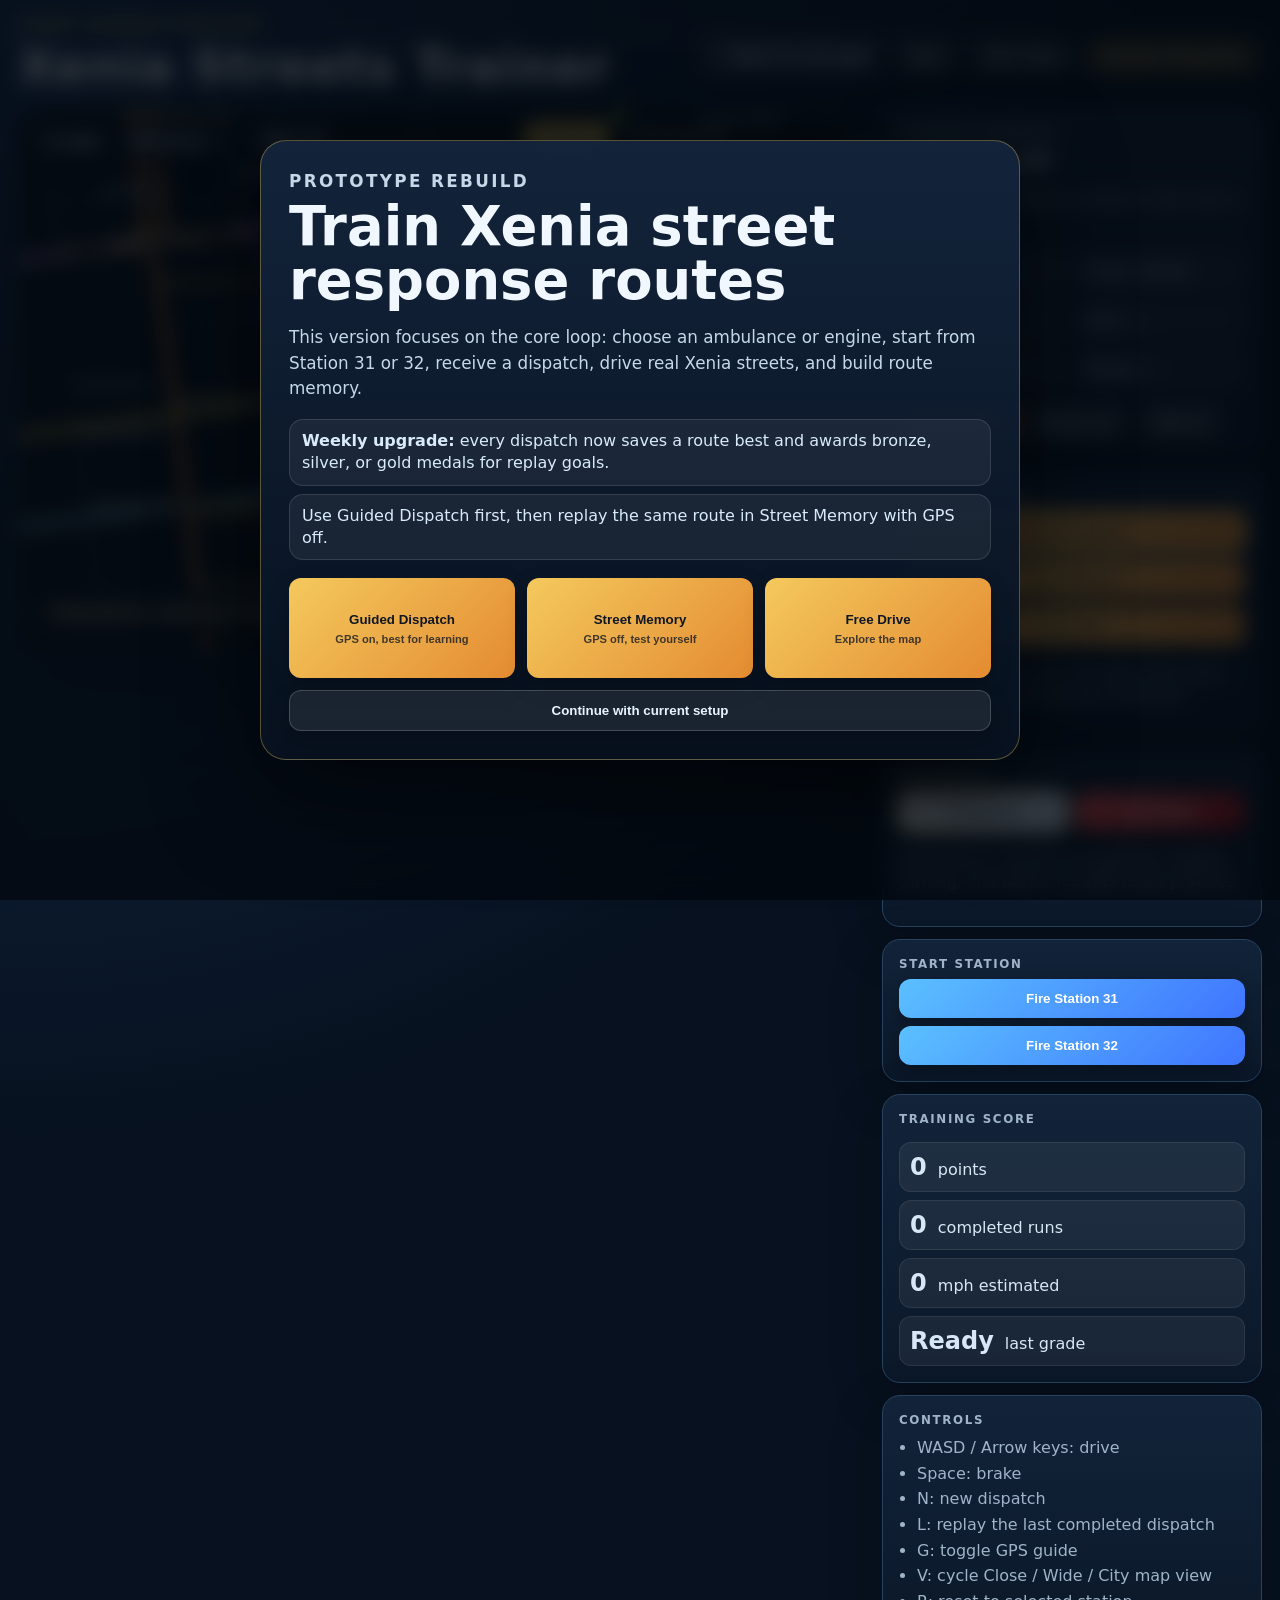
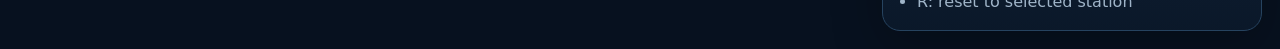
<file: xenia-fire-trainer/index.html>
<!doctype html>
<html lang="en">
<head>
  <meta charset="utf-8" />
  <meta name="viewport" content="width=device-width, initial-scale=1, viewport-fit=cover" />
  <meta name="description" content="Xenia Streets Trainer is a DID Games route-learning simulator for practicing ambulance and fire engine dispatch runs on Xenia streets." />
  <title>Xenia Streets Trainer | DID Games</title>
  <link rel="stylesheet" href="styles.css" />
</head>
<body>
  <div class="app">
    <header class="topbar">
      <div>
        <p class="eyebrow">Street learning simulator</p>
        <h1>Xenia Streets Trainer</h1>
      </div>
      <div class="top-actions">
        <a class="arcade-link" href="../" aria-label="Back to DID Games arcade">← Back to Arcade</a>
        <button class="ghost" id="menuBtn" type="button" aria-label="Open training menu">Menu</button>
        <button class="ghost" id="zoomBtn" type="button" aria-label="Change map view, currently Close">View: Close</button>
        <div class="status-pill" id="modePill">Free Drive</div>
      </div>
    </header>

    <main class="layout">
      <section class="map-panel">
        <canvas id="game" width="1280" height="820" aria-label="Xenia emergency vehicle driving trainer"></canvas>
        <div class="drive-hud" aria-label="Driving status">
          <span id="hudSpeed">0 mph</span>
          <span id="hudDistance">Distance —</span>
          <span id="hudGps">GPS On</span>
        </div>
        <button class="minimap-toggle" id="minimapToggle" aria-label="Hide minimap" aria-pressed="true">Hide Map</button>
        <canvas id="minimap" width="230" height="170" aria-label="Training minimap"></canvas>
        <div class="toast" id="toast" role="status">Ready for training</div>
        <div class="touch-controls" aria-label="Touch driving controls" aria-hidden="false">
          <div class="dpad" aria-label="Steering and throttle">
            <button data-key="ArrowUp" type="button" aria-label="Accelerate">▲</button>
            <button data-key="ArrowLeft" type="button" aria-label="Steer left">◀</button>
            <button data-key="ArrowDown" type="button" aria-label="Reverse">▼</button>
            <button data-key="ArrowRight" type="button" aria-label="Steer right">▶</button>
          </div>
          <div class="actions">
            <button data-key="Space" class="brake-button" type="button" aria-label="Brake">Brake</button>
            <button id="touchDispatch" type="button" aria-label="Start a new dispatch call">Dispatch</button>
            <button id="touchReset" type="button" aria-label="Reset vehicle to the selected station">Reset</button>
            <button id="touchGps" type="button" aria-label="Toggle GPS route guide" aria-pressed="true">GPS On</button>
            <button id="touchZoom" type="button" aria-label="Change map view, currently Close">View: Close</button>
          </div>
        </div>
      </section>

      <aside class="side-panel">
        <section class="card dispatch-card">
          <p class="label">Current Dispatch</p>
          <h2 id="dispatchTitle">No active call</h2>
          <p id="dispatchText">Pick a mode, choose a station, then start a dispatch run.</p>
          <div class="call-meta">
            <span id="distanceText">Distance: —</span>
            <span id="timerText">Timer: 00:00</span>
            <span id="gpsText">GPS: On</span>
            <span id="bestText">Best: —</span>
            <span id="routeBestText">Route best: —</span>
            <span id="medalText">Medal: —</span>
          </div>
          <div class="button-row">
            <button id="newCallBtn" type="button">New Dispatch</button>
            <button class="ghost" id="replayCallBtn" type="button" disabled>Replay Last</button>
            <button class="ghost" id="gpsBtn" type="button" aria-pressed="true">Toggle GPS</button>
          </div>
        </section>

        <section class="card mode-card">
          <p class="label">Training Mode</p>
          <div class="mode-buttons">
            <button data-mode="guided">Guided Dispatch</button>
            <button data-mode="memory">Street Memory</button>
            <button data-mode="free">Free Drive</button>
          </div>
          <p id="modeDescription">Guided Dispatch starts with GPS on so you can learn the route.</p>
        </section>

        <section class="card vehicle-card">
          <p class="label">Apparatus</p>
          <div class="vehicle-buttons">
            <button data-vehicle="ambulance">Ambulance</button>
            <button data-vehicle="engine">Fire Engine</button>
          </div>
          <p id="vehicleDescription">Choose Ambulance for faster EMS response or Fire Engine for heavier apparatus training.</p>
        </section>

        <section class="card">
          <p class="label">Start Station</p>
          <div id="stationButtons" class="station-buttons"></div>
        </section>

        <section class="card stats">
          <p class="label">Training Score</p>
          <div><strong id="scoreText">0</strong><span> points</span></div>
          <div><strong id="runsText">0</strong><span> completed runs</span></div>
          <div><strong id="speedText">0</strong><span> mph estimated</span></div>
          <div><strong id="gradeText">Ready</strong><span> last grade</span></div>
        </section>

        <section class="card help">
          <p class="label">Controls</p>
          <ul>
            <li>WASD / Arrow keys: drive</li>
            <li>Space: brake</li>
            <li>N: new dispatch</li>
            <li>L: replay the last completed dispatch</li>
            <li>G: toggle GPS guide</li>
            <li>V: cycle Close / Wide / City map view</li>
            <li>R: reset to selected station</li>
          </ul>
        </section>
      </aside>
    </main>
  </div>

  <div class="overlay" id="startOverlay">
    <div class="start-card">
      <p class="eyebrow">Prototype rebuild</p>
      <h2>Train Xenia street response routes</h2>
      <p>This version focuses on the core loop: choose an ambulance or engine, start from Station 31 or 32, receive a dispatch, drive real Xenia streets, and build route memory.</p>
      <ul class="quick-tips" aria-label="Training tips">
        <li><strong>Weekly upgrade:</strong> every dispatch now saves a route best and awards bronze, silver, or gold medals for replay goals.</li>
        <li>Use Guided Dispatch first, then replay the same route in Street Memory with GPS off.</li>
      </ul>
      <div class="start-grid">
        <button data-start-mode="guided">Guided Dispatch<br><small>GPS on, best for learning</small></button>
        <button data-start-mode="memory">Street Memory<br><small>GPS off, test yourself</small></button>
        <button data-start-mode="free">Free Drive<br><small>Explore the map</small></button>
      </div>
      <button class="ghost full" id="closeOverlayBtn">Continue with current setup</button>
    </div>
  </div>

  <script src="game.js"></script>
</body>
</html>
</file>
<file: prince-castpeun/style.css>
:root {
  color-scheme: dark;
  font-family: Inter, ui-sans-serif, system-ui, -apple-system, BlinkMacSystemFont, "Segoe UI", sans-serif;
  background: #07101f;
  color: #f7fbff;
}

* { box-sizing: border-box; }
html, body { margin: 0; min-height: 100%; overflow: hidden; }
body {
  background: radial-gradient(circle at 20% 8%, rgba(102,232,255,.2), transparent 34vw), linear-gradient(180deg, #07101f, #0d1325 58%, #06070d);
  touch-action: none;
  user-select: none;
}
button { font: inherit; }

.back-home {
  position: fixed;
  top: max(10px, env(safe-area-inset-top));
  left: max(10px, env(safe-area-inset-left));
  z-index: 60;
  border-radius: 999px;
  padding: 9px 12px;
  color: #061006;
  background: #1ed760;
  box-shadow: 0 10px 28px rgba(0,0,0,.35);
  font-size: 13px;
  font-weight: 900;
  text-decoration: none;
}

#game-shell { position: relative; width: 100vw; height: 100vh; overflow: hidden; background: #06101d; }
#game { display: block; width: 100%; height: 100%; image-rendering: auto; }

.hud {
  position: absolute;
  inset: max(12px, env(safe-area-inset-top)) 12px auto 72px;
  z-index: 20;
  display: grid;
  grid-template-columns: minmax(140px, 1fr) repeat(4, minmax(64px, 92px));
  gap: 8px;
  pointer-events: none;
}
.brand, .stat, .message, .boss-bar, .start-card {
  border: 1px solid rgba(255,255,255,.16);
  background: rgba(8, 16, 32, .78);
  box-shadow: 0 12px 34px rgba(0,0,0,.3);
  backdrop-filter: blur(12px);
}
.brand, .stat { border-radius: 16px; padding: 10px 12px; }
.brand b { display:block; font-size: 18px; letter-spacing: -.03em; }
.brand span, .stat small, .hint { color: #b9c8e8; font-size: 12px; }
.stat b { display:block; color: #fff; font-size: 20px; }

.boss-bar {
  position: absolute;
  top: 78px;
  left: 50%;
  z-index: 21;
  display: none;
  width: min(520px, calc(100vw - 28px));
  transform: translateX(-50%);
  border-radius: 16px;
  padding: 9px 12px;
}
.boss-bar strong { display:flex; justify-content:space-between; color:#ffd166; font-size:12px; text-transform:uppercase; letter-spacing:.12em; }
.boss-bar i { display:block; height: 11px; margin-top: 7px; overflow:hidden; border-radius:999px; background: rgba(255,255,255,.14); }
.boss-bar span span, #bossMeter { display:block; height:100%; width:100%; background: linear-gradient(90deg, #ff5d73, #ffd166); }

.message {
  position: absolute;
  left: 50%;
  bottom: 104px;
  z-index: 22;
  width: min(560px, calc(100vw - 24px));
  transform: translateX(-50%);
  border-radius: 16px;
  padding: 11px 14px;
  color: #edf6ff;
  text-align: center;
  font-weight: 800;
}

.overlay {
  position:absolute;
  inset:0;
  z-index:50;
  display:grid;
  place-items:center;
  padding: 20px;
  background: radial-gradient(circle at 50% 34%, rgba(30,215,96,.16), transparent 34vw), rgba(4,8,16,.72);
}
.overlay.hidden { display:none; }
.start-card {
  width: min(560px, 100%);
  border-radius: 28px;
  padding: 28px;
  text-align: center;
}
.kicker { margin:0 0 10px; color:#66e8ff; font-size:12px; font-weight:900; letter-spacing:.16em; text-transform:uppercase; }
h1 { margin:0; font-size: clamp(42px, 10vw, 82px); line-height:.9; letter-spacing:-.07em; }
.start-card p:not(.kicker) { color:#d8e4ff; line-height:1.5; }
.quick-tips {
  display: grid;
  gap: 7px;
  margin: 16px auto 12px;
  padding: 0;
  max-width: 440px;
  list-style: none;
  color: #eaf2ff;
  text-align: left;
}
.quick-tips li {
  border: 1px solid rgba(255,255,255,.13);
  border-radius: 14px;
  padding: 9px 11px;
  background: rgba(255,255,255,.06);
  font-size: 13px;
  font-weight: 800;
}
#startBtn {
  width: min(260px, 100%);
  margin-top: 8px;
  border:0;
  border-radius:999px;
  padding: 14px 18px;
  background:#1ed760;
  color:#061006;
  font-weight: 1000;
  cursor:pointer;
}

#touch-controls {
  position:absolute;
  inset: auto max(12px, env(safe-area-inset-right)) max(16px, env(safe-area-inset-bottom)) max(12px, env(safe-area-inset-left));
  z-index:30;
  display:none;
  grid-template-columns: 156px 1fr;
  gap: 12px;
  align-items:end;
  pointer-events:none;
}
.touch-pad, .touch-actions { display:grid; gap: 6px; pointer-events:auto; }
.touch-pad { grid-template-columns: repeat(3, 48px); grid-template-rows: repeat(3, 48px); }
.touch-actions { justify-self:end; grid-template-columns: 92px; }
#touch-controls button {
  min-height:48px;
  border: 1px solid rgba(255,255,255,.22);
  border-radius: 999px;
  background: rgba(8,16,32,.82);
  color: #fff;
  box-shadow: 0 8px 22px rgba(0,0,0,.35);
  font-weight: 1000;
  touch-action: none;
}
.touch-pad {
  border-radius: 28px;
  padding: 4px;
  background: radial-gradient(circle at 50% 50%, rgba(30,215,96,.22), rgba(8,16,32,.28) 56%, rgba(8,16,32,.68));
}
.touch-pad button { background: rgba(8,16,32,.66); }
.touch-pad.is-active,
.touch-actions button.is-pressed {
  border-color: rgba(30,215,96,.72);
  box-shadow: 0 0 0 3px rgba(30,215,96,.18), 0 10px 24px rgba(0,0,0,.38);
}
.touch-actions button.is-pressed {
  transform: translateY(2px) scale(.97);
}
.touch-actions button:first-child { min-height: 72px; background:#1ed760; color:#061006; }

@media (max-width: 820px), (pointer: coarse) {
  #touch-controls { display:grid; }
  .hud { inset: max(8px, env(safe-area-inset-top)) 8px auto 62px; grid-template-columns: 1fr repeat(2, 58px); gap: 5px; }
  .brand { grid-column: 1 / 2; }
  .stat { padding: 7px; border-radius: 12px; }
  .stat:nth-of-type(3), .stat:nth-of-type(4) { display:none; }
  .brand b { font-size: 14px; }
  .brand span, .stat small { font-size: 10px; }
  .stat b { font-size: 15px; }
  .boss-bar { top: 62px; }
  .message { bottom: 126px; padding: 8px 10px; font-size: 12px; }
}

@media (max-width: 480px) {
  #touch-controls { grid-template-columns: 144px 1fr; gap: 8px; }
  .touch-pad { grid-template-columns: repeat(3, 42px); grid-template-rows: repeat(3, 42px); }
  #touch-controls button { min-height: 40px; font-size: 12px; }
  .touch-actions { grid-template-columns: 74px; }
  .touch-actions button:first-child { min-height: 64px; }
  .start-card { padding: 22px 18px; }
}
</file>
<file: stormfall/styles.css>
:root {
  color-scheme: dark;
  font-family:
    Inter, ui-sans-serif, system-ui, -apple-system, BlinkMacSystemFont, "Segoe UI",
    sans-serif;
  background: #151714;
  color: #f2efe6;
}

* {
  box-sizing: border-box;
}

body {
  margin: 0;
  min-height: 100vh;
  display: grid;
  place-items: center;
  background:
    radial-gradient(circle at 20% 15%, rgba(151, 189, 168, 0.18), transparent 28rem),
    linear-gradient(135deg, #121512, #25231d 48%, #161a1c);
  touch-action: none;
  user-select: none;
  -webkit-user-select: none;
  -webkit-touch-callout: none;
}

button {
  border: 1px solid rgba(255, 255, 255, 0.2);
  border-radius: 6px;
  padding: 0.75rem 1rem;
  color: #fff8ec;
  background: #3e644e;
  font: inherit;
  font-weight: 700;
  cursor: pointer;
  -webkit-tap-highlight-color: transparent;
}

button:hover,
button:focus-visible {
  background: #4f7e62;
}

.back-home {
  position: fixed;
  top: max(14px, env(safe-area-inset-top));
  left: max(14px, env(safe-area-inset-left));
  z-index: 20;
  border-radius: 999px;
  padding: 0.65rem 0.9rem;
  color: #07120a;
  background: #1ed760;
  box-shadow: 0 10px 30px rgba(0, 0, 0, 0.35);
  font-weight: 900;
  text-decoration: none;
}

.back-home:hover,
.back-home:focus-visible {
  transform: translateY(-1px);
  background: #5af08d;
}

#shell {
  position: relative;
  width: min(100vw, calc(100vh * 16 / 9), 1280px);
  aspect-ratio: 16 / 9;
  max-height: 100vh;
  background: #0b0d0c;
  overflow: hidden;
}

#game {
  width: 100%;
  height: 100%;
  display: block;
  image-rendering: pixelated;
}

.overlay {
  position: absolute;
  inset: 0;
  display: grid;
  place-items: center;
  padding: 2rem;
  background:
    linear-gradient(rgba(12, 15, 13, 0.55), rgba(12, 15, 13, 0.78)),
    url("data:image/svg+xml,%3Csvg width='160' height='160' xmlns='http://www.w3.org/2000/svg'%3E%3Cpath d='M80 6c22 14 36 37 36 62 0 31-20 58-50 70 15-18 19-40 12-64C73 52 59 35 38 24c15-18 29-24 42-18Z' fill='%23ffffff' fill-opacity='.06'/%3E%3C/svg%3E");
}

.overlay.hidden {
  display: none;
}

.panel {
  width: min(44rem, 100%);
  padding: 2rem;
  border: 1px solid rgba(255, 255, 255, 0.16);
  border-radius: 8px;
  background: rgba(21, 25, 22, 0.92);
  box-shadow: 0 24px 90px rgba(0, 0, 0, 0.55);
}

.kicker {
  margin: 0 0 0.25rem;
  color: #9fd3b2;
  text-transform: uppercase;
  letter-spacing: 0.18em;
  font-size: 0.78rem;
  font-weight: 800;
}

h1 {
  margin: 0;
  font-size: clamp(2.25rem, 7vw, 5rem);
  line-height: 0.95;
  letter-spacing: 0;
}

.panel p:not(.kicker) {
  margin: 1rem 0 1.25rem;
  max-width: 38rem;
  color: #d8d2c4;
  line-height: 1.55;
}

.actions {
  display: flex;
  gap: 0.75rem;
  flex-wrap: wrap;
}

.help {
  display: none;
  margin-top: 1rem;
  padding-top: 1rem;
  border-top: 1px solid rgba(255, 255, 255, 0.15);
  color: #d8d2c4;
  line-height: 1.7;
}

.help.visible {
  display: block;
}

.touch-controls {
  position: absolute;
  inset: auto max(1rem, env(safe-area-inset-right)) max(1rem, env(safe-area-inset-bottom)) max(1rem, env(safe-area-inset-left));
  z-index: 6;
  display: none;
  grid-template-columns: 9rem 1fr;
  gap: 1rem;
  align-items: end;
  pointer-events: none;
  user-select: none;
  -webkit-user-select: none;
  -webkit-touch-callout: none;
}

.touch-pad,
.touch-actions {
  display: grid;
  gap: 0.42rem;
  pointer-events: auto;
}

.touch-pad {
  grid-template-columns: repeat(3, 2.6rem);
  grid-template-rows: repeat(3, 2.6rem);
}

.touch-actions {
  justify-self: end;
  grid-template-columns: repeat(3, minmax(4.4rem, 1fr));
  max-width: 19rem;
}

.touch-controls button {
  min-width: 2.75rem;
  min-height: 2.75rem;
  border-radius: 999px;
  background: rgba(15, 20, 16, 0.78);
  box-shadow: 0 10px 24px rgba(0, 0, 0, 0.32);
  backdrop-filter: blur(10px);
  touch-action: none;
  user-select: none;
  -webkit-user-select: none;
  -webkit-touch-callout: none;
  -webkit-tap-highlight-color: transparent;
}

.touch-controls button:active,
.touch-controls button.is-pressed {
  transform: translateY(2px) scale(0.96);
  background: rgba(95, 145, 109, 0.92);
  box-shadow: 0 4px 12px rgba(0, 0, 0, 0.36);
}

.touch-actions button:nth-child(2) {
  background: #1ed760;
  color: #07120a;
}

.touch-actions button:nth-child(2):active,
.touch-actions button:nth-child(2).is-pressed {
  background: #5af08d;
}

@media (max-width: 820px), (pointer: coarse) {
  .touch-controls { display: grid; }
  .back-home { opacity: 0.76; }
}

@media (max-width: 540px) {
  body { align-items: start; padding-top: calc(2.7rem + env(safe-area-inset-top)); }
  #shell { width: 100vw; height: calc(100vh - 2.7rem); max-height: none; aspect-ratio: auto; }
  .panel { padding: 1rem; max-height: calc(100vh - 5rem - env(safe-area-inset-top)); overflow: auto; }
  .touch-controls { grid-template-columns: 9rem 1fr; inset: auto max(.5rem, env(safe-area-inset-right)) calc(.5rem + env(safe-area-inset-bottom)) max(.5rem, env(safe-area-inset-left)); gap: .45rem; }
  .touch-pad { grid-template-columns: repeat(3, 2.75rem); grid-template-rows: repeat(3, 2.75rem); gap: .28rem; }
  .touch-actions { grid-template-columns: repeat(2, minmax(4.35rem, 1fr)); max-width: 9.1rem; gap: .28rem; }
  .touch-actions button:first-child { grid-column: 1 / -1; }
  .touch-controls button { min-height: 2.75rem; padding: .42rem .5rem; font-size: .78rem; }
}
</file>
<file: xenia-fire-trainer/styles.css>
:root { color-scheme: dark; --bg:#07111f; --panel:#0e1b2e; --panel2:#13243b; --line:#26435f; --text:#f1f7ff; --muted:#9fb4c8; --gold:#f4c95d; --red:#ff5c5c; --green:#55d68b; --blue:#5bc0ff; }
* { box-sizing: border-box; }
html, body, canvas, button, .touch-controls, .touch-controls * {
  -webkit-user-select: none;
  user-select: none;
  -webkit-touch-callout: none;
  -webkit-tap-highlight-color: transparent;
}
body { margin:0; font-family: Inter, system-ui, -apple-system, Segoe UI, sans-serif; background: radial-gradient(circle at top left, #173458, var(--bg) 55%); color:var(--text); min-height:100vh; overscroll-behavior:none; }
.app { width:min(1500px, 100vw); margin:0 auto; padding:18px; }
.topbar { display:flex; justify-content:space-between; align-items:center; gap:16px; margin-bottom:14px; }
h1 { margin:0; letter-spacing:.02em; font-size:clamp(1.8rem, 4vw, 3rem); }
.eyebrow,.label { color:var(--gold); text-transform:uppercase; letter-spacing:.14em; font-weight:800; font-size:.74rem; margin:0 0 6px; }
.top-actions,.button-row { display:flex; gap:10px; align-items:center; flex-wrap:wrap; }
.status-pill { border:1px solid rgba(244,201,93,.65); color:var(--gold); padding:10px 14px; border-radius:999px; background:rgba(244,201,93,.1); font-weight:800; white-space:nowrap; }
.layout { display:grid; grid-template-columns:minmax(0,1fr) 380px; gap:16px; align-items:start; }
.map-panel { position:relative; background:#081321; border:1px solid var(--line); border-radius:22px; overflow:hidden; box-shadow:0 25px 80px rgba(0,0,0,.35); }
canvas#game { display:block; width:100%; height:auto; max-height:calc(100vh - 130px); background:#09131d; touch-action:none; }
#minimap { position:absolute; top:14px; right:14px; width:230px; height:170px; border:1px solid rgba(255,255,255,.25); border-radius:14px; background:rgba(6,15,26,.88); box-shadow:0 12px 35px rgba(0,0,0,.35); }
.map-panel.minimap-collapsed #minimap { display:none; }
.drive-hud { position:absolute; top:14px; left:14px; display:flex; gap:8px; flex-wrap:wrap; max-width:calc(100% - 280px); pointer-events:none; }
.drive-hud span { padding:8px 10px; border-radius:999px; background:rgba(7,17,31,.86); border:1px solid rgba(255,255,255,.16); color:#f1f7ff; font-weight:900; box-shadow:0 8px 24px rgba(0,0,0,.25); }
.minimap-toggle { position:absolute; top:14px; right:258px; z-index:2; padding:9px 12px; background:rgba(244,201,93,.92); }
.toast { position:absolute; left:16px; bottom:16px; max-width:min(620px, calc(100% - 32px)); padding:12px 14px; border-radius:14px; border:1px solid rgba(244,201,93,.4); background:rgba(7,17,31,.88); color:#f8e8b0; font-weight:800; opacity:.96; transform:translateY(0); transition:opacity .25s, transform .25s; }
.toast.hidden { opacity:0; transform:translateY(12px); pointer-events:none; }
.side-panel { display:grid; gap:12px; }
.card { background:linear-gradient(180deg, rgba(19,36,59,.96), rgba(11,24,42,.96)); border:1px solid var(--line); border-radius:18px; padding:16px; box-shadow:0 16px 50px rgba(0,0,0,.25); }
.card h2 { margin:0 0 8px; font-size:1.25rem; }
.card p { color:var(--muted); line-height:1.45; }
.call-meta { display:grid; grid-template-columns:1fr 1fr; gap:8px; margin:12px 0; }
.call-meta span,.stats div { background:rgba(255,255,255,.06); border:1px solid rgba(255,255,255,.08); border-radius:12px; padding:10px; color:#d8e7f5; }
button { border:0; border-radius:12px; background:linear-gradient(135deg, var(--gold), #e48b32); color:#101722; font-weight:900; padding:12px 14px; cursor:pointer; box-shadow:0 8px 20px rgba(0,0,0,.25); }
button:hover { filter:brightness(1.08); }
button.ghost { color:#e7f4ff; border:1px solid rgba(255,255,255,.18); background:rgba(255,255,255,.08); }
.arcade-link { display:inline-flex; align-items:center; justify-content:center; min-height:43px; padding:10px 14px; border-radius:12px; color:#e7f4ff; border:1px solid rgba(255,255,255,.18); background:rgba(255,255,255,.08); text-decoration:none; font-weight:900; box-shadow:0 8px 20px rgba(0,0,0,.25); white-space:nowrap; }
.arcade-link:hover { filter:brightness(1.08); transform:translateY(-1px); }
button.full { width:100%; margin-top:12px; }
.station-buttons,.mode-buttons,.vehicle-buttons { display:grid; gap:8px; }
.station-buttons button { background:linear-gradient(135deg, #5bc0ff, #3f75ff); color:white; }
.mode-buttons { grid-template-columns:1fr; }
.mode-buttons button.active,.vehicle-buttons button.active { outline:2px solid var(--gold); box-shadow:0 0 0 4px rgba(244,201,93,.16); }
.vehicle-buttons { grid-template-columns:1fr 1fr; }
.vehicle-buttons button[data-vehicle="ambulance"] { background:linear-gradient(135deg, #f7fbff, #d9ecff); color:#10233a; }
.vehicle-buttons button[data-vehicle="engine"] { background:linear-gradient(135deg, #ff5c5c, #a90f1a); color:white; }
.stats { display:grid; gap:8px; }
.stats strong { font-size:1.5rem; margin-right:6px; }
ul { margin:0; padding-left:18px; color:var(--muted); line-height:1.6; }
.touch-controls { display:none; position:absolute; inset:auto 18px max(24px, calc(env(safe-area-inset-bottom, 0px) + 12px)) 18px; justify-content:space-between; align-items:flex-end; pointer-events:none; touch-action:none; -webkit-user-select:none; user-select:none; -webkit-touch-callout:none; }
.touch-controls button { pointer-events:auto; min-width:68px; min-height:62px; background:rgba(241,247,255,.90); color:#0b1522; border:1px solid rgba(255,255,255,.7); touch-action:none; -webkit-user-select:none; user-select:none; -webkit-touch-callout:none; font-size:1.05rem; transition:transform .08s ease, filter .08s ease, box-shadow .08s ease; }
.touch-controls button.is-pressed { transform:translateY(3px) scale(.96); filter:brightness(.88); box-shadow:inset 0 4px 12px rgba(0,0,0,.32), 0 0 0 3px rgba(91,192,255,.36); }
.dpad { display:grid; grid-template-columns:68px 68px 68px; grid-template-rows:62px 62px; gap:8px; align-items:center; }
.dpad button:first-child { grid-column:2; }
.dpad button:nth-child(2) { grid-column:1; grid-row:2; }
.dpad button:nth-child(3) { grid-column:2; grid-row:2; }
.dpad button:nth-child(4) { grid-column:3; grid-row:2; }
.actions { display:grid; gap:8px; align-content:end; }
.actions .brake-button { min-height:70px; background:linear-gradient(135deg, #ff6868, #b91525); color:white; }
.overlay { position:fixed; inset:0; display:grid; place-items:center; padding:20px; background:rgba(3,8,15,.78); backdrop-filter:blur(10px); z-index:10; }
.overlay.hidden { display:none; }
.start-card { width:min(760px, 100%); padding:28px; border-radius:26px; border:1px solid rgba(244,201,93,.35); background:linear-gradient(180deg, rgba(19,36,59,.98), rgba(7,17,31,.98)); box-shadow:0 30px 100px rgba(0,0,0,.55); }
.start-card h2 { margin:0 0 10px; font-size:clamp(2rem, 5vw, 3.4rem); line-height:1; }
.start-card p { color:#c5d8e8; font-size:1.05rem; line-height:1.5; }
.start-grid { display:grid; grid-template-columns:repeat(3,1fr); gap:12px; margin-top:18px; }
.start-grid button { min-height:100px; color:#101722; }
.start-grid small { display:block; margin-top:6px; font-weight:700; opacity:.78; }
.quick-tips { display:grid; gap:8px; margin:18px 0 0; padding:0; list-style:none; }
.quick-tips li { padding:10px 12px; border:1px solid rgba(255,255,255,.12); border-radius:14px; background:rgba(255,255,255,.06); color:#d9ebfb; line-height:1.4; }
@media (max-width: 980px) { .layout { grid-template-columns:1fr; } .side-panel { grid-template-columns:repeat(2, minmax(0,1fr)); } .dispatch-card,.mode-card,.vehicle-card { grid-column:1 / -1; } canvas#game { max-height:none; } }
@media (max-width: 720px), (pointer: coarse) { .app { padding:8px max(8px, env(safe-area-inset-right, 0px)) max(8px, env(safe-area-inset-bottom, 0px)) max(8px, env(safe-area-inset-left, 0px)); } .topbar { align-items:flex-start; margin-bottom:8px; } .topbar h1 { font-size:1.55rem; } .eyebrow { font-size:.62rem; } .top-actions { gap:7px; } .arcade-link { min-height:38px; padding:8px 10px; font-size:.86rem; } .status-pill { padding:8px 10px; font-size:.82rem; } .side-panel { grid-template-columns:1fr; } .help,.mode-card,.vehicle-card { display:none; } .touch-controls { display:flex; } canvas#game { min-height:68vh; object-fit:cover; } #minimap { width:120px; height:88px; top:54px; right:10px; } .minimap-toggle { top:12px; right:10px; padding:8px 10px; } .drive-hud { top:10px; left:10px; max-width:calc(100% - 72px); gap:5px; } .drive-hud span { padding:6px 8px; font-size:.78rem; } .toast { bottom:164px; } .start-grid { grid-template-columns:1fr; } .call-meta { grid-template-columns:1fr 1fr; } }
@media (max-width: 380px) { .touch-controls { inset-inline:10px; bottom:max(14px, calc(env(safe-area-inset-bottom, 0px) + 8px)); } .touch-controls button { min-width:56px; min-height:54px; padding:8px 9px; font-size:.9rem; } .dpad { grid-template-columns:56px 56px 56px; grid-template-rows:54px 54px; gap:6px; } .actions { gap:6px; } .actions .brake-button { min-height:58px; } .toast { bottom:142px; } }
</file>
